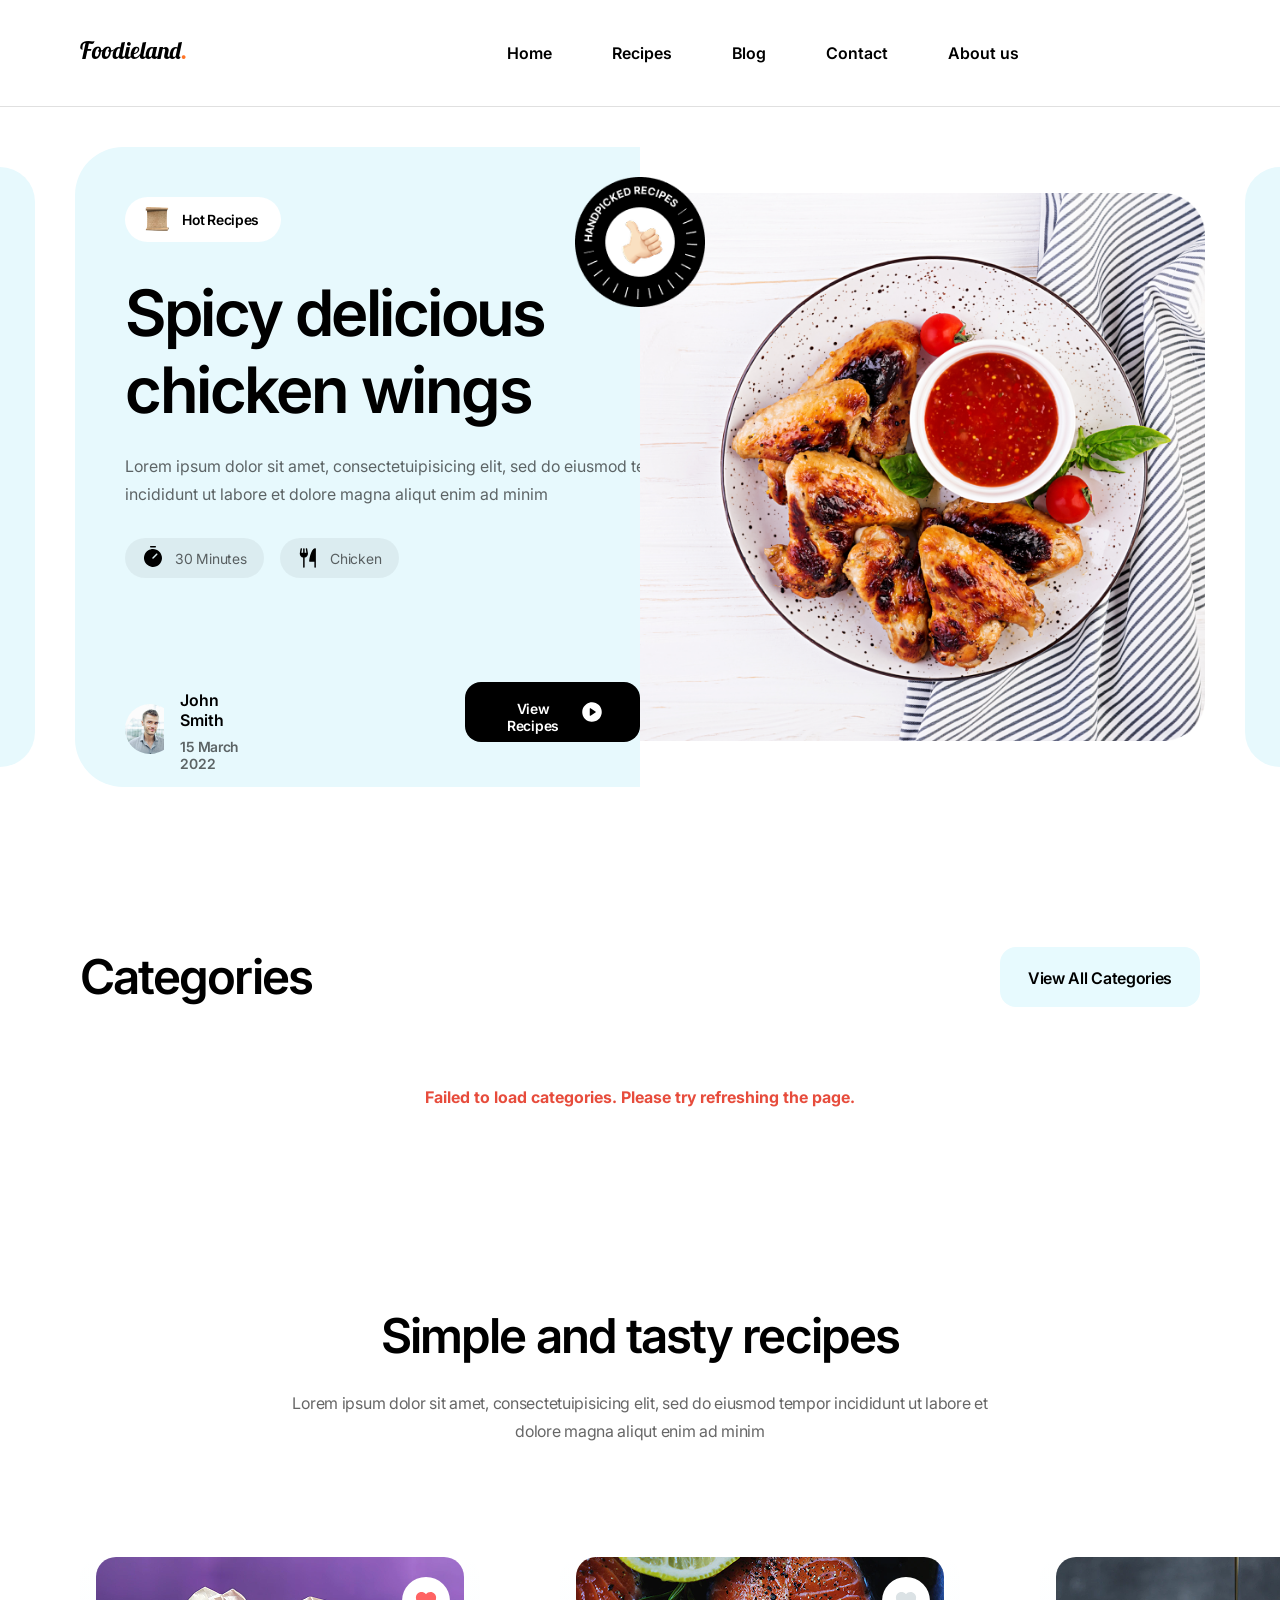
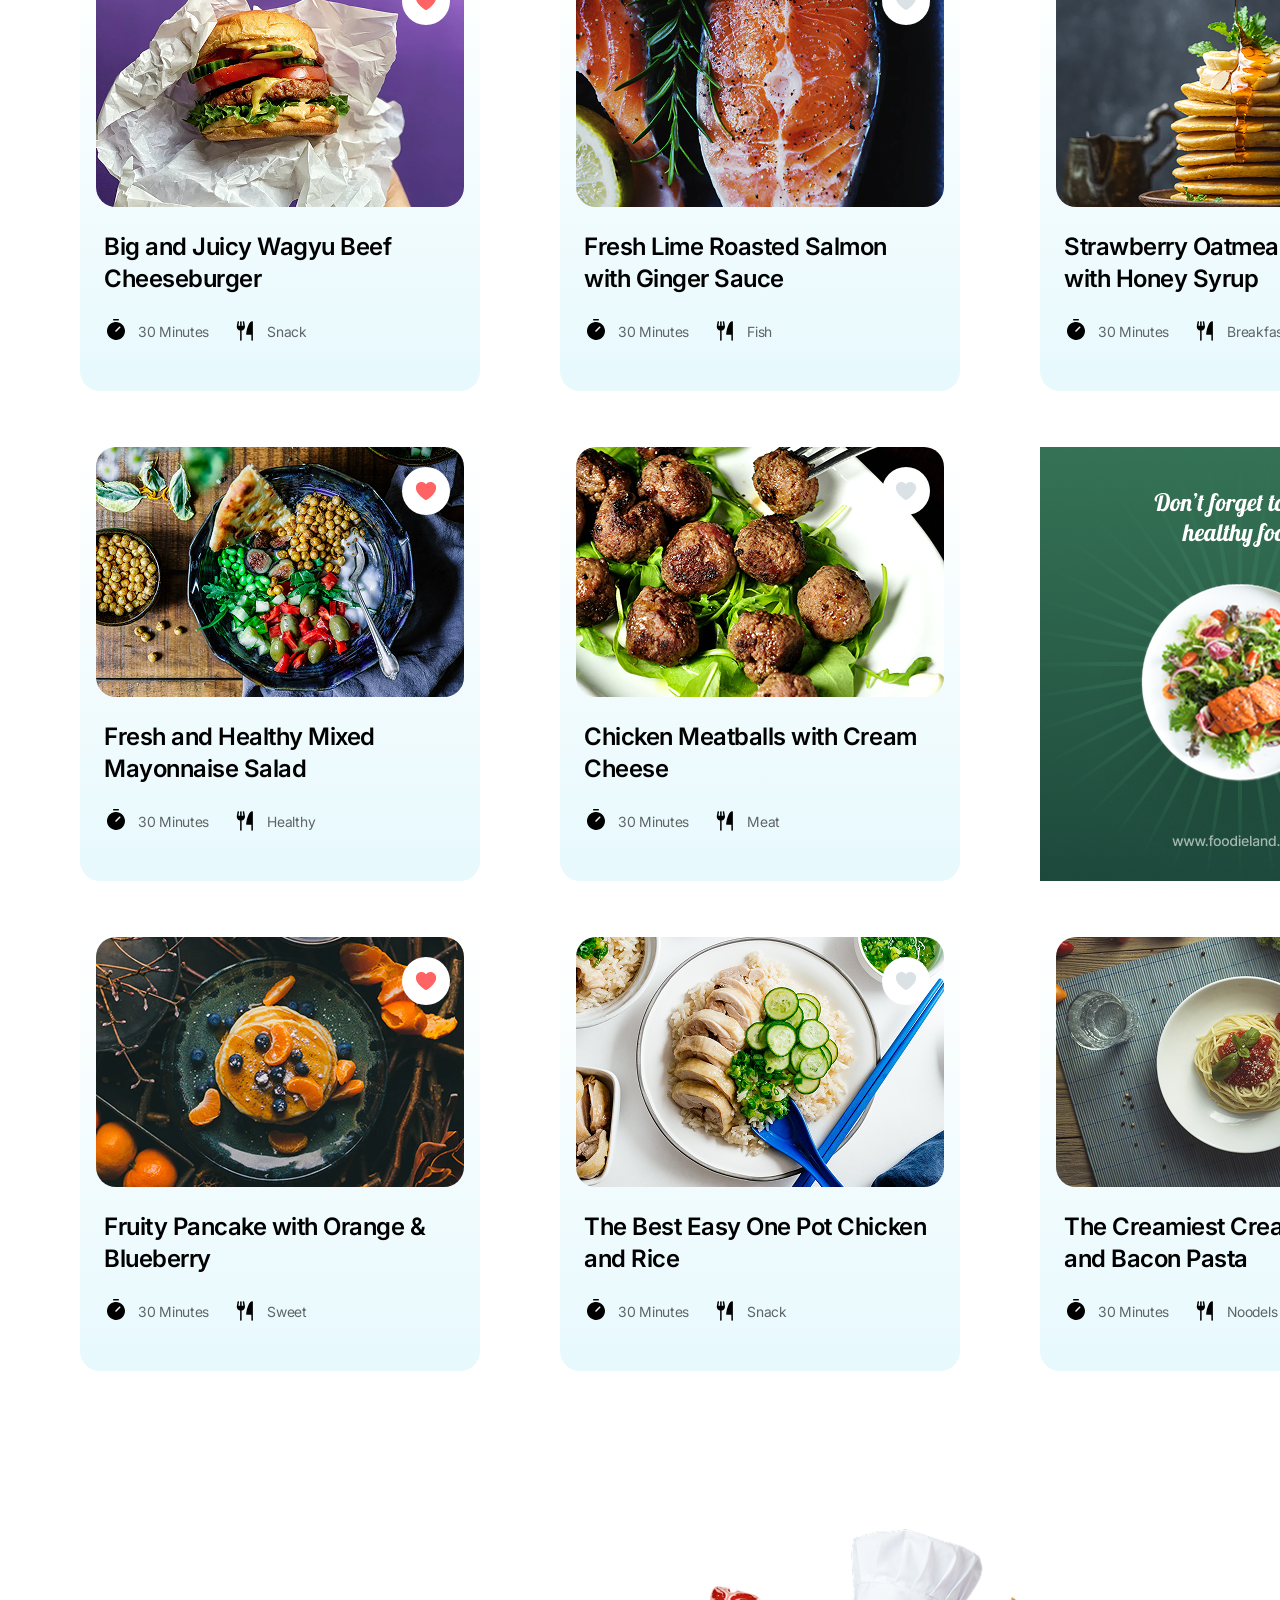
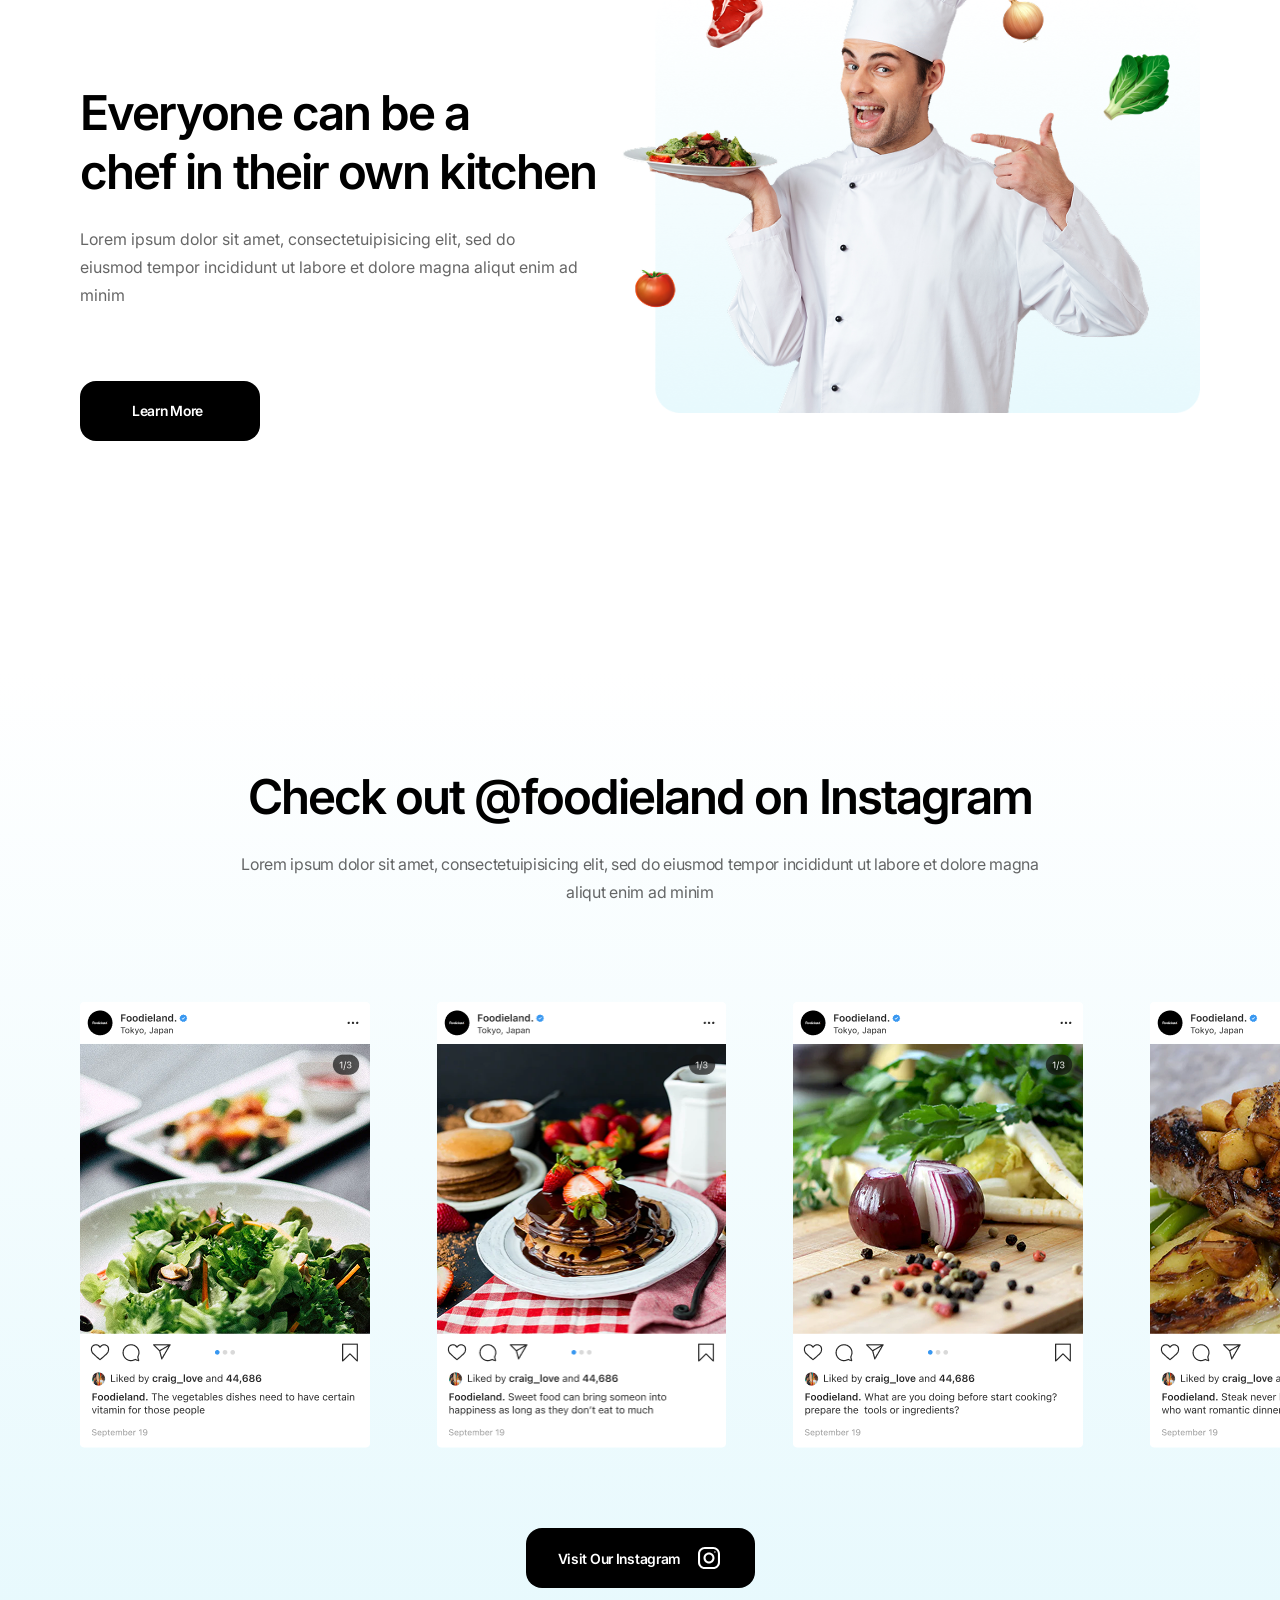
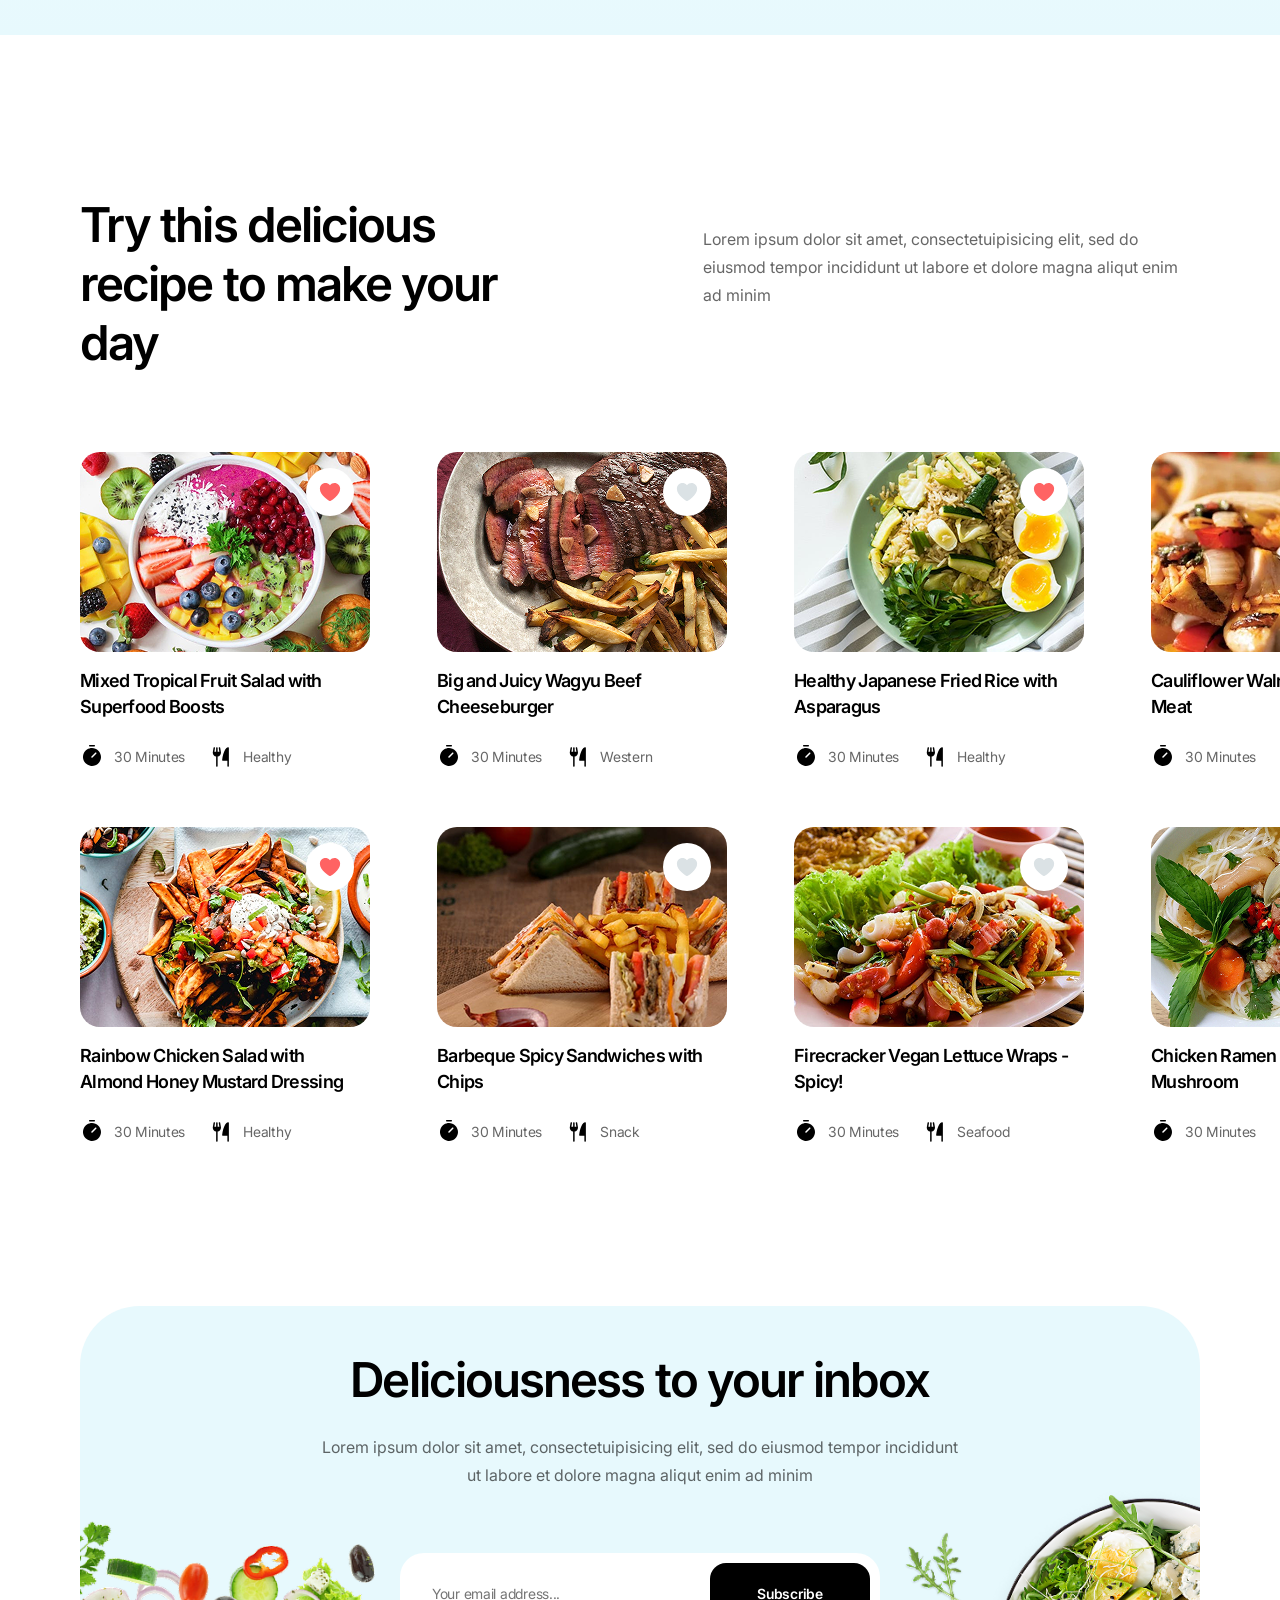
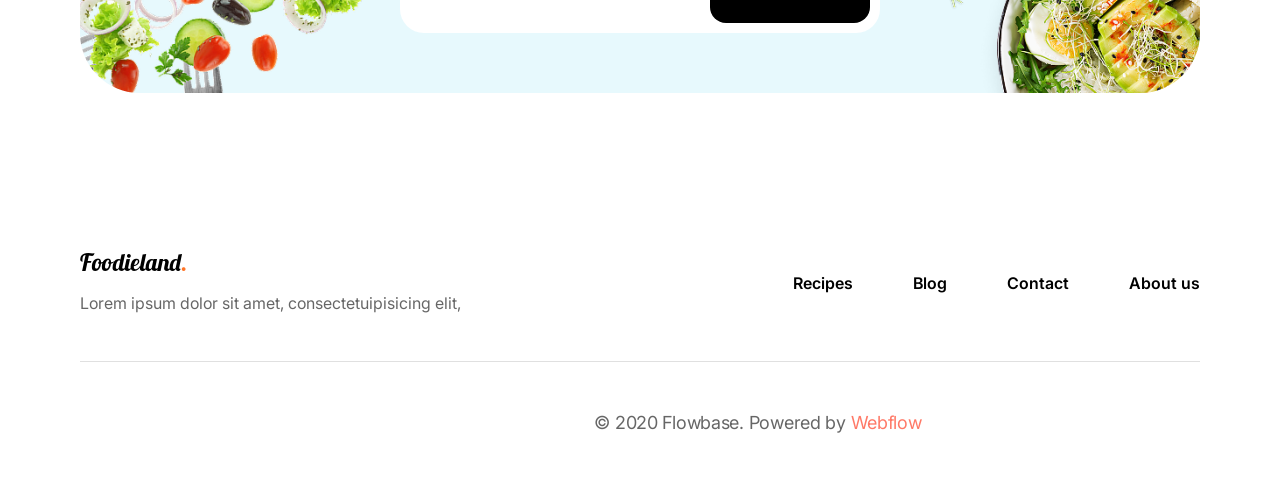
<file: index.html>
<!doctype html>
<html lang="en">
  <head>
    <meta charset="UTF-8" />
    <meta name="viewport" content="width=device-width, initial-scale=1.0" />
    <title>Home Page</title>
    <link rel="stylesheet" href="styles/common.css" />
    <link rel="stylesheet" href="styles/home_styles.css" />
  </head>

  <body>
    <header>
      <div class="container">
        <div class="logo">
          <span class="logo-text"
            >Foodieland<span class="logo-accent">.</span></span
          >
        </div>

        <nav class="nav-menu">
          <a href="index.html" data-page="index.html">Home</a>
          <a href="recipe.html" data-page="recipe.html">Recipes</a>
          <a href="blog.html" data-page="blog.html">Blog</a>
          <a href="contact.html" data-page="contact.html">Contact</a>
          <a href="about_us.html" data-page="about_us.html">About us</a>
          <div class="mobile-social-links">
            <a href="facebook.com">
              <img src="images/facebook.svg" alt="Facebook icon" />
            </a>
            <a href="x.com">
              <img src="images/twitter.svg" alt="X icon" />
            </a>
            <a href="Instagram.com">
              <img src="images/instagram.svg" alt="Instagram icon" />
            </a>
          </div>
        </nav>

        <div class="social-links">
          <a href="facebook.com">
            <img src="images/facebook.svg" alt="Facebook icon" />
          </a>
          <a href="x.com">
            <img src="images/twitter.svg" alt="X icon" />
          </a>
          <a href="Instagram.com">
            <img src="images/instagram.svg" alt="Instagram icon" />
          </a>
        </div>

        <div class="hamburger">
          <span class="bar"></span>
          <span class="bar"></span>
          <span class="bar"></span>
        </div>
      </div>
    </header>

    <main class="container">
      <section class="carousel">
        <div class="lside"></div>
        <div class="recipe-card">
          <div class="blue-section">
            <div class="topic">
              <img src="images/scroll.svg" />
              <h3>Hot Recipes</h3>
            </div>

            <div class="properties">
              <h3>Spicy delicious chicken wings</h3>
              <p>
                Lorem ipsum dolor sit amet, consectetuipisicing elit, sed do
                eiusmod tempor incididunt ut labore et dolore magna aliqut enim
                ad minim
              </p>
            </div>

            <div class="info">
              <div class="time">
                <img src="images/timer.svg" />
                <p>30 Minutes</p>
              </div>
              <div class="type">
                <img src="images/forkknife.svg" />
                <p>Chicken</p>
              </div>
            </div>

            <div class="card-bottom">
              <div class="profile">
                <div class="avatar"></div>
                <div class="publish">
                  <p class="author">John Smith</p>
                  <p class="date">15 March 2022</p>
                </div>
              </div>
              <button id="view-recipe-btn">
                <div>
                  <p>View Recipes</p>
                  <img src="images/play.svg" />
                </div>
              </button>
            </div>
          </div>

          <div class="food-section">
            <img
              src="images/plate.png"
              alt="Chicken wings on plate"
              class="plate"
            />
          </div>

          <img
            src="images/badge.png"
            alt="Handpicked recipes badge"
            class="badge"
          />
        </div>
        <div class="rside"></div>
      </section>

      <section class="categories">
        <div class="heading">
          <h3>Categories</h3>
          <a href="categories.html">View All Categories</a>
        </div>
        <div class="cat-list" id="category-list"></div>
      </section>

      <section class="recipes">
        <div class="attribution">
          <h1>Simple and tasty recipes</h1>
          <p>
            Lorem ipsum dolor sit amet, consectetuipisicing elit, sed do eiusmod
            tempor incididunt ut labore et dolore magna aliqut enim ad minim
          </p>
        </div>

        <div class="recipes-grid">
          <article>
            <a href="recipe.html">
              <div class="visual">
                <button class="btn-like">
                  <svg
                    width="48"
                    height="48"
                    viewBox="0 0 48 48"
                    fill="none"
                    xmlns="http://www.w3.org/2000/svg"
                  >
                    <circle cx="24" cy="24" r="24" fill="white" />
                    <g filter="url(#filter0_d_101_791)">
                      <path
                        d="M28.5022 15C27.6291 14.9985 26.7677 15.2008 25.9865 15.5907C25.2052 15.9807 24.5258 16.5475 24.0022 17.2462C23.293 16.3027 22.3051 15.606 21.1782 15.2548C20.0513 14.9036 18.8426 14.9157 17.7229 15.2894C16.6033 15.663 15.6295 16.3793 14.9393 17.3368C14.2492 18.2943 13.8776 19.4447 13.8772 20.625C13.8772 27.3621 23.2373 32.6813 23.6357 32.9044C23.7477 32.9671 23.8739 33 24.0022 33C24.1305 33 24.2567 32.9671 24.3687 32.9044C26.0902 31.8961 27.7059 30.7173 29.1914 29.3856C32.4665 26.438 34.1272 23.4905 34.1272 20.625C34.1255 19.1337 33.5323 17.7039 32.4778 16.6494C31.4233 15.5949 29.9935 15.0017 28.5022 15Z"
                        fill="#FF6363"
                      />
                    </g>
                  </svg>
                </button>
                <img src="images/r1.png" alt="Hamburger photo" />
              </div>
              <div class="title">
                <p>Big and Juicy Wagyu Beef Cheeseburger</p>
                <div class="info">
                  <div class="time">
                    <img src="images/timer.svg" />
                    <p>30 Minutes</p>
                  </div>
                  <div class="type">
                    <img src="images/forkknife.svg" />
                    <p>Snack</p>
                  </div>
                </div>
              </div>
            </a>
          </article>

          <article>
            <a href="recipe.html">
              <div class="visual">
                <button class="btn-like">
                  <svg
                    width="48"
                    height="48"
                    viewBox="0 0 48 48"
                    fill="none"
                    xmlns="http://www.w3.org/2000/svg"
                  >
                    <circle cx="24" cy="24" r="24" fill="white" />
                    <path
                      d="M28.5022 15C27.6291 14.9985 26.7677 15.2008 25.9865 15.5907C25.2052 15.9807 24.5258 16.5475 24.0022 17.2462C23.293 16.3027 22.3051 15.606 21.1782 15.2548C20.0513 14.9036 18.8426 14.9157 17.7229 15.2894C16.6033 15.663 15.6295 16.3793 14.9393 17.3368C14.2492 18.2943 13.8776 19.4447 13.8772 20.625C13.8772 27.3621 23.2373 32.6813 23.6357 32.9044C23.7477 32.9671 23.8739 33 24.0022 33C24.1305 33 24.2567 32.9671 24.3687 32.9044C26.0902 31.8961 27.7059 30.7173 29.1914 29.3856C32.4665 26.438 34.1272 23.4905 34.1272 20.625C34.1255 19.1337 33.5323 17.7039 32.4778 16.6494C31.4233 15.5949 29.9935 15.0017 28.5022 15Z"
                      fill="#DBE2E5"
                    />
                  </svg>
                </button>
                <img src="images/r2.png" alt="Salmon photo" />
              </div>
              <div class="title">
                <p>Fresh Lime Roasted Salmon with Ginger Sauce</p>
                <div class="info">
                  <div class="time">
                    <img src="images/timer.svg" />
                    <p>30 Minutes</p>
                  </div>
                  <div class="type">
                    <img src="images/forkknife.svg" />
                    <p>Fish</p>
                  </div>
                </div>
              </div>
            </a>
          </article>

          <article>
            <a href="recipe.html">
              <div class="visual">
                <button class="btn-like">
                  <svg
                    width="48"
                    height="48"
                    viewBox="0 0 48 48"
                    fill="none"
                    xmlns="http://www.w3.org/2000/svg"
                  >
                    <circle cx="24" cy="24" r="24" fill="white" />
                    <path
                      d="M28.5022 15C27.6291 14.9985 26.7677 15.2008 25.9865 15.5907C25.2052 15.9807 24.5258 16.5475 24.0022 17.2462C23.293 16.3027 22.3051 15.606 21.1782 15.2548C20.0513 14.9036 18.8426 14.9157 17.7229 15.2894C16.6033 15.663 15.6295 16.3793 14.9393 17.3368C14.2492 18.2943 13.8776 19.4447 13.8772 20.625C13.8772 27.3621 23.2373 32.6813 23.6357 32.9044C23.7477 32.9671 23.8739 33 24.0022 33C24.1305 33 24.2567 32.9671 24.3687 32.9044C26.0902 31.8961 27.7059 30.7173 29.1914 29.3856C32.4665 26.438 34.1272 23.4905 34.1272 20.625C34.1255 19.1337 33.5323 17.7039 32.4778 16.6494C31.4233 15.5949 29.9935 15.0017 28.5022 15Z"
                      fill="#DBE2E5"
                    />
                  </svg>
                </button>
                <img src="images/r3.png" alt="Pancake photo" />
              </div>
              <div class="title">
                <p>Strawberry Oatmeal Pancake with Honey Syrup</p>
                <div class="info">
                  <div class="time">
                    <img src="images/timer.svg" />
                    <p>30 Minutes</p>
                  </div>
                  <div class="type">
                    <img src="images/forkknife.svg" />
                    <p>Breakfast</p>
                  </div>
                </div>
              </div>
            </a>
          </article>

          <article>
            <a href="recipe.html">
              <div class="visual">
                <button class="btn-like">
                  <svg
                    width="48"
                    height="48"
                    viewBox="0 0 48 48"
                    fill="none"
                    xmlns="http://www.w3.org/2000/svg"
                  >
                    <circle cx="24" cy="24" r="24" fill="white" />
                    <g filter="url(#filter0_d_101_791)">
                      <path
                        d="M28.5022 15C27.6291 14.9985 26.7677 15.2008 25.9865 15.5907C25.2052 15.9807 24.5258 16.5475 24.0022 17.2462C23.293 16.3027 22.3051 15.606 21.1782 15.2548C20.0513 14.9036 18.8426 14.9157 17.7229 15.2894C16.6033 15.663 15.6295 16.3793 14.9393 17.3368C14.2492 18.2943 13.8776 19.4447 13.8772 20.625C13.8772 27.3621 23.2373 32.6813 23.6357 32.9044C23.7477 32.9671 23.8739 33 24.0022 33C24.1305 33 24.2567 32.9671 24.3687 32.9044C26.0902 31.8961 27.7059 30.7173 29.1914 29.3856C32.4665 26.438 34.1272 23.4905 34.1272 20.625C34.1255 19.1337 33.5323 17.7039 32.4778 16.6494C31.4233 15.5949 29.9935 15.0017 28.5022 15Z"
                        fill="#FF6363"
                      />
                    </g>
                  </svg>
                </button>
                <img src="images/r4.png" alt="Healthy food photo" />
              </div>
              <div class="title">
                <p>Fresh and Healthy Mixed Mayonnaise Salad</p>
                <div class="info">
                  <div class="time">
                    <img src="images/timer.svg" />
                    <p>30 Minutes</p>
                  </div>
                  <div class="type">
                    <img src="images/forkknife.svg" />
                    <p>Healthy</p>
                  </div>
                </div>
              </div>
            </a>
          </article>

          <article>
            <a href="recipe.html">
              <div class="visual">
                <button class="btn-like">
                  <svg
                    width="48"
                    height="48"
                    viewBox="0 0 48 48"
                    fill="none"
                    xmlns="http://www.w3.org/2000/svg"
                  >
                    <circle cx="24" cy="24" r="24" fill="white" />
                    <path
                      d="M28.5022 15C27.6291 14.9985 26.7677 15.2008 25.9865 15.5907C25.2052 15.9807 24.5258 16.5475 24.0022 17.2462C23.293 16.3027 22.3051 15.606 21.1782 15.2548C20.0513 14.9036 18.8426 14.9157 17.7229 15.2894C16.6033 15.663 15.6295 16.3793 14.9393 17.3368C14.2492 18.2943 13.8776 19.4447 13.8772 20.625C13.8772 27.3621 23.2373 32.6813 23.6357 32.9044C23.7477 32.9671 23.8739 33 24.0022 33C24.1305 33 24.2567 32.9671 24.3687 32.9044C26.0902 31.8961 27.7059 30.7173 29.1914 29.3856C32.4665 26.438 34.1272 23.4905 34.1272 20.625C34.1255 19.1337 33.5323 17.7039 32.4778 16.6494C31.4233 15.5949 29.9935 15.0017 28.5022 15Z"
                      fill="#DBE2E5"
                    />
                  </svg>
                </button>
                <img src="images/r5.png" alt="Meatballs photo" />
              </div>
              <div class="title">
                <p>Chicken Meatballs with Cream Cheese</p>
                <div class="info">
                  <div class="time">
                    <img src="images/timer.svg" />
                    <p>30 Minutes</p>
                  </div>
                  <div class="type">
                    <img src="images/forkknife.svg" />
                    <p>Meat</p>
                  </div>
                </div>
              </div>
            </a>
          </article>

          <a href="index.html" class="ad"> </a>

          <article>
            <a href="recipe.html">
              <div class="visual">
                <button class="btn-like">
                  <svg
                    width="48"
                    height="48"
                    viewBox="0 0 48 48"
                    fill="none"
                    xmlns="http://www.w3.org/2000/svg"
                  >
                    <circle cx="24" cy="24" r="24" fill="white" />
                    <g filter="url(#filter0_d_101_791)">
                      <path
                        d="M28.5022 15C27.6291 14.9985 26.7677 15.2008 25.9865 15.5907C25.2052 15.9807 24.5258 16.5475 24.0022 17.2462C23.293 16.3027 22.3051 15.606 21.1782 15.2548C20.0513 14.9036 18.8426 14.9157 17.7229 15.2894C16.6033 15.663 15.6295 16.3793 14.9393 17.3368C14.2492 18.2943 13.8776 19.4447 13.8772 20.625C13.8772 27.3621 23.2373 32.6813 23.6357 32.9044C23.7477 32.9671 23.8739 33 24.0022 33C24.1305 33 24.2567 32.9671 24.3687 32.9044C26.0902 31.8961 27.7059 30.7173 29.1914 29.3856C32.4665 26.438 34.1272 23.4905 34.1272 20.625C34.1255 19.1337 33.5323 17.7039 32.4778 16.6494C31.4233 15.5949 29.9935 15.0017 28.5022 15Z"
                        fill="#FF6363"
                      />
                    </g>
                  </svg>
                </button>
                <img src="images/r7.png" alt="Pancake photo" />
              </div>
              <div class="title">
                <p>Fruity Pancake with Orange & Blueberry</p>
                <div class="info">
                  <div class="time">
                    <img src="images/timer.svg" />
                    <p>30 Minutes</p>
                  </div>
                  <div class="type">
                    <img src="images/forkknife.svg" />
                    <p>Sweet</p>
                  </div>
                </div>
              </div>
            </a>
          </article>

          <article>
            <a href="recipe.html">
              <div class="visual">
                <button class="btn-like">
                  <svg
                    width="48"
                    height="48"
                    viewBox="0 0 48 48"
                    fill="none"
                    xmlns="http://www.w3.org/2000/svg"
                  >
                    <circle cx="24" cy="24" r="24" fill="white" />
                    <path
                      d="M28.5022 15C27.6291 14.9985 26.7677 15.2008 25.9865 15.5907C25.2052 15.9807 24.5258 16.5475 24.0022 17.2462C23.293 16.3027 22.3051 15.606 21.1782 15.2548C20.0513 14.9036 18.8426 14.9157 17.7229 15.2894C16.6033 15.663 15.6295 16.3793 14.9393 17.3368C14.2492 18.2943 13.8776 19.4447 13.8772 20.625C13.8772 27.3621 23.2373 32.6813 23.6357 32.9044C23.7477 32.9671 23.8739 33 24.0022 33C24.1305 33 24.2567 32.9671 24.3687 32.9044C26.0902 31.8961 27.7059 30.7173 29.1914 29.3856C32.4665 26.438 34.1272 23.4905 34.1272 20.625C34.1255 19.1337 33.5323 17.7039 32.4778 16.6494C31.4233 15.5949 29.9935 15.0017 28.5022 15Z"
                      fill="#DBE2E5"
                    />
                  </svg>
                </button>
                <img src="images/r8.png" alt="Snack photo" />
              </div>
              <div class="title">
                <p>The Best Easy One Pot Chicken and Rice</p>
                <div class="info">
                  <div class="time">
                    <img src="images/timer.svg" />
                    <p>30 Minutes</p>
                  </div>
                  <div class="type">
                    <img src="images/forkknife.svg" />
                    <p>Snack</p>
                  </div>
                </div>
              </div>
            </a>
          </article>

          <article>
            <a href="recipe.html">
              <div class="visual">
                <button class="btn-like">
                  <svg
                    width="48"
                    height="48"
                    viewBox="0 0 48 48"
                    fill="none"
                    xmlns="http://www.w3.org/2000/svg"
                  >
                    <circle cx="24" cy="24" r="24" fill="white" />
                    <path
                      d="M28.5022 15C27.6291 14.9985 26.7677 15.2008 25.9865 15.5907C25.2052 15.9807 24.5258 16.5475 24.0022 17.2462C23.293 16.3027 22.3051 15.606 21.1782 15.2548C20.0513 14.9036 18.8426 14.9157 17.7229 15.2894C16.6033 15.663 15.6295 16.3793 14.9393 17.3368C14.2492 18.2943 13.8776 19.4447 13.8772 20.625C13.8772 27.3621 23.2373 32.6813 23.6357 32.9044C23.7477 32.9671 23.8739 33 24.0022 33C24.1305 33 24.2567 32.9671 24.3687 32.9044C26.0902 31.8961 27.7059 30.7173 29.1914 29.3856C32.4665 26.438 34.1272 23.4905 34.1272 20.625C34.1255 19.1337 33.5323 17.7039 32.4778 16.6494C31.4233 15.5949 29.9935 15.0017 28.5022 15Z"
                      fill="#DBE2E5"
                    />
                  </svg>
                </button>
                <img src="images/r9.png" alt="Noodle photo" />
              </div>
              <div class="title">
                <p>The Creamiest Creamy Chicken and Bacon Pasta</p>
                <div class="info">
                  <div class="time">
                    <img src="images/timer.svg" />
                    <p>30 Minutes</p>
                  </div>
                  <div class="type">
                    <img src="images/forkknife.svg" />
                    <p>Noodels</p>
                  </div>
                </div>
              </div>
            </a>
          </article>
        </div>
      </section>

      <section class="learn-more">
        <div class="motto">
          <h5>Everyone can be a <br />chef in their own kitchen</h5>
          <p>
            Lorem ipsum dolor sit amet, consectetuipisicing elit, sed do eiusmod
            tempor incididunt ut labore et dolore magna aliqut enim ad minim
          </p>
          <a href="about_us.html">Learn More</a>
        </div>
        <div class="chef"></div>
      </section>

      <section class="insta">
        <div class="attribution">
          <h4>Check out @foodieland on Instagram</h4>
          <p>
            Lorem ipsum dolor sit amet, consectetuipisicing elit, sed do eiusmod
            tempor incididunt ut labore et dolore magna aliqut enim ad minim
          </p>
        </div>

        <div class="social-posts">
          <img src="images/post0.png" alt="Instagram post Screenshot" />
          <img src="images/post1.png" alt="Instagram post Screenshot" />
          <img src="images/post2.png" alt="Instagram post Screenshot" />
          <img src="images/post3.png" alt="Instagram post Screenshot" />
        </div>

        <a href="instagram.com">
          <div class="ref">
            <p>Visit Our Instagram</p>
            <img src="images/instawhite.svg" />
          </div>
        </a>
      </section>

      <section class="daily">
        <div class="description">
          <h2>Try this delicious recipe to make your day</h2>
          <p>
            Lorem ipsum dolor sit amet, consectetuipisicing elit, sed do eiusmod
            tempor incididunt ut labore et dolore magna aliqut enim ad minim
          </p>
        </div>

        <div class="recipes-grid">
          <article>
            <a href="recipe.html">
              <div class="visual">
                <button class="btn-like">
                  <svg
                    width="48"
                    height="48"
                    viewBox="0 0 48 48"
                    fill="none"
                    xmlns="http://www.w3.org/2000/svg"
                  >
                    <circle cx="24" cy="24" r="24" fill="white" />
                    <g filter="url(#filter0_d_101_791)">
                      <path
                        d="M28.5022 15C27.6291 14.9985 26.7677 15.2008 25.9865 15.5907C25.2052 15.9807 24.5258 16.5475 24.0022 17.2462C23.293 16.3027 22.3051 15.606 21.1782 15.2548C20.0513 14.9036 18.8426 14.9157 17.7229 15.2894C16.6033 15.663 15.6295 16.3793 14.9393 17.3368C14.2492 18.2943 13.8776 19.4447 13.8772 20.625C13.8772 27.3621 23.2373 32.6813 23.6357 32.9044C23.7477 32.9671 23.8739 33 24.0022 33C24.1305 33 24.2567 32.9671 24.3687 32.9044C26.0902 31.8961 27.7059 30.7173 29.1914 29.3856C32.4665 26.438 34.1272 23.4905 34.1272 20.625C34.1255 19.1337 33.5323 17.7039 32.4778 16.6494C31.4233 15.5949 29.9935 15.0017 28.5022 15Z"
                        fill="#FF6363"
                      />
                    </g>
                  </svg>
                </button>
                <img src="images/d1.png" alt="Healthy food photo" />
              </div>
              <div class="title">
                <p>Mixed Tropical Fruit Salad with Superfood Boosts</p>
                <div class="info">
                  <div class="time">
                    <img src="images/timer.svg" />
                    <p>30 Minutes</p>
                  </div>
                  <div class="type">
                    <img src="images/forkknife.svg" />
                    <p>Healthy</p>
                  </div>
                </div>
              </div>
            </a>
          </article>
          <article>
            <a href="recipe.html">
              <div class="visual">
                <button class="btn-like">
                  <svg
                    width="48"
                    height="48"
                    viewBox="0 0 48 48"
                    fill="none"
                    xmlns="http://www.w3.org/2000/svg"
                  >
                    <circle cx="24" cy="24" r="24" fill="white" />
                    <path
                      d="M28.5022 15C27.6291 14.9985 26.7677 15.2008 25.9865 15.5907C25.2052 15.9807 24.5258 16.5475 24.0022 17.2462C23.293 16.3027 22.3051 15.606 21.1782 15.2548C20.0513 14.9036 18.8426 14.9157 17.7229 15.2894C16.6033 15.663 15.6295 16.3793 14.9393 17.3368C14.2492 18.2943 13.8776 19.4447 13.8772 20.625C13.8772 27.3621 23.2373 32.6813 23.6357 32.9044C23.7477 32.9671 23.8739 33 24.0022 33C24.1305 33 24.2567 32.9671 24.3687 32.9044C26.0902 31.8961 27.7059 30.7173 29.1914 29.3856C32.4665 26.438 34.1272 23.4905 34.1272 20.625C34.1255 19.1337 33.5323 17.7039 32.4778 16.6494C31.4233 15.5949 29.9935 15.0017 28.5022 15Z"
                      fill="#DBE2E5"
                    />
                  </svg>
                </button>
                <img src="images/d2.png" alt="Steak photo" />
              </div>
              <div class="title">
                <p>Big and Juicy Wagyu Beef Cheeseburger</p>
                <div class="info">
                  <div class="time">
                    <img src="images/timer.svg" />
                    <p>30 Minutes</p>
                  </div>
                  <div class="type">
                    <img src="images/forkknife.svg" />
                    <p>Western</p>
                  </div>
                </div>
              </div>
            </a>
          </article>
          <article>
            <a href="recipe.html">
              <div class="visual">
                <button class="btn-like">
                  <svg
                    width="48"
                    height="48"
                    viewBox="0 0 48 48"
                    fill="none"
                    xmlns="http://www.w3.org/2000/svg"
                  >
                    <circle cx="24" cy="24" r="24" fill="white" />
                    <g filter="url(#filter0_d_101_791)">
                      <path
                        d="M28.5022 15C27.6291 14.9985 26.7677 15.2008 25.9865 15.5907C25.2052 15.9807 24.5258 16.5475 24.0022 17.2462C23.293 16.3027 22.3051 15.606 21.1782 15.2548C20.0513 14.9036 18.8426 14.9157 17.7229 15.2894C16.6033 15.663 15.6295 16.3793 14.9393 17.3368C14.2492 18.2943 13.8776 19.4447 13.8772 20.625C13.8772 27.3621 23.2373 32.6813 23.6357 32.9044C23.7477 32.9671 23.8739 33 24.0022 33C24.1305 33 24.2567 32.9671 24.3687 32.9044C26.0902 31.8961 27.7059 30.7173 29.1914 29.3856C32.4665 26.438 34.1272 23.4905 34.1272 20.625C34.1255 19.1337 33.5323 17.7039 32.4778 16.6494C31.4233 15.5949 29.9935 15.0017 28.5022 15Z"
                        fill="#FF6363"
                      />
                    </g>
                  </svg>
                </button>
                <img src="images/d3.png" alt="Healthy food photo" />
              </div>
              <div class="title">
                <p>Healthy Japanese Fried Rice with Asparagus</p>
                <div class="info">
                  <div class="time">
                    <img src="images/timer.svg" />
                    <p>30 Minutes</p>
                  </div>
                  <div class="type">
                    <img src="images/forkknife.svg" />
                    <p>Healthy</p>
                  </div>
                </div>
              </div>
            </a>
          </article>
          <article>
            <a href="recipe.html">
              <div class="visual">
                <button class="btn-like">
                  <svg
                    width="48"
                    height="48"
                    viewBox="0 0 48 48"
                    fill="none"
                    xmlns="http://www.w3.org/2000/svg"
                  >
                    <circle cx="24" cy="24" r="24" fill="white" />
                    <path
                      d="M28.5022 15C27.6291 14.9985 26.7677 15.2008 25.9865 15.5907C25.2052 15.9807 24.5258 16.5475 24.0022 17.2462C23.293 16.3027 22.3051 15.606 21.1782 15.2548C20.0513 14.9036 18.8426 14.9157 17.7229 15.2894C16.6033 15.663 15.6295 16.3793 14.9393 17.3368C14.2492 18.2943 13.8776 19.4447 13.8772 20.625C13.8772 27.3621 23.2373 32.6813 23.6357 32.9044C23.7477 32.9671 23.8739 33 24.0022 33C24.1305 33 24.2567 32.9671 24.3687 32.9044C26.0902 31.8961 27.7059 30.7173 29.1914 29.3856C32.4665 26.438 34.1272 23.4905 34.1272 20.625C34.1255 19.1337 33.5323 17.7039 32.4778 16.6494C31.4233 15.5949 29.9935 15.0017 28.5022 15Z"
                      fill="#DBE2E5"
                    />
                  </svg>
                </button>
                <img src="images/d4.png" alt="Eastern food photo" />
              </div>
              <div class="title">
                <p>Cauliflower Walnut Vegetarian Taco Meat</p>
                <div class="info">
                  <div class="time">
                    <img src="images/timer.svg" />
                    <p>30 Minutes</p>
                  </div>
                  <div class="type">
                    <img src="images/forkknife.svg" />
                    <p>Eastern</p>
                  </div>
                </div>
              </div>
            </a>
          </article>
          <article>
            <a href="recipe.html">
              <div class="visual">
                <button class="btn-like">
                  <svg
                    width="48"
                    height="48"
                    viewBox="0 0 48 48"
                    fill="none"
                    xmlns="http://www.w3.org/2000/svg"
                  >
                    <circle cx="24" cy="24" r="24" fill="white" />
                    <g filter="url(#filter0_d_101_791)">
                      <path
                        d="M28.5022 15C27.6291 14.9985 26.7677 15.2008 25.9865 15.5907C25.2052 15.9807 24.5258 16.5475 24.0022 17.2462C23.293 16.3027 22.3051 15.606 21.1782 15.2548C20.0513 14.9036 18.8426 14.9157 17.7229 15.2894C16.6033 15.663 15.6295 16.3793 14.9393 17.3368C14.2492 18.2943 13.8776 19.4447 13.8772 20.625C13.8772 27.3621 23.2373 32.6813 23.6357 32.9044C23.7477 32.9671 23.8739 33 24.0022 33C24.1305 33 24.2567 32.9671 24.3687 32.9044C26.0902 31.8961 27.7059 30.7173 29.1914 29.3856C32.4665 26.438 34.1272 23.4905 34.1272 20.625C34.1255 19.1337 33.5323 17.7039 32.4778 16.6494C31.4233 15.5949 29.9935 15.0017 28.5022 15Z"
                        fill="#FF6363"
                      />
                    </g>
                  </svg>
                </button>
                <img src="images/d5.png" alt="Healtht food photo" />
              </div>
              <div class="title">
                <p>Rainbow Chicken Salad with Almond Honey Mustard Dressing</p>
                <div class="info">
                  <div class="time">
                    <img src="images/timer.svg" />
                    <p>30 Minutes</p>
                  </div>
                  <div class="type">
                    <img src="images/forkknife.svg" />
                    <p>Healthy</p>
                  </div>
                </div>
              </div>
            </a>
          </article>
          <article>
            <a href="recipe.html">
              <div class="visual">
                <button class="btn-like">
                  <svg
                    width="48"
                    height="48"
                    viewBox="0 0 48 48"
                    fill="none"
                    xmlns="http://www.w3.org/2000/svg"
                  >
                    <circle cx="24" cy="24" r="24" fill="white" />
                    <path
                      d="M28.5022 15C27.6291 14.9985 26.7677 15.2008 25.9865 15.5907C25.2052 15.9807 24.5258 16.5475 24.0022 17.2462C23.293 16.3027 22.3051 15.606 21.1782 15.2548C20.0513 14.9036 18.8426 14.9157 17.7229 15.2894C16.6033 15.663 15.6295 16.3793 14.9393 17.3368C14.2492 18.2943 13.8776 19.4447 13.8772 20.625C13.8772 27.3621 23.2373 32.6813 23.6357 32.9044C23.7477 32.9671 23.8739 33 24.0022 33C24.1305 33 24.2567 32.9671 24.3687 32.9044C26.0902 31.8961 27.7059 30.7173 29.1914 29.3856C32.4665 26.438 34.1272 23.4905 34.1272 20.625C34.1255 19.1337 33.5323 17.7039 32.4778 16.6494C31.4233 15.5949 29.9935 15.0017 28.5022 15Z"
                      fill="#DBE2E5"
                    />
                  </svg>
                </button>
                <img src="images/d6.png" alt="Snack photo" />
              </div>
              <div class="title">
                <p>Barbeque Spicy Sandwiches with Chips</p>
                <div class="info">
                  <div class="time">
                    <img src="images/timer.svg" />
                    <p>30 Minutes</p>
                  </div>
                  <div class="type">
                    <img src="images/forkknife.svg" />
                    <p>Snack</p>
                  </div>
                </div>
              </div>
            </a>
          </article>
          <article>
            <a href="recipe.html">
              <div class="visual">
                <button class="btn-like">
                  <svg
                    width="48"
                    height="48"
                    viewBox="0 0 48 48"
                    fill="none"
                    xmlns="http://www.w3.org/2000/svg"
                  >
                    <circle cx="24" cy="24" r="24" fill="white" />
                    <path
                      d="M28.5022 15C27.6291 14.9985 26.7677 15.2008 25.9865 15.5907C25.2052 15.9807 24.5258 16.5475 24.0022 17.2462C23.293 16.3027 22.3051 15.606 21.1782 15.2548C20.0513 14.9036 18.8426 14.9157 17.7229 15.2894C16.6033 15.663 15.6295 16.3793 14.9393 17.3368C14.2492 18.2943 13.8776 19.4447 13.8772 20.625C13.8772 27.3621 23.2373 32.6813 23.6357 32.9044C23.7477 32.9671 23.8739 33 24.0022 33C24.1305 33 24.2567 32.9671 24.3687 32.9044C26.0902 31.8961 27.7059 30.7173 29.1914 29.3856C32.4665 26.438 34.1272 23.4905 34.1272 20.625C34.1255 19.1337 33.5323 17.7039 32.4778 16.6494C31.4233 15.5949 29.9935 15.0017 28.5022 15Z"
                      fill="#DBE2E5"
                    />
                  </svg>
                </button>
                <img src="images/d7.png" alt="Seafood photo" />
              </div>
              <div class="title">
                <p>Firecracker Vegan Lettuce Wraps - Spicy!</p>
                <div class="info">
                  <div class="time">
                    <img src="images/timer.svg" />
                    <p>30 Minutes</p>
                  </div>
                  <div class="type">
                    <img src="images/forkknife.svg" />
                    <p>Seafood</p>
                  </div>
                </div>
              </div>
            </a>
          </article>
          <article>
            <a href="recipe.html">
              <div class="visual">
                <button class="btn-like">
                  <svg
                    width="48"
                    height="48"
                    viewBox="0 0 48 48"
                    fill="none"
                    xmlns="http://www.w3.org/2000/svg"
                  >
                    <circle cx="24" cy="24" r="24" fill="white" />
                    <g filter="url(#filter0_d_101_791)">
                      <path
                        d="M28.5022 15C27.6291 14.9985 26.7677 15.2008 25.9865 15.5907C25.2052 15.9807 24.5258 16.5475 24.0022 17.2462C23.293 16.3027 22.3051 15.606 21.1782 15.2548C20.0513 14.9036 18.8426 14.9157 17.7229 15.2894C16.6033 15.663 15.6295 16.3793 14.9393 17.3368C14.2492 18.2943 13.8776 19.4447 13.8772 20.625C13.8772 27.3621 23.2373 32.6813 23.6357 32.9044C23.7477 32.9671 23.8739 33 24.0022 33C24.1305 33 24.2567 32.9671 24.3687 32.9044C26.0902 31.8961 27.7059 30.7173 29.1914 29.3856C32.4665 26.438 34.1272 23.4905 34.1272 20.625C34.1255 19.1337 33.5323 17.7039 32.4778 16.6494C31.4233 15.5949 29.9935 15.0017 28.5022 15Z"
                        fill="#FF6363"
                      />
                    </g>
                  </svg>
                </button>
                <img src="images/d8.png" alt="Japanese food photo" />
              </div>
              <div class="title">
                <p>Chicken Ramen Soup with Mushroom</p>
                <div class="info">
                  <div class="time">
                    <img src="images/timer.svg" />
                    <p>30 Minutes</p>
                  </div>
                  <div class="type">
                    <img src="images/forkknife.svg" />
                    <p>Japanese</p>
                  </div>
                </div>
              </div>
            </a>
          </article>
        </div>
      </section>

      <section class="newsletter">
        <div class="motto">
          <h6>Deliciousness to your inbox</h6>
          <p>
            Lorem ipsum dolor sit amet, consectetuipisicing elit, sed do eiusmod
            tempor incididunt ut labore et dolore magna aliqut enim ad minim
          </p>
        </div>
        <form>
          <input type="email" placeholder="Your email address..." />
          <button type="submit">Subscribe</button>
        </form>
      </section>
    </main>

    <footer>
      <div class="footer-row footer-top">
        <div class="brand">
          <div class="logo">
            <span class="logo-text"
              >Foodieland<span class="logo-accent">.</span></span
            >
          </div>

          <p class="lorem">
            Lorem ipsum dolor sit amet, consectetuipisicing elit,
          </p>
        </div>

        <nav>
          <a href="recipe.html" data-page="recipe.html">Recipes</a>
          <a href="blog.html" data-page="blog.html">Blog</a>
          <a href="contact.html" data-page="contact.html">Contact</a>
          <a href="about_us.html" data-page="about_us.html">About us</a>
        </nav>
      </div>

      <div class="footer-row footer-bottom">
        <div class="copyright">
          <span
            >© 2020 Flowbase. Powered by
            <span class="copyright-accent">Webflow</span></span
          >
        </div>

        <div class="social-links">
          <a href="facebook.com">
            <img src="images/facebook.svg" alt="Facebook icon" />
          </a>
          <a href="x.com">
            <img src="images/twitter.svg" alt="X icon" />
          </a>
          <a href="Instagram.com">
            <img src="images/instagram.svg" alt="Instagram icon" />
          </a>
        </div>
      </div>
    </footer>

    <script src="scripts/common.js"></script>
    <script src="scripts/home_script.js"></script>
  </body>
</html>
</file>
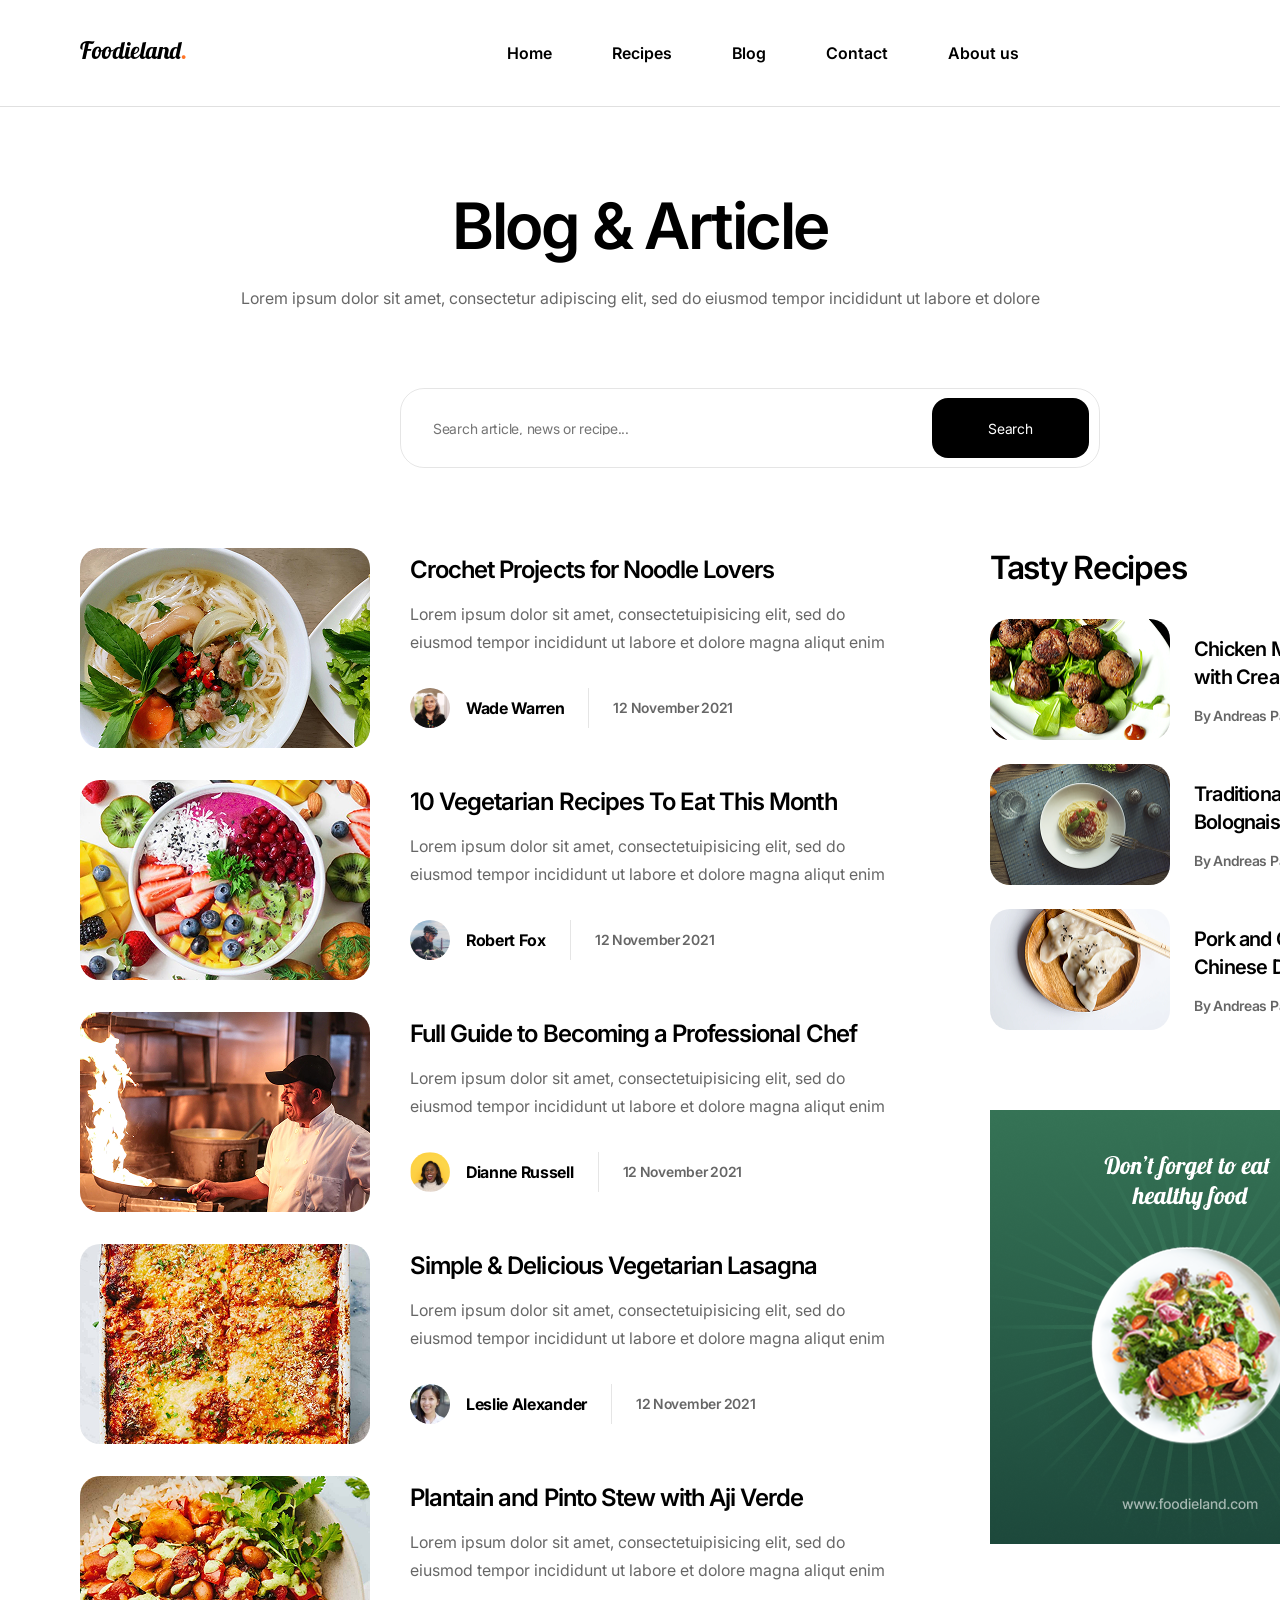
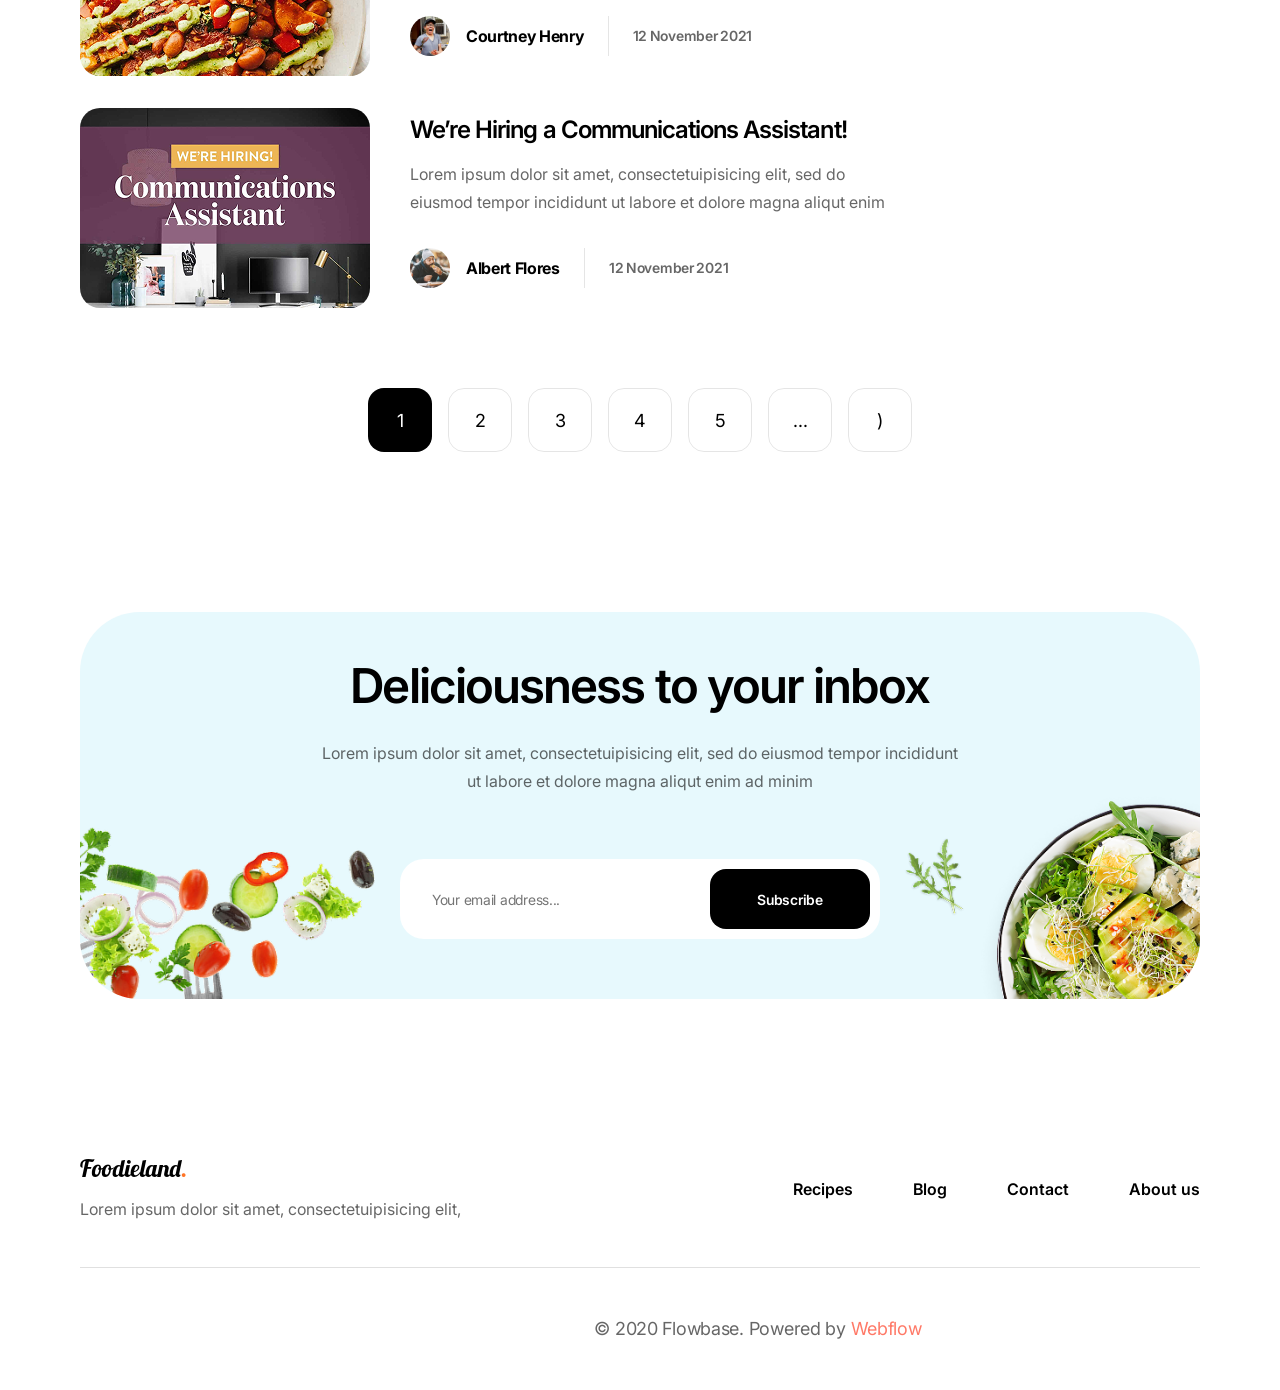
<file: blog.html>
<!doctype html>
<html lang="en">
  <head>
    <meta charset="UTF-8" />
    <meta name="viewport" content="width=device-width, initial-scale=1.0" />
    <title>Blog List Page</title>
    <link rel="stylesheet" href="styles/common.css" />
    <link rel="stylesheet" href="styles/blog_styles.css" />
  </head>

  <body>
    <header>
      <div class="container">
        <div class="logo">
          <span class="logo-text"
            >Foodieland<span class="logo-accent">.</span></span
          >
        </div>

        <nav class="nav-menu">
          <a href="index.html" data-page="index.html">Home</a>
          <a href="recipe.html" data-page="recipe.html">Recipes</a>
          <a href="blog.html" data-page="blog.html">Blog</a>
          <a href="contact.html" data-page="contact.html">Contact</a>
          <a href="about_us.html" data-page="about_us.html">About us</a>
          <div class="mobile-social-links">
            <a href="facebook.com">
              <img src="images/facebook.svg" alt="Facebook icon" />
            </a>
            <a href="x.com">
              <img src="images/twitter.svg" alt="X icon" />
            </a>
            <a href="Instagram.com">
              <img src="images/instagram.svg" alt="Instagram icon" />
            </a>
          </div>
        </nav>

        <div class="social-links">
          <a href="facebook.com">
            <img src="images/facebook.svg" alt="Facebook icon" />
          </a>
          <a href="x.com">
            <img src="images/twitter.svg" alt="X icon" />
          </a>
          <a href="Instagram.com">
            <img src="images/instagram.svg" alt="Instagram icon" />
          </a>
        </div>

        <div class="hamburger">
          <span class="bar"></span>
          <span class="bar"></span>
          <span class="bar"></span>
        </div>
      </div>
    </header>

    <main class="container">
      <section class="search-bar">
        <div class="title">
          <h1>Blog & Article</h1>
          <p>
            Lorem ipsum dolor sit amet, consectetur adipiscing elit, sed do
            eiusmod tempor incididunt ut labore et dolore
          </p>
        </div>
        <form>
          <input
            type="search"
            placeholder="Search article, news or recipe..."
          />
          <button type="submit">Search</button>
        </form>
      </section>

      <div class="content">
        <section class="articles">
          <article>
            <img
              src="images/l1.png"
              alt="Japanese food photo"
              class="thumbnail"
            />
            <div class="details">
              <div class="title">
                <h3 class="name">
                  <a href="blogPost.html">Crochet Projects for Noodle Lovers</a>
                </h3>
                <p class="caption">
                  Lorem ipsum dolor sit amet, consectetuipisicing elit, sed do
                  eiusmod tempor incididunt ut labore et dolore magna aliqut
                  enim
                </p>
              </div>
              <div class="profile">
                <div class="avatar"></div>
                <div class="publish">
                  <p class="author">Wade Warren</p>
                  <p class="date">12 November 2021</p>
                </div>
              </div>
            </div>
          </article>
          <article>
            <img
              src="images/l2.png"
              alt="Healthy food photo"
              class="thumbnail"
            />
            <div class="details">
              <div class="title">
                <h3 class="name">
                  <a href="">10 Vegetarian Recipes To Eat This Month</a>
                </h3>
                <p class="caption">
                  Lorem ipsum dolor sit amet, consectetuipisicing elit, sed do
                  eiusmod tempor incididunt ut labore et dolore magna aliqut
                  enim
                </p>
              </div>
              <div class="profile">
                <div class="avatar"></div>
                <div class="publish">
                  <p class="author">Robert Fox</p>
                  <p class="date">12 November 2021</p>
                </div>
              </div>
            </div>
          </article>
          <article>
            <img src="images/l3.png" alt="Chef photo" class="thumbnail" />
            <div class="details">
              <div class="title">
                <h3 class="name">
                  <a href="">Full Guide to Becoming a Professional Chef</a>
                </h3>
                <p class="caption">
                  Lorem ipsum dolor sit amet, consectetuipisicing elit, sed do
                  eiusmod tempor incididunt ut labore et dolore magna aliqut
                  enim
                </p>
              </div>
              <div class="profile">
                <div class="avatar"></div>
                <div class="publish">
                  <p class="author">Dianne Russell</p>
                  <p class="date">12 November 2021</p>
                </div>
              </div>
            </div>
          </article>
          <article>
            <img
              src="images/l4.png"
              alt="Vegetarian Lasagna photo"
              class="thumbnail"
            />
            <div class="details">
              <div class="title">
                <h3 class="name">
                  <a href="">Simple & Delicious Vegetarian Lasagna</a>
                </h3>
                <p class="caption">
                  Lorem ipsum dolor sit amet, consectetuipisicing elit, sed do
                  eiusmod tempor incididunt ut labore et dolore magna aliqut
                  enim
                </p>
              </div>
              <div class="profile">
                <div class="avatar"></div>
                <div class="publish">
                  <p class="author">Leslie Alexander</p>
                  <p class="date">12 November 2021</p>
                </div>
              </div>
            </div>
          </article>
          <article>
            <img src="images/l5.png" alt="Stew photo" class="thumbnail" />
            <div class="details">
              <div class="title">
                <h3 class="name">
                  <a href="">Plantain and Pinto Stew with Aji Verde</a>
                </h3>
                <p class="caption">
                  Lorem ipsum dolor sit amet, consectetuipisicing elit, sed do
                  eiusmod tempor incididunt ut labore et dolore magna aliqut
                  enim
                </p>
              </div>
              <div class="profile">
                <div class="avatar"></div>
                <div class="publish">
                  <p class="author">Courtney Henry</p>
                  <p class="date">12 November 2021</p>
                </div>
              </div>
            </div>
          </article>
          <article>
            <img
              src="images/l6.png"
              alt="promotional photo"
              class="thumbnail"
            />
            <div class="details">
              <div class="title">
                <h3 class="name">
                  <a href="">We’re Hiring a Communications Assistant!</a>
                </h3>
                <p class="caption">
                  Lorem ipsum dolor sit amet, consectetuipisicing elit, sed do
                  eiusmod tempor incididunt ut labore et dolore magna aliqut
                  enim
                </p>
              </div>
              <div class="profile">
                <div class="avatar"></div>
                <div class="publish">
                  <p class="author">Albert Flores</p>
                  <p class="date">12 November 2021</p>
                </div>
              </div>
            </div>
          </article>
        </section>
        <aside>
          <h2>Tasty Recipes</h2>
          <div class="suggestions">
            <article>
              <img src="images/s1.png" alt="Meatballs" class="thumbnail" />
              <div class="attribution">
                <h3>
                  <a href="recipe.html">
                    Chicken Meatballs with Cream Cheese
                  </a>
                </h3>
                <p>By Andreas Paula</p>
              </div>
            </article>
            <article>
              <img
                src="images/s2.png"
                alt="Japanese food photo"
                class="thumbnail"
              />
              <div class="attribution">
                <h3>
                  <a href="recipe.html"> Traditional Bolognaise Ragu </a>
                </h3>
                <p>By Andreas Paula</p>
              </div>
            </article>
            <article>
              <img
                src="images/s3.png"
                alt="Japanese food photo"
                class="thumbnail"
              />
              <div class="attribution">
                <h3>
                  <a href="recipe.html"> Pork and Chive Chinese Dumplings </a>
                </h3>
                <p>By Andreas Paula</p>
              </div>
            </article>
          </div>
          <a class="ad" href="index.html"></a>
        </aside>
      </div>

      <nav class="pagination">
        <button type="button" data-page="1" class="active">1</button>
        <button type="button" data-page="2">2</button>
        <button type="button" data-page="3">3</button>
        <button type="button">4</button>
        <button type="button">5</button>
        <button type="button">...</button>
        <button type="button">)</button>
      </nav>

      <section class="newsletter">
        <div class="motto">
          <h6>Deliciousness to your inbox</h6>
          <p>
            Lorem ipsum dolor sit amet, consectetuipisicing elit, sed do eiusmod
            tempor incididunt ut labore et dolore magna aliqut enim ad minim
          </p>
        </div>
        <form class="input">
          <input type="email" placeholder="Your email address..." />
          <button type="submit">Subscribe</button>
        </form>
      </section>
    </main>

    <footer>
      <div class="footer-row footer-top">
        <div class="brand">
          <div class="logo">
            <span class="logo-text"
              >Foodieland<span class="logo-accent">.</span></span
            >
          </div>

          <p class="lorem">
            Lorem ipsum dolor sit amet, consectetuipisicing elit,
          </p>
        </div>

        <nav>
          <a href="recipe.html" data-page="recipe.html">Recipes</a>
          <a href="blog.html" data-page="blog.html">Blog</a>
          <a href="contact.html" data-page="contact.html">Contact</a>
          <a href="about_us.html" data-page="about_us.html">About us</a>
        </nav>
      </div>

      <div class="footer-row footer-bottom">
        <div class="copyright">
          <span
            >© 2020 Flowbase. Powered by
            <span class="copyright-accent">Webflow</span></span
          >
        </div>

        <div class="social-links">
          <a href="facebook.com">
            <img src="images/facebook.svg" alt="Facebook icon" />
          </a>
          <a href="x.com">
            <img src="images/twitter.svg" alt="X icon" />
          </a>
          <a href="Instagram.com">
            <img src="images/instagram.svg" alt="Instagram icon" />
          </a>
        </div>
      </div>
    </footer>
    <script src="scripts/common.js"></script>
    <script src="scripts/blog_script.js"></script>
  </body>
</html>
</file>
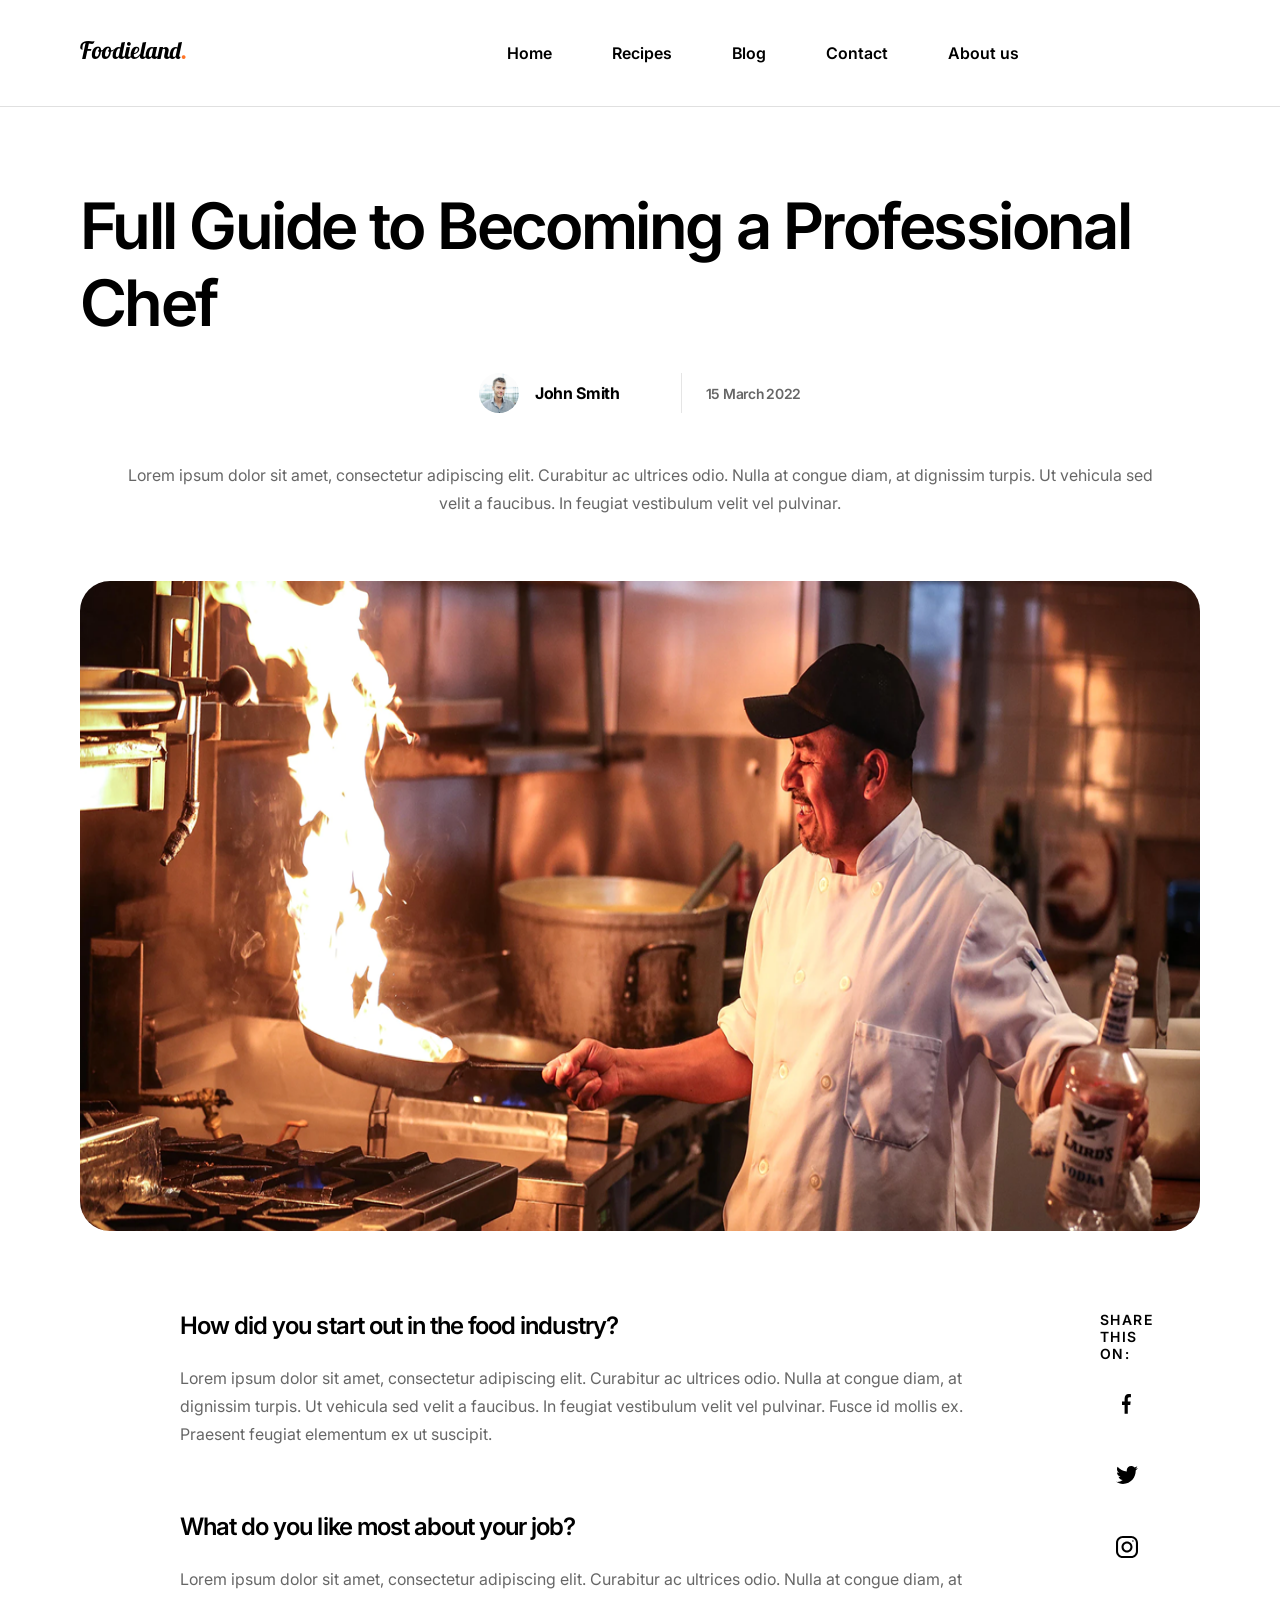
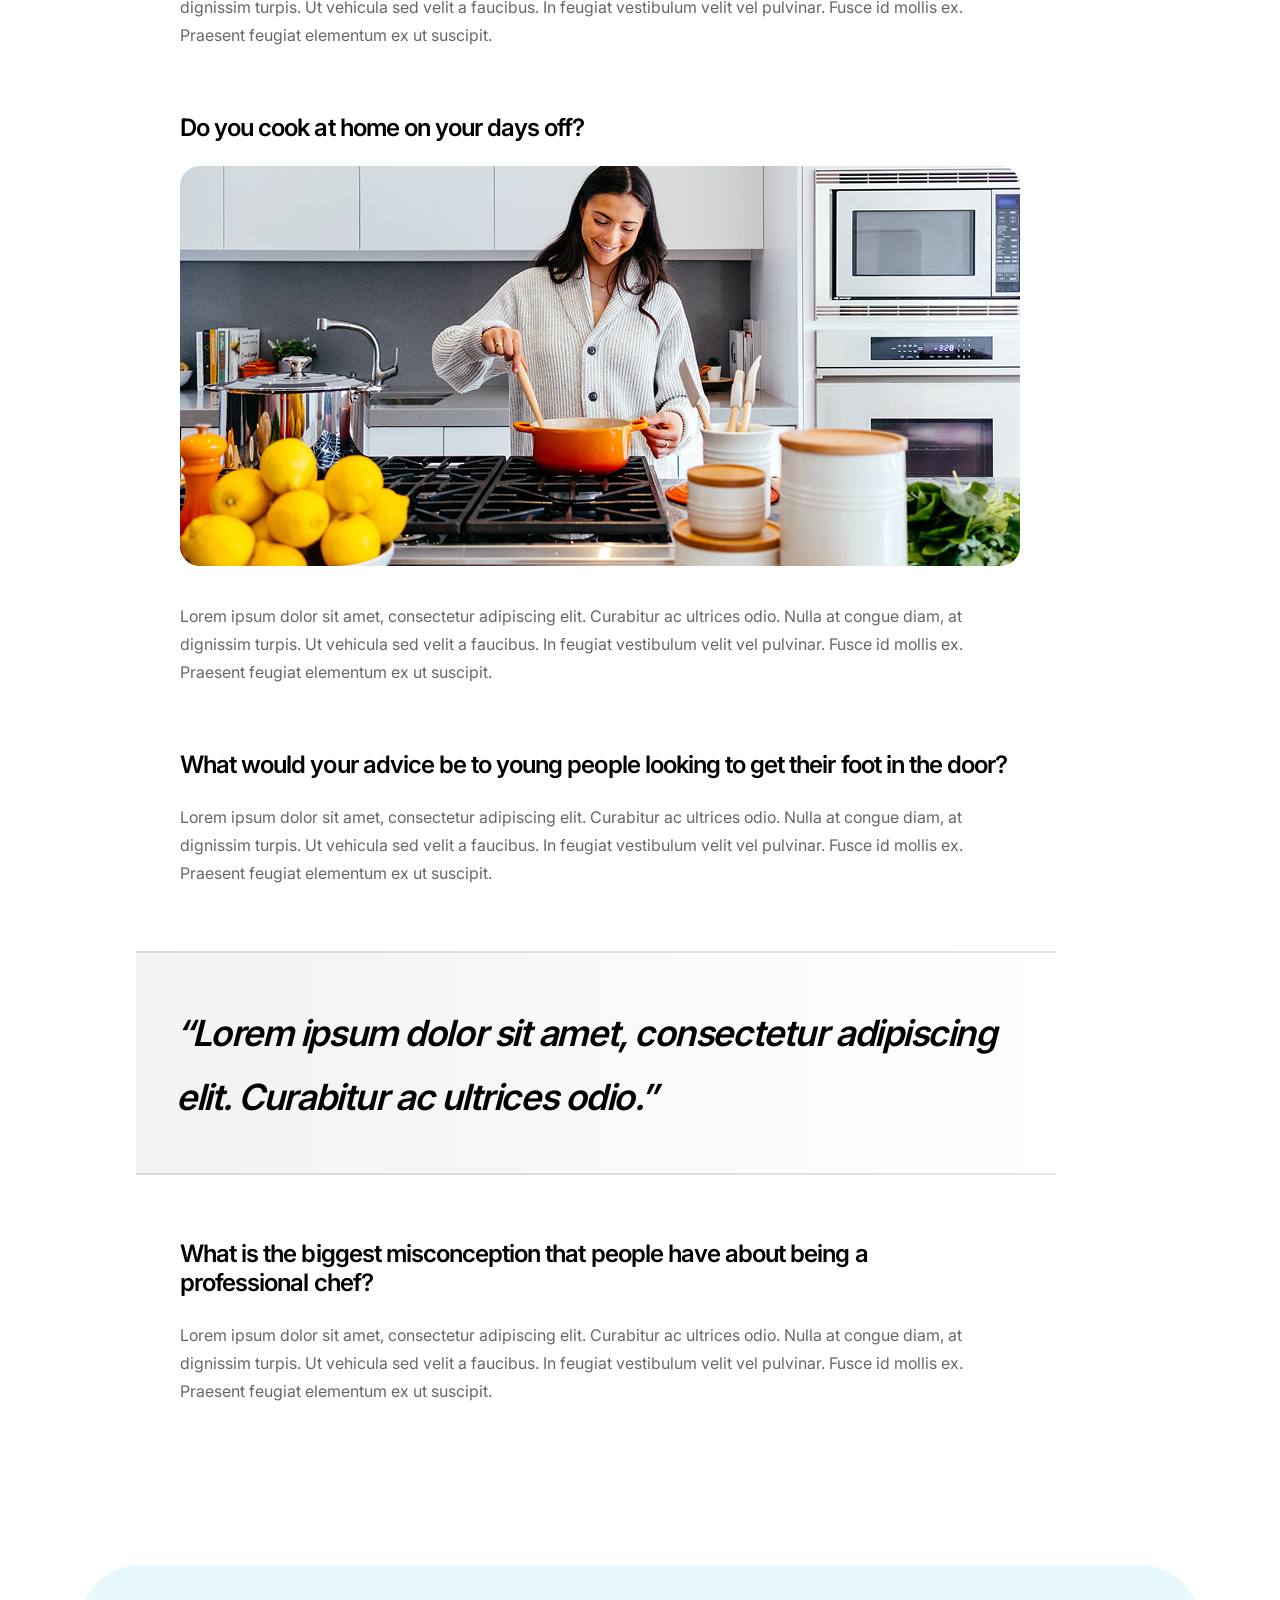
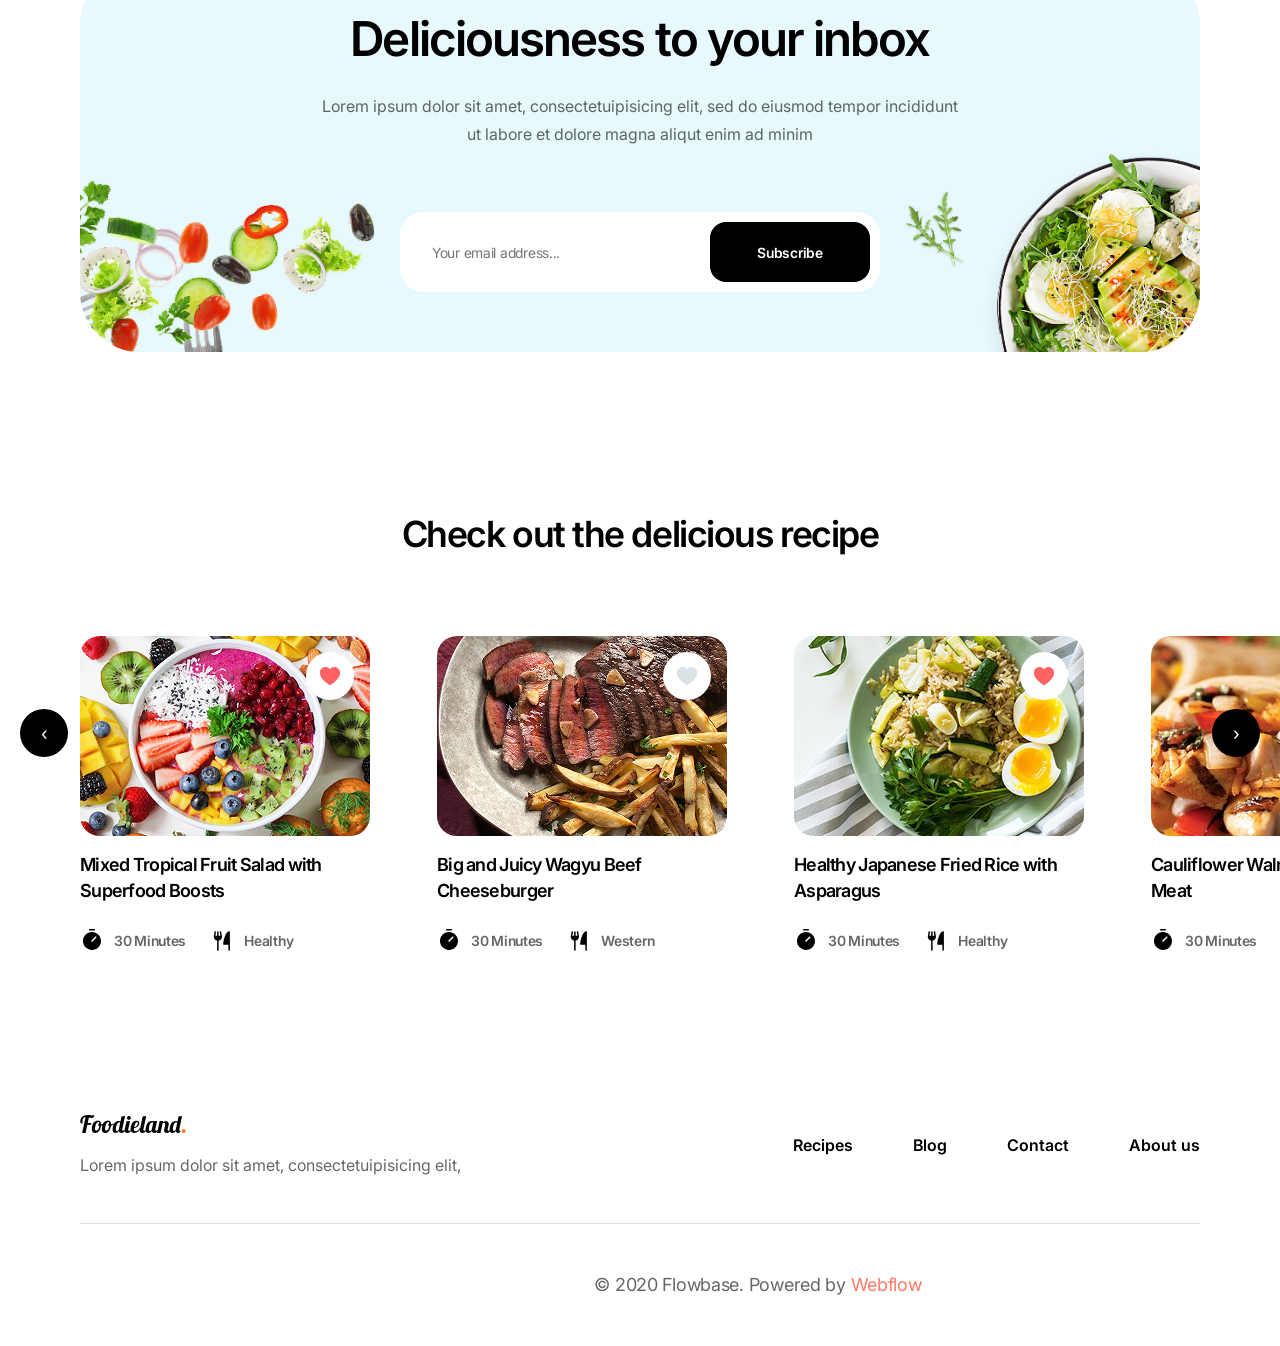
<file: blogPost.html>
<!doctype html>
<html lang="en">
  <head>
    <meta charset="UTF-8" />
    <meta name="viewport" content="width=device-width, initial-scale=1.0" />
    <title>Blog Post Page</title>
    <link rel="stylesheet" href="styles/common.css" />
    <link rel="stylesheet" href="styles/blogPost_styles.css" />
  </head>

  <body>
    <header>
      <div class="container">
        <div class="logo">
          <span class="logo-text"
            >Foodieland<span class="logo-accent">.</span></span
          >
        </div>

        <nav class="nav-menu">
          <a href="index.html" data-page="index.html">Home</a>
          <a href="recipe.html" data-page="recipe.html">Recipes</a>
          <a href="blog.html" data-page="blog.html">Blog</a>
          <a href="contact.html" data-page="contact.html">Contact</a>
          <a href="about_us.html" data-page="about_us.html">About us</a>
          <div class="mobile-social-links">
            <a href="facebook.com">
              <img src="images/facebook.svg" alt="Facebook icon" />
            </a>
            <a href="x.com">
              <img src="images/twitter.svg" alt="X icon" />
            </a>
            <a href="Instagram.com">
              <img src="images/instagram.svg" alt="Instagram icon" />
            </a>
          </div>
        </nav>

        <div class="social-links">
          <a href="facebook.com">
            <img src="images/facebook.svg" alt="Facebook icon" />
          </a>
          <a href="x.com">
            <img src="images/twitter.svg" alt="X icon" />
          </a>
          <a href="Instagram.com">
            <img src="images/instagram.svg" alt="Instagram icon" />
          </a>
        </div>

        <div class="hamburger">
          <span class="bar"></span>
          <span class="bar"></span>
          <span class="bar"></span>
        </div>
      </div>
    </header>

    <main class="container">
      <section class="post-heading">
        <h1>Full Guide to Becoming a Professional Chef</h1>
        <div class="profile">
          <div class="avatar"></div>
          <div class="publish">
            <p class="author">John Smith</p>
            <p class="date">15 March 2022</p>
          </div>
        </div>
        <p>
          Lorem ipsum dolor sit amet, consectetur adipiscing elit. Curabitur ac
          ultrices odio. Nulla at congue diam, at dignissim turpis. Ut vehicula
          sed velit a faucibus. In feugiat vestibulum velit vel pulvinar.
        </p>
        <img src="images/bpostpic.png" alt="Professional chef cooking" />
      </section>

      <div class="content">
        <section class="post-content">
          <div class="post-section">
            <h2>How did you start out in the food industry?</h2>
            <p>
              Lorem ipsum dolor sit amet, consectetur adipiscing elit. Curabitur
              ac ultrices odio. Nulla at congue diam, at dignissim turpis. Ut
              vehicula sed velit a faucibus. In feugiat vestibulum velit vel
              pulvinar. Fusce id mollis ex. Praesent feugiat elementum ex ut
              suscipit.
            </p>
          </div>
          <div class="post-section">
            <h2>What do you like most about your job?</h2>
            <p>
              Lorem ipsum dolor sit amet, consectetur adipiscing elit. Curabitur
              ac ultrices odio. Nulla at congue diam, at dignissim turpis. Ut
              vehicula sed velit a faucibus. In feugiat vestibulum velit vel
              pulvinar. Fusce id mollis ex. Praesent feugiat elementum ex ut
              suscipit.
            </p>
          </div>
          <div class="post-section">
            <h2>Do you cook at home on your days off?</h2>
            <img src="images/bpostsecpic.png" alt="Woman cooking" />
            <p>
              Lorem ipsum dolor sit amet, consectetur adipiscing elit. Curabitur
              ac ultrices odio. Nulla at congue diam, at dignissim turpis. Ut
              vehicula sed velit a faucibus. In feugiat vestibulum velit vel
              pulvinar. Fusce id mollis ex. Praesent feugiat elementum ex ut
              suscipit.
            </p>
          </div>
          <div class="post-section">
            <h2>
              What would your advice be to young people looking to get their
              foot in the door?
            </h2>
            <p>
              Lorem ipsum dolor sit amet, consectetur adipiscing elit. Curabitur
              ac ultrices odio. Nulla at congue diam, at dignissim turpis. Ut
              vehicula sed velit a faucibus. In feugiat vestibulum velit vel
              pulvinar. Fusce id mollis ex. Praesent feugiat elementum ex ut
              suscipit.
            </p>
          </div>
          <div class="quote">
            <p>
              “Lorem ipsum dolor sit amet, consectetur adipiscing elit.
              Curabitur ac ultrices odio.”
            </p>
          </div>
          <div class="post-section">
            <h2>
              What is the biggest misconception that people have about being a
              professional chef?
            </h2>
            <p>
              Lorem ipsum dolor sit amet, consectetur adipiscing elit. Curabitur
              ac ultrices odio. Nulla at congue diam, at dignissim turpis. Ut
              vehicula sed velit a faucibus. In feugiat vestibulum velit vel
              pulvinar. Fusce id mollis ex. Praesent feugiat elementum ex ut
              suscipit.
            </p>
          </div>
        </section>
        <aside class="sidebar">
          <h3>SHARE THIS ON:</h3>
          <div class="social-links">
            <a href="facebook.com">
              <img src="images/facebook.svg" alt="Facebook icon" />
            </a>
            <a href="x.com">
              <img src="images/twitter.svg" alt="X icon" />
            </a>
            <a href="Instagram.com">
              <img src="images/instagram.svg" alt="Instagram icon" />
            </a>
          </div>
        </aside>
      </div>

      <section class="newsletter">
        <div class="motto">
          <h6>Deliciousness to your inbox</h6>
          <p>
            Lorem ipsum dolor sit amet, consectetuipisicing elit, sed do eiusmod
            tempor incididunt ut labore et dolore magna aliqut enim ad minim
          </p>
        </div>
        <form>
          <input type="email" placeholder="Your email address..." />
          <button type="submit">Subscribe</button>
        </form>
      </section>

      <section class="daily">
        <div class="description">
          <h4>Check out the delicious recipe</h4>
        </div>
        <button
          type="button"
          id="daily-prev"
          class="carousel-btn carousel-btn-left"
          aria-label="Previous recipes"
        >
          ‹
        </button>
        <div class="recipes-grid">
          <article>
            <a href="recipe.html">
              <div class="visual">
                <button class="btn-like">
                  <svg
                    width="48"
                    height="48"
                    viewBox="0 0 48 48"
                    fill="none"
                    xmlns="http://www.w3.org/2000/svg"
                  >
                    <circle cx="24" cy="24" r="24" fill="white" />
                    <g filter="url(#filter0_d_101_791)">
                      <path
                        d="M28.5022 15C27.6291 14.9985 26.7677 15.2008 25.9865 15.5907C25.2052 15.9807 24.5258 16.5475 24.0022 17.2462C23.293 16.3027 22.3051 15.606 21.1782 15.2548C20.0513 14.9036 18.8426 14.9157 17.7229 15.2894C16.6033 15.663 15.6295 16.3793 14.9393 17.3368C14.2492 18.2943 13.8776 19.4447 13.8772 20.625C13.8772 27.3621 23.2373 32.6813 23.6357 32.9044C23.7477 32.9671 23.8739 33 24.0022 33C24.1305 33 24.2567 32.9671 24.3687 32.9044C26.0902 31.8961 27.7059 30.7173 29.1914 29.3856C32.4665 26.438 34.1272 23.4905 34.1272 20.625C34.1255 19.1337 33.5323 17.7039 32.4778 16.6494C31.4233 15.5949 29.9935 15.0017 28.5022 15Z"
                        fill="#FF6363"
                      />
                    </g>
                  </svg>
                </button>
                <img src="images/d1.png" alt="Healthy food photo" />
              </div>
              <div class="title">
                <p>Mixed Tropical Fruit Salad with Superfood Boosts</p>
                <div class="info">
                  <div class="time">
                    <img src="images/timer.svg" />
                    <p>30 Minutes</p>
                  </div>
                  <div class="type">
                    <img src="images/forkknife.svg" />
                    <p>Healthy</p>
                  </div>
                </div>
              </div>
            </a>
          </article>

          <article>
            <a href="recipe.html">
              <div class="visual">
                <button class="btn-like">
                  <svg
                    width="48"
                    height="48"
                    viewBox="0 0 48 48"
                    fill="none"
                    xmlns="http://www.w3.org/2000/svg"
                  >
                    <circle cx="24" cy="24" r="24" fill="white" />
                    <path
                      d="M28.5022 15C27.6291 14.9985 26.7677 15.2008 25.9865 15.5907C25.2052 15.9807 24.5258 16.5475 24.0022 17.2462C23.293 16.3027 22.3051 15.606 21.1782 15.2548C20.0513 14.9036 18.8426 14.9157 17.7229 15.2894C16.6033 15.663 15.6295 16.3793 14.9393 17.3368C14.2492 18.2943 13.8776 19.4447 13.8772 20.625C13.8772 27.3621 23.2373 32.6813 23.6357 32.9044C23.7477 32.9671 23.8739 33 24.0022 33C24.1305 33 24.2567 32.9671 24.3687 32.9044C26.0902 31.8961 27.7059 30.7173 29.1914 29.3856C32.4665 26.438 34.1272 23.4905 34.1272 20.625C34.1255 19.1337 33.5323 17.7039 32.4778 16.6494C31.4233 15.5949 29.9935 15.0017 28.5022 15Z"
                      fill="#DBE2E5"
                    />
                  </svg>
                </button>
                <img src="images/d2.png" alt="Steak photo" />
              </div>
              <div class="title">
                <p>Big and Juicy Wagyu Beef Cheeseburger</p>
                <div class="info">
                  <div class="time">
                    <img src="images/timer.svg" />
                    <p>30 Minutes</p>
                  </div>
                  <div class="type">
                    <img src="images/forkknife.svg" />
                    <p>Western</p>
                  </div>
                </div>
              </div>
            </a>
          </article>

          <article>
            <a href="recipe.html">
              <div class="visual">
                <button class="btn-like">
                  <svg
                    width="48"
                    height="48"
                    viewBox="0 0 48 48"
                    fill="none"
                    xmlns="http://www.w3.org/2000/svg"
                  >
                    <circle cx="24" cy="24" r="24" fill="white" />
                    <g filter="url(#filter0_d_101_791)">
                      <path
                        d="M28.5022 15C27.6291 14.9985 26.7677 15.2008 25.9865 15.5907C25.2052 15.9807 24.5258 16.5475 24.0022 17.2462C23.293 16.3027 22.3051 15.606 21.1782 15.2548C20.0513 14.9036 18.8426 14.9157 17.7229 15.2894C16.6033 15.663 15.6295 16.3793 14.9393 17.3368C14.2492 18.2943 13.8776 19.4447 13.8772 20.625C13.8772 27.3621 23.2373 32.6813 23.6357 32.9044C23.7477 32.9671 23.8739 33 24.0022 33C24.1305 33 24.2567 32.9671 24.3687 32.9044C26.0902 31.8961 27.7059 30.7173 29.1914 29.3856C32.4665 26.438 34.1272 23.4905 34.1272 20.625C34.1255 19.1337 33.5323 17.7039 32.4778 16.6494C31.4233 15.5949 29.9935 15.0017 28.5022 15Z"
                        fill="#FF6363"
                      />
                    </g>
                  </svg>
                </button>
                <img src="images/d3.png" alt="Healthy food photo" />
              </div>
              <div class="title">
                <p>Healthy Japanese Fried Rice with Asparagus</p>
                <div class="info">
                  <div class="time">
                    <img src="images/timer.svg" />
                    <p>30 Minutes</p>
                  </div>
                  <div class="type">
                    <img src="images/forkknife.svg" />
                    <p>Healthy</p>
                  </div>
                </div>
              </div>
            </a>
          </article>

          <article>
            <a href="recipe.html">
              <div class="visual">
                <button class="btn-like">
                  <svg
                    width="48"
                    height="48"
                    viewBox="0 0 48 48"
                    fill="none"
                    xmlns="http://www.w3.org/2000/svg"
                  >
                    <circle cx="24" cy="24" r="24" fill="white" />
                    <path
                      d="M28.5022 15C27.6291 14.9985 26.7677 15.2008 25.9865 15.5907C25.2052 15.9807 24.5258 16.5475 24.0022 17.2462C23.293 16.3027 22.3051 15.606 21.1782 15.2548C20.0513 14.9036 18.8426 14.9157 17.7229 15.2894C16.6033 15.663 15.6295 16.3793 14.9393 17.3368C14.2492 18.2943 13.8776 19.4447 13.8772 20.625C13.8772 27.3621 23.2373 32.6813 23.6357 32.9044C23.7477 32.9671 23.8739 33 24.0022 33C24.1305 33 24.2567 32.9671 24.3687 32.9044C26.0902 31.8961 27.7059 30.7173 29.1914 29.3856C32.4665 26.438 34.1272 23.4905 34.1272 20.625C34.1255 19.1337 33.5323 17.7039 32.4778 16.6494C31.4233 15.5949 29.9935 15.0017 28.5022 15Z"
                      fill="#DBE2E5"
                    />
                  </svg>
                </button>
                <img src="images/d4.png" alt="Eastern food photo" />
              </div>
              <div class="title">
                <p>Cauliflower Walnut Vegetarian Taco Meat</p>
                <div class="info">
                  <div class="time">
                    <img src="images/timer.svg" />
                    <p>30 Minutes</p>
                  </div>
                  <div class="type">
                    <img src="images/forkknife.svg" />
                    <p>Eastern</p>
                  </div>
                </div>
              </div>
            </a>
          </article>
        </div>
        <button
          type="button"
          id="daily-next"
          class="carousel-btn carousel-btn-right"
          aria-label="Next recipes"
        >
          ›
        </button>
      </section>
    </main>

    <footer>
      <div class="footer-row footer-top">
        <div class="brand">
          <div class="logo">
            <span class="logo-text"
              >Foodieland<span class="logo-accent">.</span></span
            >
          </div>

          <p class="lorem">
            Lorem ipsum dolor sit amet, consectetuipisicing elit,
          </p>
        </div>

        <nav>
          <a href="recipe.html" data-page="recipe.html">Recipes</a>
          <a href="blog.html" data-page="blog.html">Blog</a>
          <a href="contact.html" data-page="contact.html">Contact</a>
          <a href="about_us.html" data-page="about_us.html">About us</a>
        </nav>
      </div>

      <div class="footer-row footer-bottom">
        <div class="copyright">
          <span
            >© 2020 Flowbase. Powered by
            <span class="copyright-accent">Webflow</span></span
          >
        </div>

        <div class="social-links">
          <a href="facebook.com">
            <img src="images/facebook.svg" alt="Facebook icon" />
          </a>
          <a href="x.com">
            <img src="images/twitter.svg" alt="X icon" />
          </a>
          <a href="Instagram.com">
            <img src="images/instagram.svg" alt="Instagram icon" />
          </a>
        </div>
      </div>
    </footer>

    <script src="scripts/common.js"></script>
    <script src="scripts/blogPost_script.js"></script>
  </body>
</html>
</file>
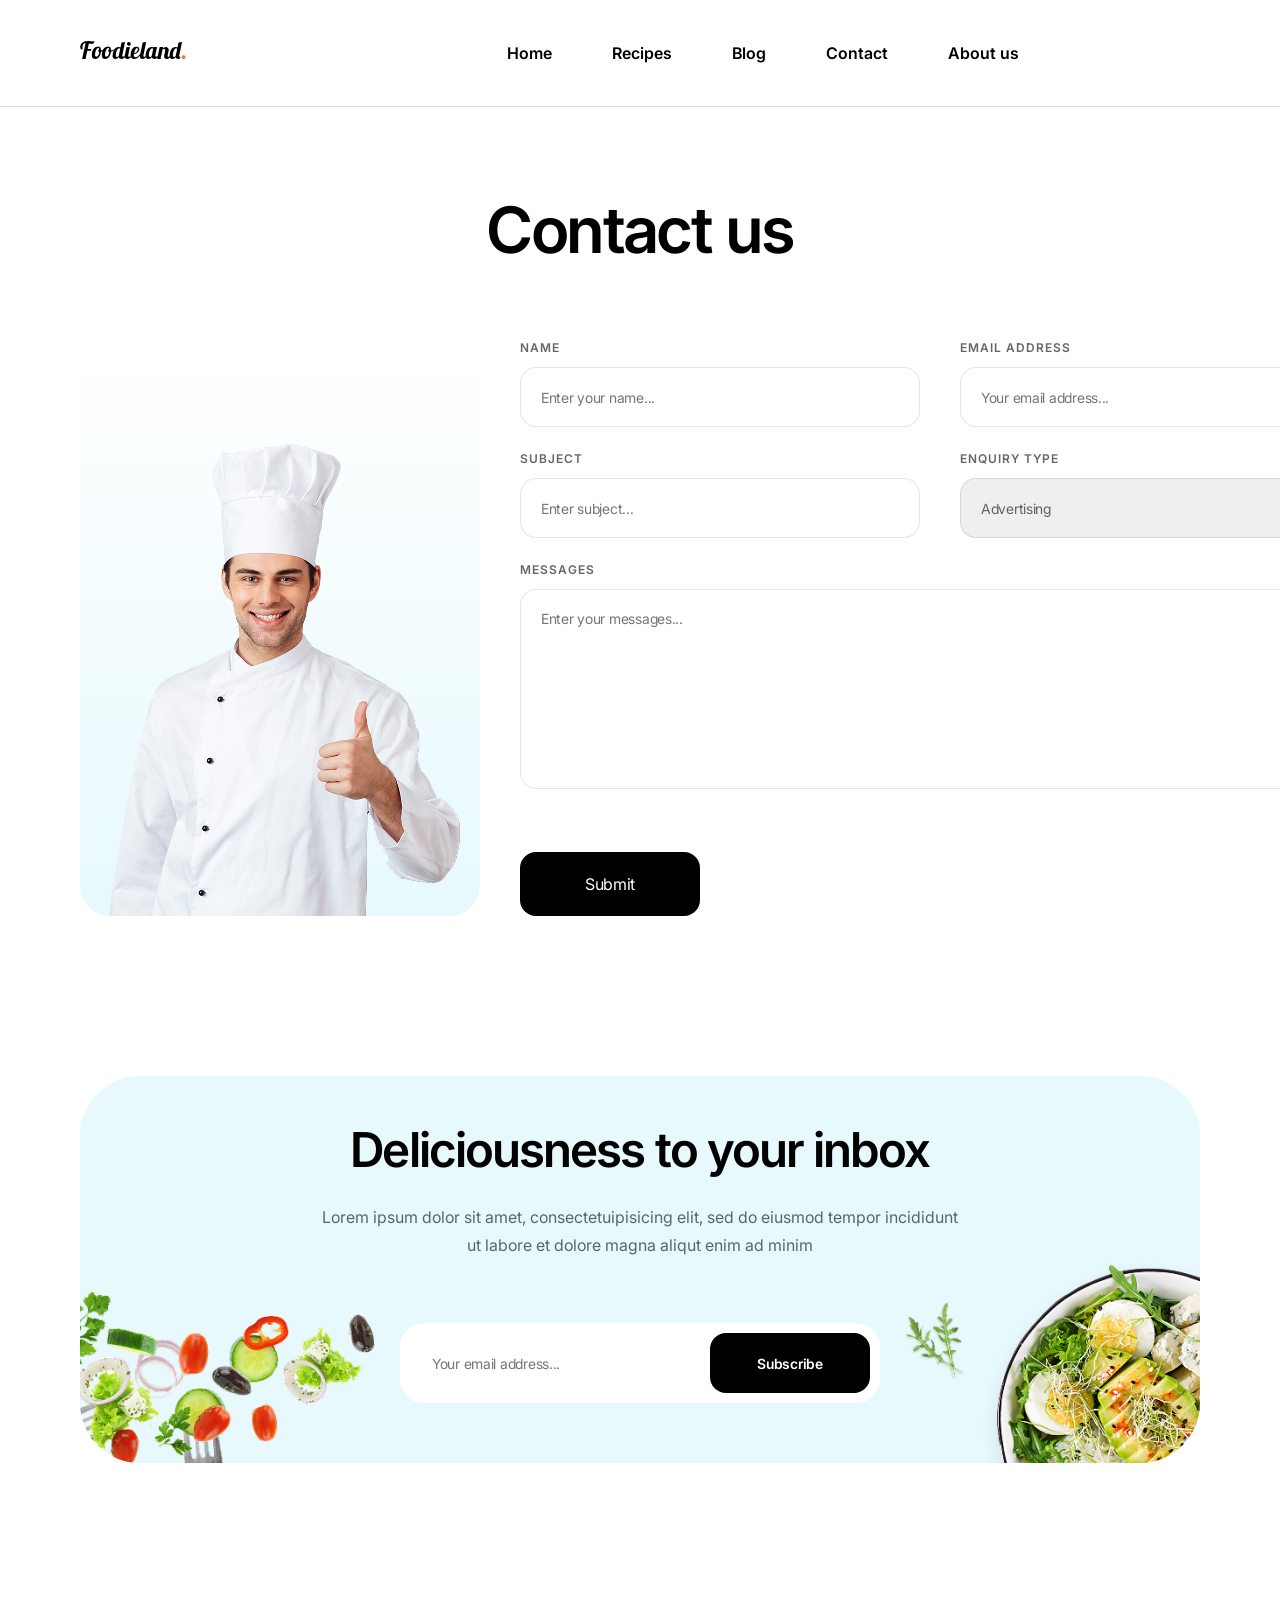
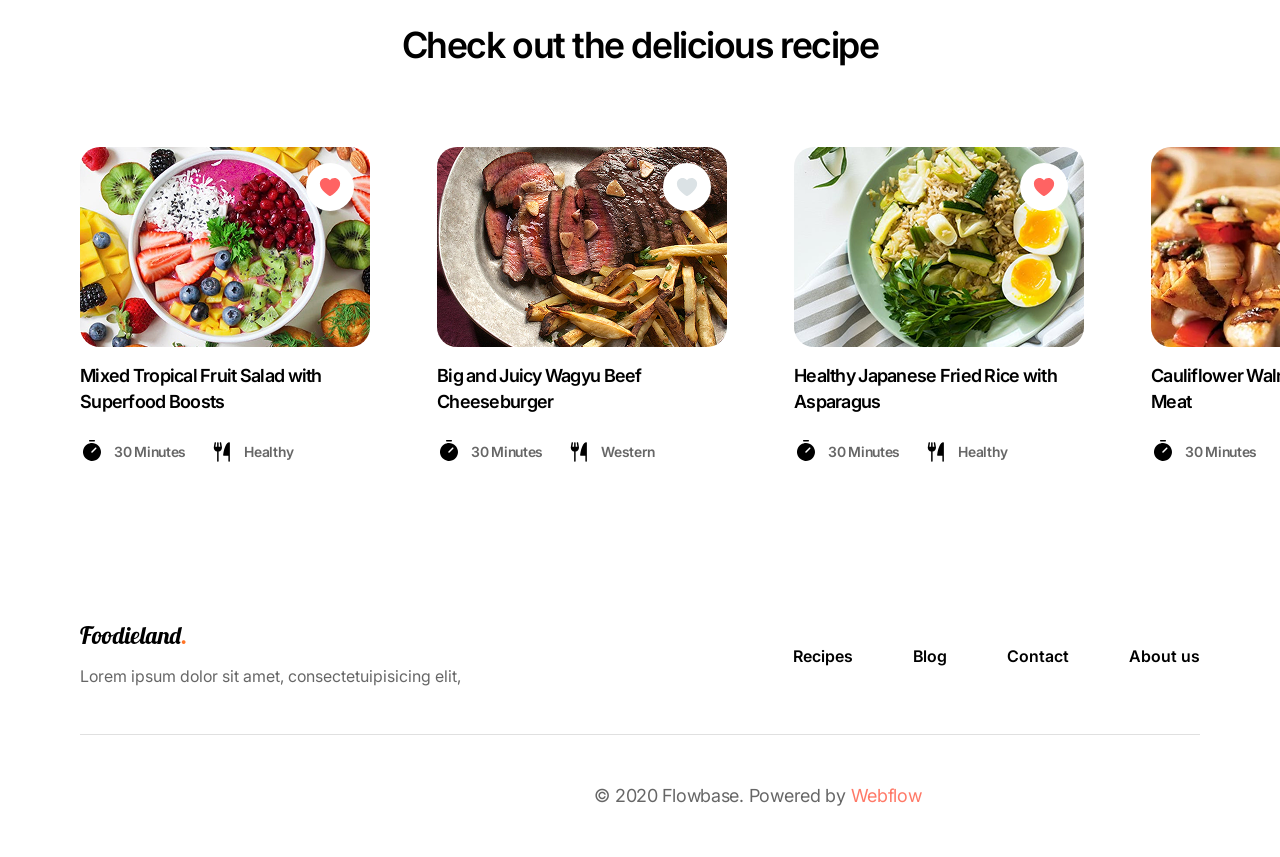
<file: contact.html>
<!doctype html>
<html lang="en">
  <head>
    <meta charset="UTF-8" />
    <meta name="viewport" content="width=device-width, initial-scale=1.0" />
    <title>Contact Us Page</title>
    <link rel="stylesheet" href="styles/common.css" />
    <link rel="stylesheet" href="styles/contact_styles.css" />
  </head>

  <body>
    <header>
      <div class="container">
        <div class="logo">
          <span class="logo-text"
            >Foodieland<span class="logo-accent">.</span></span
          >
        </div>

        <nav class="nav-menu">
          <a href="index.html" data-page="index.html">Home</a>
          <a href="recipe.html" data-page="recipe.html">Recipes</a>
          <a href="blog.html" data-page="blog.html">Blog</a>
          <a href="contact.html" data-page="contact.html">Contact</a>
          <a href="about_us.html" data-page="about_us.html">About us</a>
          <div class="mobile-social-links">
            <a href="facebook.com">
              <img src="images/facebook.svg" alt="Facebook icon" />
            </a>
            <a href="x.com">
              <img src="images/twitter.svg" alt="X icon" />
            </a>
            <a href="Instagram.com">
              <img src="images/instagram.svg" alt="Instagram icon" />
            </a>
          </div>
        </nav>

        <div class="social-links">
          <a href="facebook.com">
            <img src="images/facebook.svg" alt="Facebook icon" />
          </a>
          <a href="x.com">
            <img src="images/twitter.svg" alt="X icon" />
          </a>
          <a href="Instagram.com">
            <img src="images/instagram.svg" alt="Instagram icon" />
          </a>
        </div>

        <div class="hamburger">
          <span class="bar"></span>
          <span class="bar"></span>
          <span class="bar"></span>
        </div>
      </div>
    </header>

    <main class="container">
      <section class="ticket">
        <h1>Contact us</h1>
        <div>
          <div class="banner">
            <img src="images/happy_chef.png" alt="Happy chef" />
          </div>
          <form class="user-info">
            <div class="form-item">
              <label for="name">NAME</label>
              <input
                type="text"
                name="name"
                placeholder="Enter your name..."
                required
              />
            </div>
            <div class="form-item">
              <label for="email">EMAIL ADDRESS</label>
              <input
                type="email"
                name="email"
                placeholder="Your email address..."
                required
              />
            </div>
            <div class="form-item">
              <label for="subject">SUBJECT</label>
              <input
                type="text"
                name="subject"
                placeholder="Enter subject..."
                required
              />
            </div>
            <div class="form-item">
              <label for="enquiry-type">ENQUIRY TYPE</label>
              <select id="enquiry-type" name="enquiry_type">
                <option value="advertising">Advertising</option>
                <option value="support">Customer Support</option>
                <option value="partnership">Partnership</option>
                <option value="other">Other</option>
              </select>
            </div>
            <div class="form-item">
              <label for="message">MESSAGES</label>
              <textarea
                name="message"
                rows="5"
                placeholder="Enter your messages..."
                required
              ></textarea>
            </div>
            <button type="submit">Submit</button>
          </form>
        </div>
      </section>

      <section class="newsletter">
        <div class="motto">
          <h6>Deliciousness to your inbox</h6>
          <p>
            Lorem ipsum dolor sit amet, consectetuipisicing elit, sed do eiusmod
            tempor incididunt ut labore et dolore magna aliqut enim ad minim
          </p>
        </div>
        <form>
          <input type="email" placeholder="Your email address..." />
          <button type="submit">Subscribe</button>
        </form>
      </section>

      <section class="daily">
        <div class="description">
          <h4>Check out the delicious recipe</h4>
        </div>

        <div class="recipes-grid">
          <article>
            <a href="recipe.html">
              <div class="visual">
                <button class="btn-like">
                  <svg
                    width="48"
                    height="48"
                    viewBox="0 0 48 48"
                    fill="none"
                    xmlns="http://www.w3.org/2000/svg"
                  >
                    <circle cx="24" cy="24" r="24" fill="white" />
                    <g filter="url(#filter0_d_101_791)">
                      <path
                        d="M28.5022 15C27.6291 14.9985 26.7677 15.2008 25.9865 15.5907C25.2052 15.9807 24.5258 16.5475 24.0022 17.2462C23.293 16.3027 22.3051 15.606 21.1782 15.2548C20.0513 14.9036 18.8426 14.9157 17.7229 15.2894C16.6033 15.663 15.6295 16.3793 14.9393 17.3368C14.2492 18.2943 13.8776 19.4447 13.8772 20.625C13.8772 27.3621 23.2373 32.6813 23.6357 32.9044C23.7477 32.9671 23.8739 33 24.0022 33C24.1305 33 24.2567 32.9671 24.3687 32.9044C26.0902 31.8961 27.7059 30.7173 29.1914 29.3856C32.4665 26.438 34.1272 23.4905 34.1272 20.625C34.1255 19.1337 33.5323 17.7039 32.4778 16.6494C31.4233 15.5949 29.9935 15.0017 28.5022 15Z"
                        fill="#FF6363"
                      />
                    </g>
                  </svg>
                </button>
                <img src="images/d1.png" alt="Healthy food photo" />
              </div>
              <div class="title">
                <p>Mixed Tropical Fruit Salad with Superfood Boosts</p>
                <div class="info">
                  <div class="time">
                    <img src="images/timer.svg" />
                    <p>30 Minutes</p>
                  </div>
                  <div class="type">
                    <img src="images/forkknife.svg" />
                    <p>Healthy</p>
                  </div>
                </div>
              </div>
            </a>
          </article>

          <article>
            <a href="recipe.html">
              <div class="visual">
                <button class="btn-like">
                  <svg
                    width="48"
                    height="48"
                    viewBox="0 0 48 48"
                    fill="none"
                    xmlns="http://www.w3.org/2000/svg"
                  >
                    <circle cx="24" cy="24" r="24" fill="white" />
                    <path
                      d="M28.5022 15C27.6291 14.9985 26.7677 15.2008 25.9865 15.5907C25.2052 15.9807 24.5258 16.5475 24.0022 17.2462C23.293 16.3027 22.3051 15.606 21.1782 15.2548C20.0513 14.9036 18.8426 14.9157 17.7229 15.2894C16.6033 15.663 15.6295 16.3793 14.9393 17.3368C14.2492 18.2943 13.8776 19.4447 13.8772 20.625C13.8772 27.3621 23.2373 32.6813 23.6357 32.9044C23.7477 32.9671 23.8739 33 24.0022 33C24.1305 33 24.2567 32.9671 24.3687 32.9044C26.0902 31.8961 27.7059 30.7173 29.1914 29.3856C32.4665 26.438 34.1272 23.4905 34.1272 20.625C34.1255 19.1337 33.5323 17.7039 32.4778 16.6494C31.4233 15.5949 29.9935 15.0017 28.5022 15Z"
                      fill="#DBE2E5"
                    />
                  </svg>
                </button>
                <img src="images/d2.png" alt="Steak photo" />
              </div>
              <div class="title">
                <p>Big and Juicy Wagyu Beef Cheeseburger</p>
                <div class="info">
                  <div class="time">
                    <img src="images/timer.svg" />
                    <p>30 Minutes</p>
                  </div>
                  <div class="type">
                    <img src="images/forkknife.svg" />
                    <p>Western</p>
                  </div>
                </div>
              </div>
            </a>
          </article>

          <article>
            <a href="recipe.html">
              <div class="visual">
                <button class="btn-like">
                  <svg
                    width="48"
                    height="48"
                    viewBox="0 0 48 48"
                    fill="none"
                    xmlns="http://www.w3.org/2000/svg"
                  >
                    <circle cx="24" cy="24" r="24" fill="white" />
                    <g filter="url(#filter0_d_101_791)">
                      <path
                        d="M28.5022 15C27.6291 14.9985 26.7677 15.2008 25.9865 15.5907C25.2052 15.9807 24.5258 16.5475 24.0022 17.2462C23.293 16.3027 22.3051 15.606 21.1782 15.2548C20.0513 14.9036 18.8426 14.9157 17.7229 15.2894C16.6033 15.663 15.6295 16.3793 14.9393 17.3368C14.2492 18.2943 13.8776 19.4447 13.8772 20.625C13.8772 27.3621 23.2373 32.6813 23.6357 32.9044C23.7477 32.9671 23.8739 33 24.0022 33C24.1305 33 24.2567 32.9671 24.3687 32.9044C26.0902 31.8961 27.7059 30.7173 29.1914 29.3856C32.4665 26.438 34.1272 23.4905 34.1272 20.625C34.1255 19.1337 33.5323 17.7039 32.4778 16.6494C31.4233 15.5949 29.9935 15.0017 28.5022 15Z"
                        fill="#FF6363"
                      />
                    </g>
                  </svg>
                </button>
                <img src="images/d3.png" alt="Healthy food photo" />
              </div>
              <div class="title">
                <p>Healthy Japanese Fried Rice with Asparagus</p>
                <div class="info">
                  <div class="time">
                    <img src="images/timer.svg" />
                    <p>30 Minutes</p>
                  </div>
                  <div class="type">
                    <img src="images/forkknife.svg" />
                    <p>Healthy</p>
                  </div>
                </div>
              </div>
            </a>
          </article>

          <article>
            <a href="recipe.html">
              <div class="visual">
                <button class="btn-like">
                  <svg
                    width="48"
                    height="48"
                    viewBox="0 0 48 48"
                    fill="none"
                    xmlns="http://www.w3.org/2000/svg"
                  >
                    <circle cx="24" cy="24" r="24" fill="white" />
                    <path
                      d="M28.5022 15C27.6291 14.9985 26.7677 15.2008 25.9865 15.5907C25.2052 15.9807 24.5258 16.5475 24.0022 17.2462C23.293 16.3027 22.3051 15.606 21.1782 15.2548C20.0513 14.9036 18.8426 14.9157 17.7229 15.2894C16.6033 15.663 15.6295 16.3793 14.9393 17.3368C14.2492 18.2943 13.8776 19.4447 13.8772 20.625C13.8772 27.3621 23.2373 32.6813 23.6357 32.9044C23.7477 32.9671 23.8739 33 24.0022 33C24.1305 33 24.2567 32.9671 24.3687 32.9044C26.0902 31.8961 27.7059 30.7173 29.1914 29.3856C32.4665 26.438 34.1272 23.4905 34.1272 20.625C34.1255 19.1337 33.5323 17.7039 32.4778 16.6494C31.4233 15.5949 29.9935 15.0017 28.5022 15Z"
                      fill="#DBE2E5"
                    />
                  </svg>
                </button>
                <img src="images/d4.png" alt="Eastern food photo" />
              </div>
              <div class="title">
                <p>Cauliflower Walnut Vegetarian Taco Meat</p>
                <div class="info">
                  <div class="time">
                    <img src="images/timer.svg" />
                    <p>30 Minutes</p>
                  </div>
                  <div class="type">
                    <img src="images/forkknife.svg" />
                    <p>Eastern</p>
                  </div>
                </div>
              </div>
            </a>
          </article>
        </div>
      </section>
    </main>

    <footer>
      <div class="footer-row footer-top">
        <div class="brand">
          <div class="logo">
            <span class="logo-text"
              >Foodieland<span class="logo-accent">.</span></span
            >
          </div>
          <p class="lorem">
            Lorem ipsum dolor sit amet, consectetuipisicing elit,
          </p>
        </div>

        <nav>
          <a href="recipe.html" data-page="recipe.html">Recipes</a>
          <a href="blog.html" data-page="blog.html">Blog</a>
          <a href="contact.html" data-page="contact.html">Contact</a>
          <a href="about_us.html" data-page="about_us.html">About us</a>
        </nav>
      </div>

      <div class="footer-row footer-bottom">
        <div class="copyright">
          <span
            >© 2020 Flowbase. Powered by
            <span class="copyright-accent">Webflow</span></span
          >
        </div>

        <div class="social-links">
          <a href="facebook.com">
            <img src="images/facebook.svg" alt="Facebook icon" />
          </a>
          <a href="x.com">
            <img src="images/twitter.svg" alt="X icon" />
          </a>
          <a href="Instagram.com">
            <img src="images/instagram.svg" alt="Instagram icon" />
          </a>
        </div>
      </div>
    </footer>

    <script src="scripts/common.js"></script>
    <script src="scripts/contact_script.js"></script>
  </body>
</html>
</file>
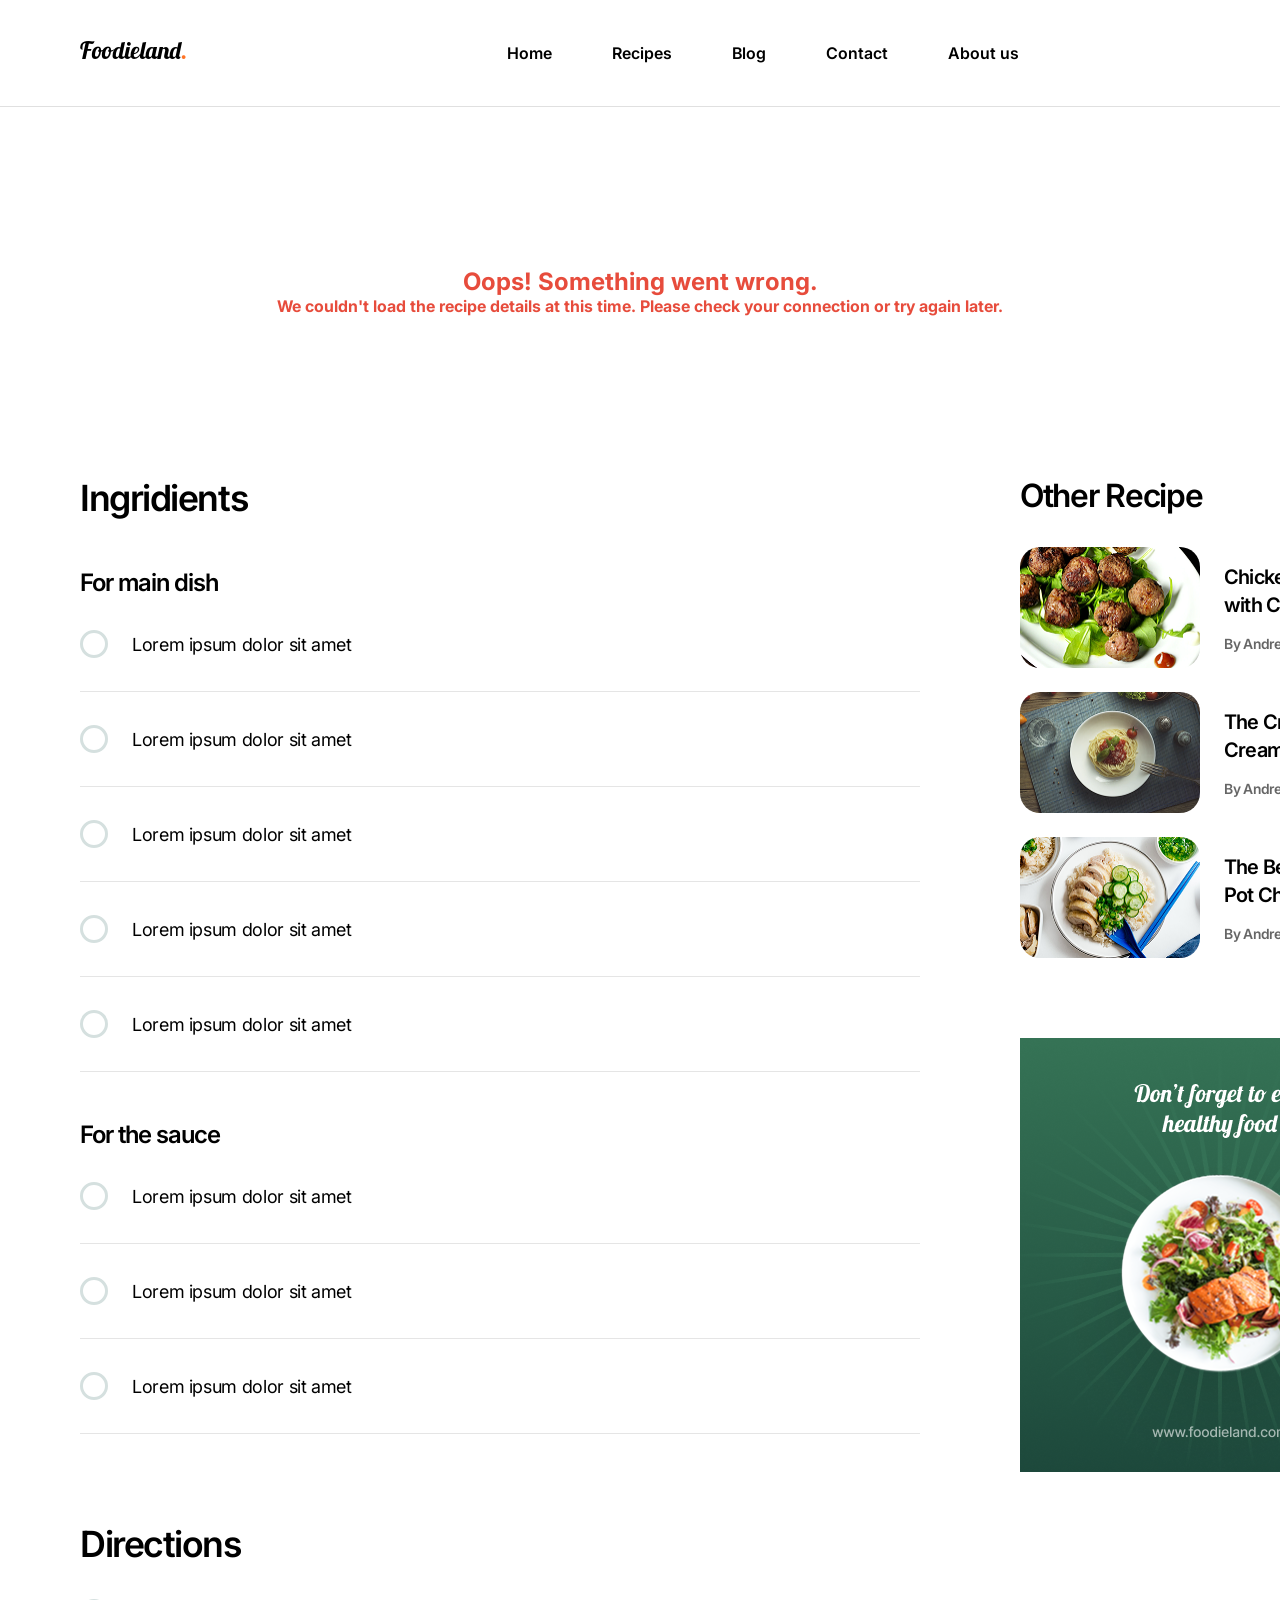
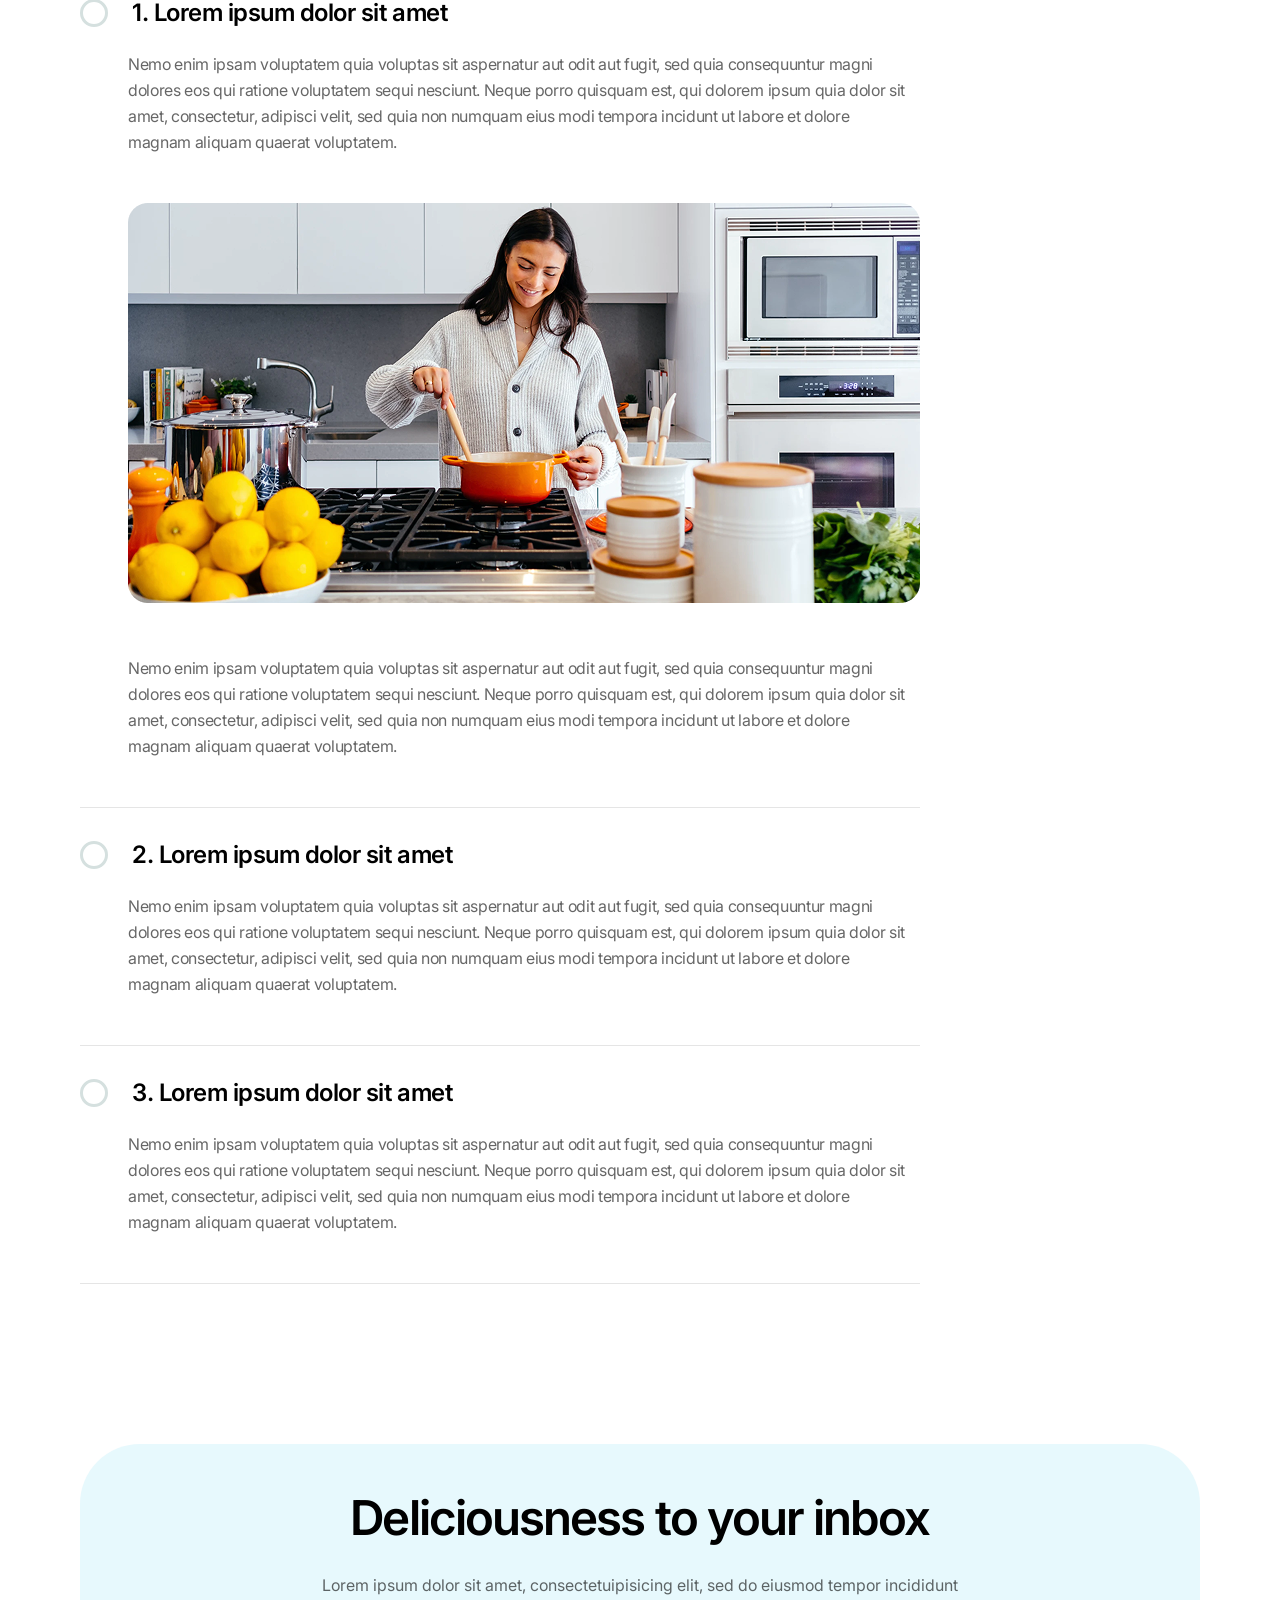
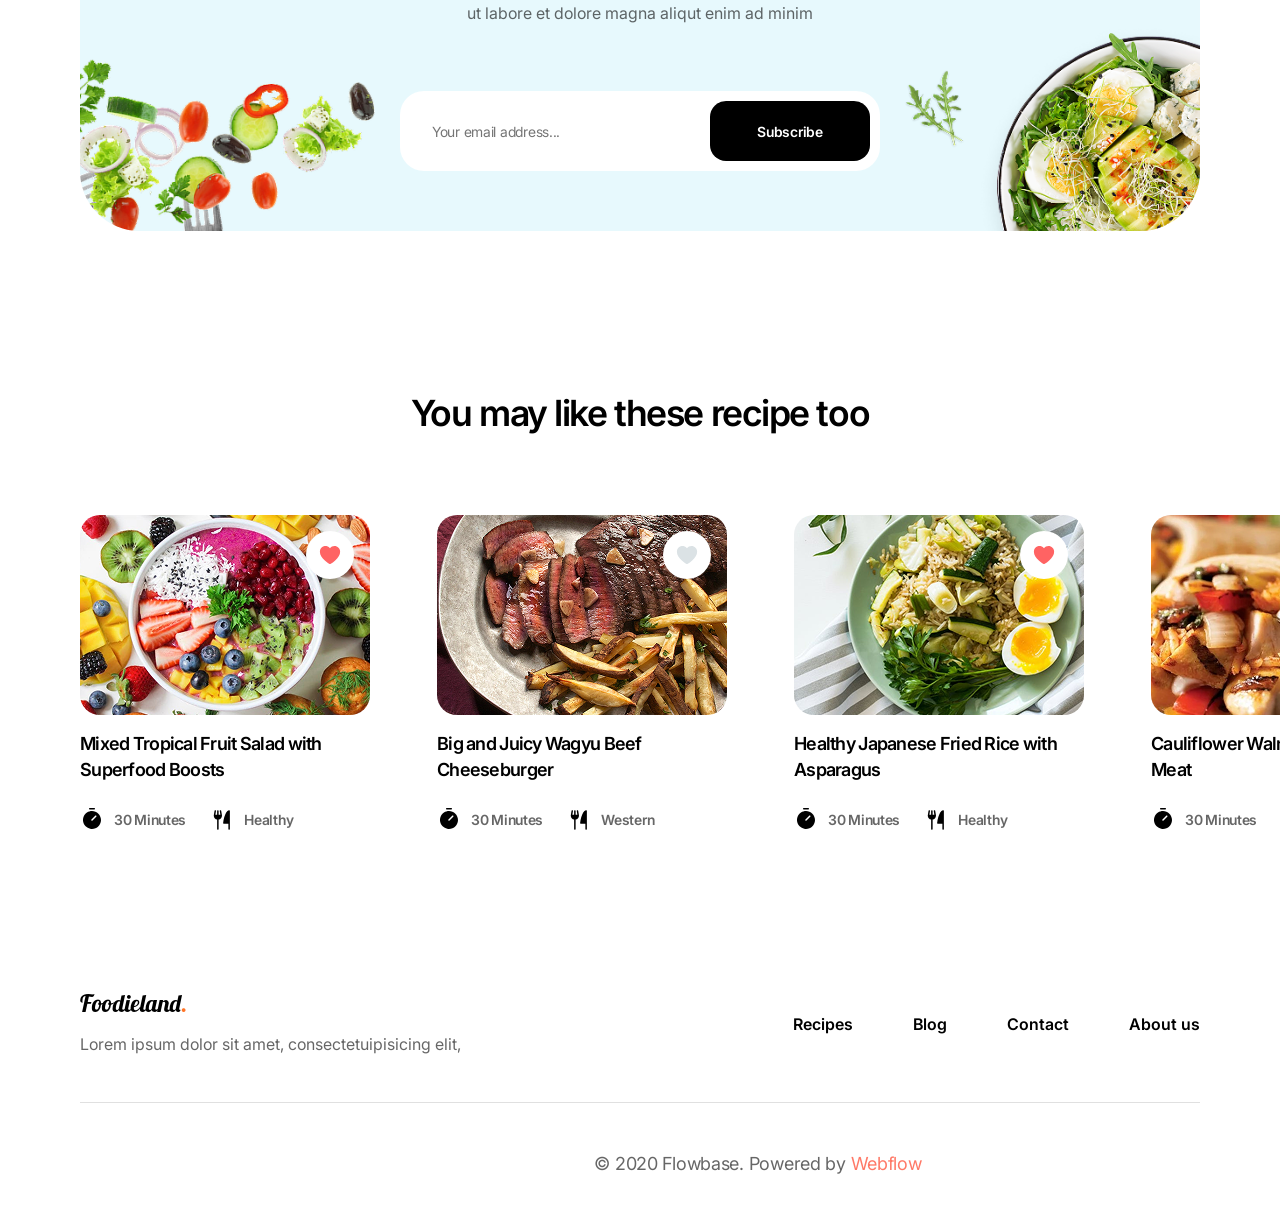
<file: recipe.html>
<!doctype html>
<html lang="en">
  <head>
    <meta charset="UTF-8" />
    <meta name="viewport" content="width=device-width, initial-scale=1.0" />
    <title>Recipe Details</title>
    <link rel="stylesheet" href="styles/common.css" />
    <link rel="stylesheet" href="styles/recipe_styles.css" />
  </head>

  <body>
    <header>
      <div class="container">
        <div class="logo">
          <span class="logo-text"
            >Foodieland<span class="logo-accent">.</span></span
          >
        </div>

        <nav class="nav-menu">
          <a href="index.html" data-page="index.html">Home</a>
          <a href="recipe.html" data-page="recipe.html">Recipes</a>
          <a href="blog.html" data-page="blog.html">Blog</a>
          <a href="contact.html" data-page="contact.html">Contact</a>
          <a href="about_us.html" data-page="about_us.html">About us</a>
          <div class="mobile-social-links">
            <a href="facebook.com">
              <img src="images/facebook.svg" alt="Facebook icon" />
            </a>
            <a href="x.com">
              <img src="images/twitter.svg" alt="X icon" />
            </a>
            <a href="Instagram.com">
              <img src="images/instagram.svg" alt="Instagram icon" />
            </a>
          </div>
        </nav>

        <div class="social-links">
          <a href="facebook.com">
            <img src="images/facebook.svg" alt="Facebook icon" />
          </a>
          <a href="x.com">
            <img src="images/twitter.svg" alt="X icon" />
          </a>
          <a href="Instagram.com">
            <img src="images/instagram.svg" alt="Instagram icon" />
          </a>
        </div>

        <div class="hamburger">
          <span class="bar"></span>
          <span class="bar"></span>
          <span class="bar"></span>
        </div>
      </div>
    </header>

    <main class="container">
      <section class="recipe" id="recipe-content">
        <div class="head">
          <div>
            <h1></h1>
            <div class="credit">
              <div class="profile">
                <div class="avatar"></div>
                <div class="publish">
                  <p class="author"></p>
                  <p class="date"></p>
                </div>
              </div>
              <div class="prep">
                <img src="images/timer.svg" />
                <div>
                  <p>PREP TIME</p>
                  <p class="duration"></p>
                </div>
              </div>
              <div class="cook">
                <img src="images/timer.svg" />
                <div>
                  <p>COOK TIME</p>
                  <p class="duration"></p>
                </div>
              </div>
              <div class="type">
                <img src="images/forkknife.svg" />
                <p></p>
              </div>
            </div>
          </div>
          <div class="share">
            <button>
              <div>
                <img src="images/printer.svg" alt="Print button" />
              </div>
              <p>PRINT</p>
            </button>
            <button>
              <div>
                <img src="images/share.svg" alt="Print button" />
              </div>
              <p>SHARE</p>
            </button>
          </div>
        </div>
        <div class="mid">
          <img src="" alt="tutorial video thumbnail" />
          <div class="nutrition">
            <h2>Nutrition Information</h2>
            <div>
              <p class="field">Calories</p>
              <p class="value"></p>
            </div>
            <div>
              <p class="field">Total Fat</p>
              <p class="value"></p>
            </div>
            <div>
              <p class="field">Protein</p>
              <p class="value"></p>
            </div>
            <div>
              <p class="field">Carbohydrate</p>
              <p class="value"></p>
            </div>
            <div>
              <p class="field">Cholesterol</p>
              <p class="value"></p>
            </div>
            <p class="disclaimer">
              adipiscing elit, sed do eiusmod tempor incididunt ut labore et
              dolore magna aliqua.
            </p>
          </div>
        </div>
        <div class="foot">
          <p>
            Lorem ipsum dolor sit amet, consectetur adipiscing elit, sed do
            eiusmod tempor incididunt ut labore et dolore magna aliqua. Ut enim
            ad minim veniam, quis nostrud exercitation ullamco laboris nisi ut
            aliquip ex ea commodo consequat. Duis aute irure dolor in
            reprehenderit in voluptate velit esse cillum dolore eu fugiat nulla
            pariatur. Excepteur sint occaecat cupidatat non proident, sunt in
            culpa qui officia deserunt mollit anim id est laborum.
          </p>
        </div>
      </section>

      <div class="content">
        <section class="tutorial">
          <div class="ingridients">
            <h2>Ingridients</h2>
            <div class="steps">
              <h5>For main dish</h5>
              <ul>
                <li>
                  <label class="step">
                    <input type="checkbox" name="step1" />
                    Lorem ipsum dolor sit amet
                  </label>
                </li>
                <li>
                  <label class="step">
                    <input type="checkbox" name="step2" />
                    Lorem ipsum dolor sit amet
                  </label>
                </li>
                <li>
                  <label class="step">
                    <input type="checkbox" name="step2" />
                    Lorem ipsum dolor sit amet
                  </label>
                </li>
                <li>
                  <label class="step">
                    <input type="checkbox" name="step2" />
                    Lorem ipsum dolor sit amet
                  </label>
                </li>
                <li>
                  <label class="step">
                    <input type="checkbox" name="step2" />
                    Lorem ipsum dolor sit amet
                  </label>
                </li>
              </ul>
              <h5>For the sauce</h5>
              <ul>
                <li>
                  <label class="step">
                    <input type="checkbox" name="s_step1" />
                    Lorem ipsum dolor sit amet
                  </label>
                </li>
                <li>
                  <label class="step">
                    <input type="checkbox" name="s_step2" />
                    Lorem ipsum dolor sit amet
                  </label>
                </li>
                <li>
                  <label class="step">
                    <input type="checkbox" name="s_step3" />
                    Lorem ipsum dolor sit amet
                  </label>
                </li>
              </ul>
            </div>
          </div>
          <div class="directions">
            <h2>Directions</h2>
            <ol>
              <li>
                <label class="step">
                  <input type="checkbox" name="step1" />
                  1. Lorem ipsum dolor sit amet
                </label>
                <p>
                  Nemo enim ipsam voluptatem quia voluptas sit aspernatur aut
                  odit aut fugit, sed quia consequuntur magni dolores eos qui
                  ratione voluptatem sequi nesciunt. Neque porro quisquam est,
                  qui dolorem ipsum quia dolor sit amet, consectetur, adipisci
                  velit, sed quia non numquam eius modi tempora incidunt ut
                  labore et dolore magnam aliquam quaerat voluptatem.
                </p>
                <img src="images/dir.png" alt="cooking tutorial photo" />
                <p>
                  Nemo enim ipsam voluptatem quia voluptas sit aspernatur aut
                  odit aut fugit, sed quia consequuntur magni dolores eos qui
                  ratione voluptatem sequi nesciunt. Neque porro quisquam est,
                  qui dolorem ipsum quia dolor sit amet, consectetur, adipisci
                  velit, sed quia non numquam eius modi tempora incidunt ut
                  labore et dolore magnam aliquam quaerat voluptatem.
                </p>
              </li>
              <li>
                <label class="step">
                  <input type="checkbox" name="step1" />
                  2. Lorem ipsum dolor sit amet
                </label>
                <p>
                  Nemo enim ipsam voluptatem quia voluptas sit aspernatur aut
                  odit aut fugit, sed quia consequuntur magni dolores eos qui
                  ratione voluptatem sequi nesciunt. Neque porro quisquam est,
                  qui dolorem ipsum quia dolor sit amet, consectetur, adipisci
                  velit, sed quia non numquam eius modi tempora incidunt ut
                  labore et dolore magnam aliquam quaerat voluptatem.
                </p>
              </li>
              <li>
                <label class="step">
                  <input type="checkbox" name="step1" />
                  3. Lorem ipsum dolor sit amet
                </label>
                <p>
                  Nemo enim ipsam voluptatem quia voluptas sit aspernatur aut
                  odit aut fugit, sed quia consequuntur magni dolores eos qui
                  ratione voluptatem sequi nesciunt. Neque porro quisquam est,
                  qui dolorem ipsum quia dolor sit amet, consectetur, adipisci
                  velit, sed quia non numquam eius modi tempora incidunt ut
                  labore et dolore magnam aliquam quaerat voluptatem.
                </p>
              </li>
            </ol>
          </div>
        </section>
        <aside>
          <h2>Other Recipe</h2>
          <div class="suggestions">
            <article>
              <img
                src="images/s1.png"
                alt="Meatballs photo"
                class="thumbnail"
              />
              <div class="attribution">
                <h3>
                  <a href="recipe.html">
                    Chicken Meatballs with Creamy Cheese
                  </a>
                </h3>
                <p>By Andreas Paula</p>
              </div>
            </article>
            <article>
              <img
                src="images/s2.png"
                alt="Japanese food photo"
                class="thumbnail"
              />
              <div class="attribution">
                <h3>
                  <a href="recipe.html"> The Creamiest Creamy Chicken an... </a>
                </h3>
                <p>By Andreas Paula</p>
              </div>
            </article>
            <article>
              <img
                src="images/s4.png"
                alt="Healthy food photo"
                class="thumbnail"
              />
              <div class="attribution">
                <h3>
                  <a href="recipe.html">
                    The Best Easy One Pot Chicken and Rice
                  </a>
                </h3>
                <p>By Andreas Paula</p>
              </div>
            </article>
          </div>
          <a class="ad" href="index.html"></a>
        </aside>
      </div>

      <section class="newsletter">
        <div class="motto">
          <h6>Deliciousness to your inbox</h6>
          <p>
            Lorem ipsum dolor sit amet, consectetuipisicing elit, sed do eiusmod
            tempor incididunt ut labore et dolore magna aliqut enim ad minim
          </p>
        </div>
        <form>
          <input type="email" placeholder="Your email address..." />
          <button type="submit">Subscribe</button>
        </form>
      </section>

      <section class="daily">
        <div class="description">
          <h4>You may like these recipe too</h4>
        </div>

        <div class="recipes-grid">
          <article>
            <a href="recipe.html">
              <div class="visual">
                <button class="btn-like">
                  <svg
                    width="48"
                    height="48"
                    viewBox="0 0 48 48"
                    fill="none"
                    xmlns="http://www.w3.org/2000/svg"
                  >
                    <circle cx="24" cy="24" r="24" fill="white" />
                    <g filter="url(#filter0_d_101_791)">
                      <path
                        d="M28.5022 15C27.6291 14.9985 26.7677 15.2008 25.9865 15.5907C25.2052 15.9807 24.5258 16.5475 24.0022 17.2462C23.293 16.3027 22.3051 15.606 21.1782 15.2548C20.0513 14.9036 18.8426 14.9157 17.7229 15.2894C16.6033 15.663 15.6295 16.3793 14.9393 17.3368C14.2492 18.2943 13.8776 19.4447 13.8772 20.625C13.8772 27.3621 23.2373 32.6813 23.6357 32.9044C23.7477 32.9671 23.8739 33 24.0022 33C24.1305 33 24.2567 32.9671 24.3687 32.9044C26.0902 31.8961 27.7059 30.7173 29.1914 29.3856C32.4665 26.438 34.1272 23.4905 34.1272 20.625C34.1255 19.1337 33.5323 17.7039 32.4778 16.6494C31.4233 15.5949 29.9935 15.0017 28.5022 15Z"
                        fill="#FF6363"
                      />
                    </g>
                  </svg>
                </button>
                <img src="images/d1.png" alt="Healthy food photo" />
              </div>
              <div class="title">
                <p>Mixed Tropical Fruit Salad with Superfood Boosts</p>
                <div class="info">
                  <div class="time">
                    <img src="images/timer.svg" />
                    <p>30 Minutes</p>
                  </div>
                  <div class="type">
                    <img src="images/forkknife.svg" />
                    <p>Healthy</p>
                  </div>
                </div>
              </div>
            </a>
          </article>

          <article>
            <a href="recipe.html">
              <div class="visual">
                <button class="btn-like">
                  <svg
                    width="48"
                    height="48"
                    viewBox="0 0 48 48"
                    fill="none"
                    xmlns="http://www.w3.org/2000/svg"
                  >
                    <circle cx="24" cy="24" r="24" fill="white" />
                    <path
                      d="M28.5022 15C27.6291 14.9985 26.7677 15.2008 25.9865 15.5907C25.2052 15.9807 24.5258 16.5475 24.0022 17.2462C23.293 16.3027 22.3051 15.606 21.1782 15.2548C20.0513 14.9036 18.8426 14.9157 17.7229 15.2894C16.6033 15.663 15.6295 16.3793 14.9393 17.3368C14.2492 18.2943 13.8776 19.4447 13.8772 20.625C13.8772 27.3621 23.2373 32.6813 23.6357 32.9044C23.7477 32.9671 23.8739 33 24.0022 33C24.1305 33 24.2567 32.9671 24.3687 32.9044C26.0902 31.8961 27.7059 30.7173 29.1914 29.3856C32.4665 26.438 34.1272 23.4905 34.1272 20.625C34.1255 19.1337 33.5323 17.7039 32.4778 16.6494C31.4233 15.5949 29.9935 15.0017 28.5022 15Z"
                      fill="#DBE2E5"
                    />
                  </svg>
                </button>
                <img src="images/d2.png" alt="Steak photo" />
              </div>
              <div class="title">
                <p>Big and Juicy Wagyu Beef Cheeseburger</p>
                <div class="info">
                  <div class="time">
                    <img src="images/timer.svg" />
                    <p>30 Minutes</p>
                  </div>
                  <div class="type">
                    <img src="images/forkknife.svg" />
                    <p>Western</p>
                  </div>
                </div>
              </div>
            </a>
          </article>

          <article>
            <a href="recipe.html">
              <div class="visual">
                <button class="btn-like">
                  <svg
                    width="48"
                    height="48"
                    viewBox="0 0 48 48"
                    fill="none"
                    xmlns="http://www.w3.org/2000/svg"
                  >
                    <circle cx="24" cy="24" r="24" fill="white" />
                    <g filter="url(#filter0_d_101_791)">
                      <path
                        d="M28.5022 15C27.6291 14.9985 26.7677 15.2008 25.9865 15.5907C25.2052 15.9807 24.5258 16.5475 24.0022 17.2462C23.293 16.3027 22.3051 15.606 21.1782 15.2548C20.0513 14.9036 18.8426 14.9157 17.7229 15.2894C16.6033 15.663 15.6295 16.3793 14.9393 17.3368C14.2492 18.2943 13.8776 19.4447 13.8772 20.625C13.8772 27.3621 23.2373 32.6813 23.6357 32.9044C23.7477 32.9671 23.8739 33 24.0022 33C24.1305 33 24.2567 32.9671 24.3687 32.9044C26.0902 31.8961 27.7059 30.7173 29.1914 29.3856C32.4665 26.438 34.1272 23.4905 34.1272 20.625C34.1255 19.1337 33.5323 17.7039 32.4778 16.6494C31.4233 15.5949 29.9935 15.0017 28.5022 15Z"
                        fill="#FF6363"
                      />
                    </g>
                  </svg>
                </button>
                <img src="images/d3.png" alt="Healthy food photo" />
              </div>
              <div class="title">
                <p>Healthy Japanese Fried Rice with Asparagus</p>
                <div class="info">
                  <div class="time">
                    <img src="images/timer.svg" />
                    <p>30 Minutes</p>
                  </div>
                  <div class="type">
                    <img src="images/forkknife.svg" />
                    <p>Healthy</p>
                  </div>
                </div>
              </div>
            </a>
          </article>

          <article>
            <a href="recipe.html">
              <div class="visual">
                <button class="btn-like">
                  <svg
                    width="48"
                    height="48"
                    viewBox="0 0 48 48"
                    fill="none"
                    xmlns="http://www.w3.org/2000/svg"
                  >
                    <circle cx="24" cy="24" r="24" fill="white" />
                    <path
                      d="M28.5022 15C27.6291 14.9985 26.7677 15.2008 25.9865 15.5907C25.2052 15.9807 24.5258 16.5475 24.0022 17.2462C23.293 16.3027 22.3051 15.606 21.1782 15.2548C20.0513 14.9036 18.8426 14.9157 17.7229 15.2894C16.6033 15.663 15.6295 16.3793 14.9393 17.3368C14.2492 18.2943 13.8776 19.4447 13.8772 20.625C13.8772 27.3621 23.2373 32.6813 23.6357 32.9044C23.7477 32.9671 23.8739 33 24.0022 33C24.1305 33 24.2567 32.9671 24.3687 32.9044C26.0902 31.8961 27.7059 30.7173 29.1914 29.3856C32.4665 26.438 34.1272 23.4905 34.1272 20.625C34.1255 19.1337 33.5323 17.7039 32.4778 16.6494C31.4233 15.5949 29.9935 15.0017 28.5022 15Z"
                      fill="#DBE2E5"
                    />
                  </svg>
                </button>
                <img src="images/d4.png" alt="Eastern food photo" />
              </div>
              <div class="title">
                <p>Cauliflower Walnut Vegetarian Taco Meat</p>
                <div class="info">
                  <div class="time">
                    <img src="images/timer.svg" />
                    <p>30 Minutes</p>
                  </div>
                  <div class="type">
                    <img src="images/forkknife.svg" />
                    <p>Eastern</p>
                  </div>
                </div>
              </div>
            </a>
          </article>
        </div>
      </section>
    </main>
    <footer>
      <div class="footer-row footer-top">
        <div class="brand">
          <div class="logo">
            <span class="logo-text"
              >Foodieland<span class="logo-accent">.</span></span
            >
          </div>

          <p class="lorem">
            Lorem ipsum dolor sit amet, consectetuipisicing elit,
          </p>
        </div>

        <nav>
          <a href="recipe.html" data-page="recipe.html">Recipes</a>
          <a href="blog.html" data-page="blog.html">Blog</a>
          <a href="contact.html" data-page="contact.html">Contact</a>
          <a href="about_us.html" data-page="about_us.html">About us</a>
        </nav>
      </div>

      <div class="footer-row footer-bottom">
        <div class="copyright">
          <span
            >© 2020 Flowbase. Powered by
            <span class="copyright-accent">Webflow</span></span
          >
        </div>

        <div class="social-links">
          <a href="facebook.com">
            <img src="images/facebook.svg" alt="Facebook icon" />
          </a>
          <a href="x.com">
            <img src="images/twitter.svg" alt="X icon" />
          </a>
          <a href="Instagram.com">
            <img src="images/instagram.svg" alt="Instagram icon" />
          </a>
        </div>
      </div>
    </footer>

    <script src="scripts/common.js"></script>
    <script src="scripts/recipe_script.js"></script>
  </body>
</html>
</file>
<file: styles/common.css>
@font-face {
  font-family: "Lobster";
  src: url("../fonts/Lobster_1.3.otf") format("opentype");
  font-weight: normal;
  font-style: normal;
}
@font-face {
  font-family: "Inter";
  src: url("../fonts/Inter_18pt-Regular.ttf") format("truetype");
  font-weight: 400;
  font-style: normal;
}
@font-face {
  font-family: "Inter";
  src: url("../fonts/Inter_18pt-Bold.ttf") format("truetype");
  font-weight: 700;
  font-style: normal;
}
@font-face {
  font-family: "Inter";
  src: url("../fonts/Inter_18pt-SemiBold.ttf") format("truetype");
  font-weight: 600;
  font-style: normal;
}

/* general styles */

* {
  margin: 0;
  padding: 0;
  box-sizing: border-box;
}

main * {
  font-family: "Inter", sans-serif;
}

main {
  display: flex;
  flex-direction: column;
}

header {
  border-bottom: 1px solid #e0e0e0;
}

footer,
.container {
  margin: 0px 80px;
}

a {
  text-decoration: none;
}

button {
  background: none;
  border: none;
  cursor: pointer;
}

ul,
li {
  margin: 0;
  padding: 0;
  list-style: none;
}

ul ul,
li ul {
  list-style: none;
}

input {
  border: none;
}

input:focus,
textarea:focus {
  outline: none;
}

input[type="search"]::-webkit-search-cancel-button {
  -webkit-appearance: none;
}

/* header styles */

header .container {
  display: flex;
  align-items: center;
  margin: 40px 80px;
}

header nav {
  display: flex;
  gap: 60px;
}

header .social-links {
  display: flex;
  gap: 40px;
  align-items: center;
  margin-left: 311px;
}

/* header & footer styles */

.logo-text {
  font-family: "Lobster", cursive;
  font-size: 24px;
  font-weight: normal;
  color: black;
}

.logo-accent {
  color: #ff7426;
}

.logo {
  margin-right: 320px;
}

nav a {
  color: black;
  font-size: 16px;
  min-width: fit-content;
  font-weight: 600;
  font-family: "Inter", sans-serif;
}

.social-links img {
  width: 23px;
  height: 23px;
}

.social-links a:first-child img {
  width: 9.92px;
  height: 19.84px;
}

.social-links a:nth-child(2) img {
  width: 22px;
  height: 17.88px;
}

.social-links a:last-child img {
  width: 22px;
  height: 22px;
}

/* sidebar styles */

.content {
  display: flex;
  gap: 100px;
}

aside {
  display: flex;
  flex-direction: column;
}

aside a {
  font-weight: 600;
  color: black;
}

.suggestions {
  display: flex;
  flex-direction: column;
  gap: 24px;
}

.suggestions a {
  font-size: 20px;
  letter-spacing: -0.8px;
  line-height: 28px;
}

aside h2 {
  font-size: 32px;
  letter-spacing: -1.28px;
  font-weight: 600;
  margin-bottom: 32px;
}

.suggestions article {
  display: flex;
  gap: 24px;
}

.attribution {
  padding: 16px 0px;
  display: flex;
  flex-direction: column;
  gap: 16px;
}

.attribution h3 {
  width: 192px;
}

.attribution p {
  color: rgba(0, 0, 0, 0.6);
  font-size: 14px;
  font-weight: 600;
  letter-spacing: -0.28px;
}

aside .ad {
  height: 434px;
  width: 400px;
  margin-top: 80px;
}

/* profile styles */

.publish {
  font-weight: 600;
}

.profile {
  display: flex;
  gap: 16px;
}

.profile .publish {
  display: flex;
  flex-direction: column;
}

.publish .date {
  color: rgba(0, 0, 0, 0.6);
  font-size: 14px;
  letter-spacing: -0.28px;
}

/* advertisment styles */

main section .ad,
main aside .ad {
  background-image: url(../images/ad.png);
}

/* recommendation section styles */

.daily {
  margin-top: 160px;
  display: flex;
  flex-direction: column;
  gap: 80px;
}

.daily .description {
  display: flex;
  gap: 153px;
}

.daily .description h2 {
  font-weight: 600;
  font-size: 48px;
  letter-spacing: -1.92px;
  width: 544px;
}

.daily .description p {
  margin-top: 30px;
  font-weight: 400;
  line-height: 28px;
  font-size: 16px;
  color: rgba(0, 0, 0, 0.6);
  width: 576px;
}

.daily .recipes-grid {
  row-gap: 56px;
  display: grid;
  grid-template-columns: repeat(4, 290px);
  grid-template-rows: repeat(2, 1fr);
  column-gap: 67px;
}

.daily .recipes-grid .visual {
  position: relative;
  overflow: hidden;
  width: 290px;
  height: 200px;
}

.daily .recipes-grid .visual img {
  background-position: center;
  background-repeat: no-repeat;
  border-radius: 20px;
  display: block;
  margin: auto auto;
  height: 200px;
}

.daily .recipes-grid button {
  background: none;
  border: none;
  position: absolute;
  z-index: 2;
  cursor: pointer;
  justify-self: end;
  right: 16px;
  top: 16px;
}

.daily .recipes-grid article {
  width: 290px;
}

.daily .recipes-grid a {
  background-size: cover;
  background-position: center;
  background-repeat: no-repeat;
  border-radius: 20px;
  display: flex;
  flex-direction: column;
  background-image: none;
  width: 290px;
  height: 319px;
}

.daily .info {
  display: flex;
  margin-top: 24px;
  display: flex;
  gap: 24px;
}

.daily .type,
.daily .time {
  display: flex;
  gap: 10px;
}

.daily .type p,
.daily .time p {
  font-size: 14px;
  letter-spacing: -0.28px;
}

.daily .type,
.daily .time {
  align-items: center;
}

.daily .recipes-grid .title {
  font-weight: 600;
  color: black;
  display: flex;
  flex-direction: column;
  font-size: 18px;
  margin-top: 16px;
  letter-spacing: -0.72px;
  line-height: 26px;
  width: 290px;
}

/* newsletter section styles */

.newsletter {
  margin-top: 160px;
  background-image: url("../images/newsletter-cover.png");
  border-radius: 60px;
  background-color: #e7f9fd;
  aspect-ratio: 1280/442;
  background-size: 100% auto;
  background-repeat: no-repeat;
  background-position: bottom;
  display: flex;
  flex-direction: column;
  align-items: center;
  justify-content: center;
  text-align: center;
}

.newsletter .motto h6 {
  font-weight: 600;
  font-size: 48px;
  letter-spacing: -1.92px;
}

.newsletter .motto p {
  margin-top: 24px;
  margin-bottom: 64px;
  font-weight: 400;
  font-size: 16px;
  width: 640px;
  line-height: 28px;
  color: rgba(0, 0, 0, 0.6);
}

.newsletter form button {
  background-color: black;
  color: white;
  border-radius: 16px;
  font-weight: 600;
  font-size: 14px;
  height: 60px;
  width: 160px;
  margin-right: 10px;
  letter-spacing: -0.28px;
}

.newsletter input {
  border: none;
  font-weight: 400;
  font-size: 14px;
  letter-spacing: -0.28px;
  margin-left: 32px;
  text-decoration: none;
}

.newsletter form {
  background-color: white;
  height: 80px;
  width: 480px;
  display: flex;
  align-items: center;
  border-radius: 24px;
  justify-content: space-between;
}

/* footer styles */

footer {
  margin-top: 160px;
  margin-bottom: 48px;
}

.footer-row {
  display: flex;
  align-items: center;
  font-weight: 400;
  font-family: "Inter", sans-serif;
  color: rgba(0, 0, 0, 0.6);
}

.footer-top {
  display: flex;
  justify-content: space-between;
}

.footer-top nav {
  display: flex;
  gap: 60px;
}

.footer-top .lorem {
  margin-top: 16px;
  font-size: 16px;
}

.footer-bottom {
  display: flex;
  align-items: center;
  margin-top: 48px;
  padding-top: 48px;
  border-top: 1px solid #e0e0e0;
}

.copyright {
  margin-left: 510px;
  text-align: center;
  font-size: 18px;
  min-width: 336px;
  letter-spacing: -0.28px;
}

.copyright-accent {
  color: #ff7967;
}

footer .social-links {
  display: flex;
  margin-left: 381.5px;
  gap: 40px;
  align-items: center;
}

/* new styles */

.hamburger {
  display: none;
  flex-direction: column;
  gap: 5px;
  cursor: pointer;
  z-index: 100;
}
.hamburger .bar {
  width: 25px;
  height: 3px;
  background-color: black;
  transition: 0.3s ease;
}
header .mobile-social-links {
  display: none;
}

/*loading spinner*/
.loader {
  border: 4px solid #f3f3f3;
  border-top: 4px solid #3498db;
  border-radius: 50%;
  width: 20px;
  height: 20px;
  animation: spin 1s linear infinite;
  display: inline-block;
  vertical-align: middle;
  margin-right: 10px;
  display: none;
}

@keyframes spin {
  0% {
    transform: rotate(0deg);
  }
  100% {
    transform: rotate(360deg);
  }
}

#form-status {
  margin-bottom: 15px;
  font-weight: bold;
}
.error-msg {
  color: #e74c3c;
}
.success-msg {
  color: #2ecc71;
}

/* phone styles */

@media screen and (max-width: 768px) {
  footer,
  .container {
    margin: 0px 20px;
  }

  header .container {
    margin: 20px 20px;
    justify-content: space-between;
    position: relative;
  }

  .logo {
    margin-right: 0;
  }
  header .social-links {
    display: none;
  }

  .hamburger {
    display: flex;
  }

  .hamburger.active .bar:nth-child(1) {
    transform: translateY(8px) rotate(45deg);
  }
  .hamburger.active .bar:nth-child(2) {
    opacity: 0;
  }
  .hamburger.active .bar:nth-child(3) {
    transform: translateY(-8px) rotate(-45deg);
  }

  header nav.nav-menu {
    display: flex;
    position: absolute;
    top: 60px;
    left: 0;
    right: 0;
    flex-direction: column;
    background-color: #fff;
    padding: 20px 0;
    gap: 30px;
    align-items: center;
    box-shadow: 0px 10px 10px rgba(0, 0, 0, 0.05);
    opacity: 0;
    visibility: hidden;
    transform: translateY(-20px);
    transition: 0.3s ease;
    z-index: 99;
  }

  header nav.nav-menu.active {
    opacity: 1;
    visibility: visible;
    transform: translateY(0);
  }
  header .mobile-social-links {
    display: flex;
    flex-direction: row;
    gap: 25px;
    justify-content: center;
    align-items: center;
    width: 100%;
    padding-top: 10px;
  }

  footer {
    margin-top: 80px;
  }

  .footer-row {
    flex-direction: column;
    text-align: center;
  }

  .footer-top {
    gap: 40px;
  }

  .footer-top nav {
    flex-direction: column;
    gap: 20px;
  }

  .footer-bottom {
    gap: 30px;
    padding-top: 20px;
  }

  .copyright {
    margin-left: 0;
    min-width: auto;
    font-size: 14px;
  }

  footer .social-links {
    margin-left: 0;
    justify-content: center;
  }

  .newsletter {
    margin-top: 80px;
    aspect-ratio: auto;
    padding: 60px 20px;
    border-radius: 30px;
    background-size: cover;
    background-position: center;
  }

  .newsletter .motto h6 {
    font-size: 32px;
    letter-spacing: -1px;
  }

  .newsletter .motto p {
    width: 100%;
    margin-top: 16px;
    margin-bottom: 32px;
    font-size: 14px;
    padding: 0 10px;
    box-sizing: border-box;
  }

  .newsletter form {
    width: 100%;
    height: auto;
    flex-direction: column;
    background-color: transparent;
    gap: 16px;
  }

  .newsletter input {
    width: 100%;
    height: 60px;
    margin-left: 0;
    padding: 0 20px;
    border-radius: 16px;
    box-sizing: border-box;
  }

  .newsletter form button {
    width: 100%;
    margin-right: 0;
  }

  .daily {
    margin-top: 80px;
    gap: 40px;
  }

  .daily .description {
    flex-direction: column;
    gap: 20px;
    text-align: center;
  }

  .daily .description h2 {
    font-size: 32px;
    width: 100%;
  }

  .daily .description p {
    width: 100%;
    padding: 0 10px;
    box-sizing: border-box;
  }

  .daily .recipes-grid {
    grid-template-columns: 1fr;
    grid-template-rows: auto;
    row-gap: 32px;
  }

  .daily .recipes-grid article,
  .daily .recipes-grid a,
  .daily .recipes-grid .title {
    width: 100%;
    height: auto;
  }

  .daily .recipes-grid .visual {
    width: 100%;
    height: auto;
    aspect-ratio: 29 / 20;
  }

  .daily .recipes-grid .visual img {
    width: 100%;
    height: 100%;
    object-fit: cover;
  }

  .loader {
    width: 24px;
    height: 24px;
    border-width: 5px;
    margin-right: 8px;
  }

  #form-status {
    font-size: 16px;
    margin-bottom: 20px;
    text-align: center;
    display: block;
  }
}
</file>
<file: styles/home_styles.css>
/* carousel section styles */

.carousel {
  margin-top: 40px;
  display: flex;
  gap: 40px;
  margin-left: -80px;
  margin-right: -80px;
}

.carousel .rside,
.carousel .lside {
  background-color: #e7f9fd;
  height: 600px;
  width: 40px;
  margin: 20px 0px;
}

.carousel .lside {
  border-top-right-radius: 40px;
  border-bottom-right-radius: 40px;
}

.carousel .rside {
  border-top-left-radius: 40px;
  border-bottom-left-radius: 40px;
}

.carousel .recipe-card {
  position: relative;
  display: flex;
  border-radius: 48px;
  overflow: hidden;
  background-color: #fff;
  width: 100%;
  height: 640px;
}

.carousel .blue-section {
  width: 50%;
  height: 100%;
  background-color: #e7f9fd;
  background-size: cover;
  background-position: center;
  background-repeat: no-repeat;
  padding-left: 50px;
}

.carousel .food-section {
  width: 50%;
  height: 100%;
  display: flex;
  justify-content: center;
  align-items: center;
  background-color: #fff;
}

.carousel .plate {
  width: 100%;
  height: auto;
}

.carousel .badge {
  position: absolute;
  top: 30px;
  left: 50%;
  transform: translateX(-50%);
  width: 130px;
  height: auto;
}

.carousel .topic {
  gap: 13px;
  margin-top: 50px;
  border-radius: 30px;
  display: flex;
  background-color: white;
  padding: 10px 20px;
  width: 156px;
  height: 45px;
  margin-bottom: 32px;
}

.carousel .topic img {
  width: 24px;
  height: 24px;
}

.carousel .topic h3 {
  font-size: 14px;
  letter-spacing: -0.28px;
  font-weight: 600;
  align-self: center;
}

.carousel .properties h3 {
  font-size: 64px;
  font-weight: 600;
  letter-spacing: -2.56px;
  width: 520px;
}

.carousel .properties {
  display: flex;
  flex-direction: column;
  gap: 24px;
}

.carousel .properties p {
  color: rgba(0, 0, 0, 0.6);
  width: 560px;
  font-size: 16px;
  line-height: 28px;
}

.carousel .type,
.carousel .time {
  background-color: rgba(0, 0, 0, 0.05);
  height: 40px;
  border-radius: 30px;
  font-weight: 400;
  gap: 10px;
}

.carousel .type {
  width: 119px;
}

.carousel .time {
  width: 139px;
}

.carousel .info img {
  width: 24px;
  height: 24px;
  margin-top: 8px;
  margin-left: 16px;
}

.carousel .info p {
  font-size: 14px;
  letter-spacing: -0.28px;
}

.carousel .info {
  margin-top: 30px;
  width: fit-content;
  gap: 16px;
  text-align: center;
  margin-bottom: 104px;
}

.carousel .card-bottom {
  display: flex;
  gap: 210px;
}

.carousel .card-bottom button div {
  display: flex;
  gap: 15px;
}

.carousel .card-bottom button p {
  font-size: 14px;
  letter-spacing: -0.28px;
  font-weight: 600;
  align-self: center;
}

.carousel .card-bottom button {
  display: flex;
  padding: 18px 36px;
  color: white;
  background-color: black;
  width: 192px;
  border-radius: 16px;
  width: 200px;
  height: 60px;
}

.carousel .card-bottom button img {
  height: 24px;
  width: 24px;
}

.carousel .profile {
  height: fit-content;
  margin: 4.5px 0px;
}

.carousel .profile .author {
  margin-top: 3px;
  margin-bottom: 8.5px;
}

.carousel .profile .avatar {
  background-image: url(../images/avatar.svg);
  width: 50px;
  height: 50px;
  align-self: center;
}

/* category section styles */

.cat-list {
  display: flex;
  justify-content: space-between;
  gap: 56px;
}

.cat-list a {
  background-repeat: no-repeat;
  background-position: center;
  width: 180px;
  height: 202px;
  text-align: center;
  padding-top: 50px;
  padding-bottom: 30px;
  font-size: 18px;
  letter-spacing: -0.36px;
  font-weight: 600;
  color: black;
}

.categories {
  margin-top: 160px;
  display: flex;
  flex-direction: column;
  gap: 80px;
}

.heading {
  display: flex;
  justify-content: space-between;
}

.heading h3 {
  font-size: 48px;
  font-weight: 600;
  letter-spacing: -1.92px;
  color: black;
}

.heading a {
  background-color: #e7fafe;
  color: black;
  border-radius: 16px;
  font-weight: 600;
  font-size: 16px;
  letter-spacing: -0.32px;
  height: 60px;
  width: 200px;
  border: none;
  text-align: center;
  padding: 21px 27px;
}

#category-list a {
  display: flex;
  flex-direction: column;
  align-items: center;
  gap: 12px;
  background: linear-gradient(
    180deg,
    rgba(231, 249, 253, 0) 0%,
    rgba(231, 249, 253, 1) 100%
  );
  border-radius: 10%;
}

#category-list a img {
  object-fit: contain;
}

/* recipes-grid section styles */

.recipes .attribution {
  display: flex;
  flex-direction: column;
  align-items: center;
  gap: 24px;
}

.recipes .attribution h1 {
  text-align: center;
  font-weight: 600;
  font-size: 48px;
  letter-spacing: -1.92px;
}

.recipes .attribution p {
  font-weight: 400;
  color: rgba(0, 0, 0, 0.6);
  width: 706px;
  font-size: 16px;
  line-height: 28px;
  text-align: center;
}

.recipes .recipes-grid {
  display: grid;
  grid-template-columns: repeat(3, 400px);
  grid-template-rows: repeat(3, 434px);
  column-gap: 80px;
  row-gap: 56px;
  margin-top: 96px;
}

.recipes .recipes-grid article a {
  background: linear-gradient(
    180deg,
    rgba(231, 249, 253, 0) 0%,
    rgba(231, 249, 253, 1) 100%
  );
  background-size: cover;
  background-position: center;
  background-repeat: no-repeat;
  width: 400px;
  height: 434px;
  border-radius: 20px;
  display: flex;
  flex-direction: column;
}

.recipes-grid button {
  background: none;
  border: none;
  position: absolute;
  top: 20px;
  right: 30px;
  z-index: 2;
  cursor: pointer;
  justify-self: end;
}

.recipes .visual {
  position: relative;
  overflow: hidden;
}

.recipes .recipes-grid .visual img {
  background-position: center;
  background-repeat: no-repeat;
  border-radius: 20px;
  display: block;
  width: 368px;
  height: 250px;
  margin: 0 16px;
}

.recipes .recipes-grid .title {
  font-weight: 600;
  margin: 24px 24px 32px 24px;
  color: black;
  display: flex;
  flex-direction: column;
}

.recipes .title > p {
  font-weight: 600;
  font-size: 24px;
  letter-spacing: -0.48px;
  line-height: 32px;
  margin-bottom: 24px;
}

.time,
.type {
  gap: 10px;
}

.time p,
.type p {
  font-size: 14px;
  letter-spacing: -0.28px;
}

.info {
  gap: 24px;
}

.info,
.time,
.type {
  display: flex;
  font-weight: 400;
  color: rgba(0, 0, 0, 0.6);
}

.recipes {
  margin-top: 183px;
  display: flex;
  flex-direction: column;
}

.info p {
  align-self: center;
}

/* learn_more section styles */

.learn-more {
  margin-top: 143px;
  display: flex;
  height: 597px;
  justify-content: space-between;
}

.learn-more .chef {
  background-image: url(../images/chef.png);
  background-size: contain;
  background-repeat: no-repeat;
  width: 710px;
  height: 597px;
}

.learn-more .motto {
  margin-top: 169px;
  margin-bottom: 72px;
  height: 356px;
  width: 526px;
}

.learn-more .motto h5 {
  font-size: 48px;
  letter-spacing: -1.92px;
  font-weight: 600;
  width: 526px;
}

.learn-more .motto p {
  font-weight: 400;
  font-size: 16px;
  width: 500px;
  height: 84px;
  color: rgba(0, 0, 0, 0.6);
  line-height: 28px;
  margin-top: 24px;
  margin-bottom: 72px;
}

.learn-more a {
  height: 60px;
  width: 180px;
  display: flex;
  background-color: black;
  color: white;
  border-radius: 16px;
  font-weight: 600;
  letter-spacing: -0.28px;
  font-size: 14px;
  font-weight: 600;
  padding: 21px 52px;
}

/* insta section styles */

.insta {
  margin-top: 160px;
  display: flex;
  flex-direction: column;
  margin-left: -80px;
  margin-right: -80px;
  background: linear-gradient(
    180deg,
    rgba(231, 249, 253, 0) 0%,
    rgba(231, 249, 253, 1) 100%
  );
  height: 964px;
}

.insta .attribution {
  margin-top: 80px;
  display: flex;
  flex-direction: column;
  gap: 24px;
  align-items: center;
}

.insta .attribution h4 {
  font-size: 48px;
  letter-spacing: -1.92px;
  font-weight: 600;
}

.insta .attribution p {
  font-size: 16px;
  line-height: 28px;
  font-weight: 400;
  text-align: center;
  color: rgba(0, 0, 0, 0.6);
  width: 836px;
}

.social-posts {
  display: flex;
  gap: 67px;
  margin: 80px;
  height: 600px;
  height: fit-content;
}

.social-posts img {
  height: 445.5px;
  width: 290px;
}

.insta a {
  font-size: 14px;
  letter-spacing: -0.28px;
  background-color: black;
  color: white;
  font-weight: 600;
  border-radius: 16px;
  width: 229px;
  height: 60px;
  margin: 0 auto;
  text-align: center;
}

.ref {
  display: flex;
  gap: 16.96px;
  margin: 19.5px 32px;
  align-items: center;
}
</file>
<file: styles/blog_styles.css>
/* utility styles*/

.hidden {
  display: none !important ;
}

/* search section styles */

.search-bar {
  display: flex;
  flex-direction: column;
  gap: 80px;
  margin: 80px 0px;
}

.search-bar .title {
  display: flex;
  flex-direction: column;
  gap: 24px;
  text-align: center;
}

.search-bar .title h1 {
  font-size: 64px;
  font-weight: 600;
  letter-spacing: -2.56px;
}

.search-bar .title p {
  color: rgba(0, 0, 0, 0.6);
  font-size: 16px;
}

.search-bar form {
  display: flex;
  margin: 0 320px;
  width: 700px;
  height: 80px;
  border-radius: 24px;
  border: 1px solid rgba(0, 0, 0, 0.1);
}

.search-bar input {
  width: 100%;
  font-size: 14px;
  letter-spacing: -0.28px;
  margin: 32px 0px 32px 32px;
}

.search-bar button {
  background-color: black;
  color: white;
  border-radius: 16px;
  font-weight: 400;
  font-size: 14px;
  letter-spacing: -0.28px;
  width: 220px;
  height: 60px;
  margin: 9px 10px 10px 0px;
}

/* content section styles*/

.content .thumbnail {
  border-radius: 20px;
}

.articles {
  display: flex;
  flex-direction: column;
  gap: 32px;
}

.articles article {
  display: flex;
  gap: 40px;
  max-width: fit-content;
  max-height: fit-content;
  align-items: center;
}

.articles .details {
  min-width: 320px;
  display: flex;
  gap: 32px;
  flex-direction: column;
  max-height: fit-content;
}

.articles .title p {
  color: rgba(0, 0, 0, 0.6);
  font-size: 16px;
}

.articles .details .name {
  font-weight: 600;
  margin-bottom: 16px;
  font-size: 24px;
  letter-spacing: -0.96px;
  text-align: start;
}

.articles .name a {
  color: black;
}

.articles .details .caption {
  width: 480px;
  text-align: start;
  font-size: 16px;
  line-height: 28px;
}

.articles .profile {
  margin-bottom: 14px;
}

.articles .avatar {
  width: 40px;
  background-position: center;
  background-repeat: no-repeat;
  height: 40px;
}

.articles .publish {
  display: flex;
  flex-direction: row;
  gap: 24px;
  align-items: center;
}

.articles .publish .author {
  padding: 10px 0;
  font-size: 16px;
  height: 40px;
  letter-spacing: -0.32px;
  border-right: 1px solid rgba(0, 0, 0, 0.1);
  padding-right: 24px;
  font-weight: 700;
  color: black;
}

.articles article:nth-child(1) .avatar {
  background-image: url(../images/la1.svg);
}

.articles article:nth-child(2) .avatar {
  background-image: url(../images/la2.svg);
}

.articles article:nth-child(3) .avatar {
  background-image: url(../images/la3.svg);
}

.articles article:nth-child(4) .avatar {
  background-image: url(../images/la4.svg);
}

.articles article:nth-child(5) .avatar {
  background-image: url(../images/la5.svg);
}

.articles article:nth-child(6) .avatar {
  background-image: url(../images/la6.svg);
}

/* pagination styles */

.pagination {
  display: flex;
  justify-content: center;
  max-width: fit-content;
  margin: 0 auto;
  margin-top: 80px;
  gap: 16px;
}

.pagination button {
  color: black;
  width: 64px;
  height: 64px;
  text-align: center;
  font-size: 18px;
  border-radius: 16px;
  border: 1px solid rgba(0, 0, 0, 0.1);
}

.pagination button.active {
  color: white;
  background-color: black;
}
</file>
<file: styles/blogPost_styles.css>
/* heading styles */

.post-heading {
  display: flex;
  flex-direction: column;
  align-items: center;
  margin-top: 80px;
}

.post-heading > h1 {
  font-size: 64px;
  font-weight: 600;
  letter-spacing: -2.56px;
}

.post-heading .profile {
  margin-top: 32px;
  margin-bottom: 48px;
}

.post-heading .avatar {
  width: 40px;
  background-position: center;
  background-repeat: no-repeat;
  background-size: contain;
  background-image: url(../images/avatar.svg);
  height: 40px;
}

.post-heading .publish {
  display: flex;
  flex-direction: row;
  gap: 24px;
  align-items: center;
}

.post-heading .publish .author {
  padding: 10px 0;
  font-size: 16px;
  height: 40px;
  letter-spacing: -0.32px;
  border-right: 1px solid rgba(0, 0, 0, 0.1);
  padding-right: 61px;
  font-weight: 700;
  color: black;
}

.post-heading > p {
  text-align: center;
  width: 1059px;
  line-height: 28px;
  font-size: 16px;
  color: rgba(0, 0, 0, 0.6);
}

.post-heading > img {
  margin-top: 64px;
  width: 100%;
  height: 650px;
  border-radius: 30px;
}

/* sidebar styles */

.sidebar {
  margin-right: 110px;
}

.sidebar > h3 {
  font-weight: 600;
  font-size: 14px;
  letter-spacing: 1.4px;
}
.sidebar .social-links {
  display: flex;
  flex-direction: column;
  align-items: center;
  margin-top: 32px;
  gap: 48px;
}

/* post content styles */

.content {
  margin-top: 80px;
  display: flex;
  justify-content: space-between;
}

.post-content {
  display: flex;
  flex-direction: column;
  width: 920px;
  gap: 64px;
}

.post-content .post-section {
  margin-left: 100px;
}

.post-content div:nth-child(4) {
  width: 854px;
}

.post-content .post-section > h2 {
  font-size: 24px;
  font-weight: 600;
  letter-spacing: -0.96px;
  margin-bottom: 24px;
}

.post-content .post-section > img {
  margin-bottom: 32px;
}

.post-content .post-section > p {
  font-size: 16px;
  width: 839px;
  line-height: 28px;
  color: rgba(0, 0, 0, 0.6);
}

.post-content .quote {
  width: 920px;
  margin-left: 56px;
  height: 224px;
  font-size: 36px;
  font-weight: 600;
  font-style: italic;
  padding: 48px 40px;
  letter-spacing: -1.44px;
  line-height: 64px;
  background: linear-gradient(
    90deg,
    rgba(0, 0, 0, 0.05) 0%,
    rgba(0, 0, 0, 0) 100%
  );
  border-top: 2px solid rgba(0, 0, 0, 0.1);
  border-bottom: 2px solid rgba(0, 0, 0, 0.1);
}

/* recommendation section styles */

.daily {
  position: relative;
}

.thumbnail {
  border-radius: 20px;
}

main .daily .recipes-grid {
  display: grid;
  grid-template-columns: repeat(4, 1fr);
  grid-template-rows: repeat(1, 1fr);
}

.daily .info {
  color: rgba(0, 0, 0, 0.6);
}

.daily .description {
  align-self: center;
}

.daily .description h4 {
  font-size: 36px;
  letter-spacing: -1.44px;
  font-weight: 600;
}

.carousel-btn {
  position: absolute;
  top: 50%;
  transform: translateY(-50%);
  border: none;
  width: 48px;
  height: 48px;
  border-radius: 50%;
  color: white;
  background: black;
  cursor: pointer;
  z-index: 10;
  margin: 0 -60px;
}

.carousel-btn-left {
  font-size: large;
  left: 0;
}

.carousel-btn-right {
  font-size: large;
  right: 0;
}

/* phone styles */
@media screen and (max-width: 768px) {
  .post-heading {
    margin-top: 25px;
  }

  .post-heading > h1 {
    font-size: 36px;
    letter-spacing: -1.5px;
    text-align: center;
    width: 90%;
    margin: 0 auto;
  }

  .post-heading > p {
    width: 95%;
    margin: 0 auto;
    padding: 0;
  }

  .post-heading > img {
    height: auto;
  }

  .post-heading .publish .author {
    padding-right: 25px;
  }

  .content {
    flex-direction: column;
    margin-top: 40px;
  }

  .post-section > img {
    width: 100%;
  }

  .post-content {
    width: 100%;
    gap: 40px;
  }

  .post-content .post-section {
    width: 95%;
    margin: 0 auto;
    padding: 0;
  }

  .post-content .post-section > p {
    width: 100%;
  }

  .post-content div:nth-child(4) {
    width: 100%;
  }

  .post-content .quote {
    width: 95%;
    margin: 0 auto;
    height: auto;
    font-size: 24px;
    line-height: 40px;
    padding: 30px 5%;
    box-sizing: border-box;
  }

  .sidebar {
    margin: 0;
    text-align: center;
  }

  .sidebar .social-links {
    flex-direction: row;
    justify-content: center;
    gap: 20px;
  }

  main .daily .recipes-grid {
    display: flex;
    flex-direction: column;
    gap: 30px;
  }

  main .daily .recipes-grid > article {
    flex: 0 0 100%;
  }
  .carousel-btn {
    display:none;
  }
  main .daily .recipes-grid article a {
    width: 75%;
    justify-self: center;
  }

  .content {
    gap: 50px;
  }
}
</file>
<file: styles/contact_styles.css>
/* contact section styles */

.ticket {
  margin-top: 84px;
}

.ticket > h1 {
  text-align: center;
  font-size: 64px;
  font-weight: 600;
  letter-spacing: -2.56px;
  margin-bottom: 72px;
}

.ticket > div {
  display: flex;
  gap: 40px;
}

.ticket .banner {
  display: flex;
  align-items: flex-end;
  background: linear-gradient(
    180deg,
    rgba(231, 249, 253, 0) 0%,
    rgba(231, 249, 253, 1) 100%
  );
  width: 400px;
  border-radius: 30px;
  padding-left: 30px;
  padding-right: 20px;
}

.ticket .user-info {
  display: grid;
  /* This stops the stretching and locks columns to the exact width of your inputs */
  grid-template-columns: repeat(2, 400px);
  column-gap: 40px;
  row-gap: 24px;
}

.ticket .user-info .form-item {
  display: flex;
  flex-direction: column;
  gap: 12px;
}

.ticket .form-item label {
  font-size: 12px;
  font-weight: 600;
  letter-spacing: 0.96px;
  color: rgba(0, 0, 0, 0.6);
}

.ticket .form-item input,
.ticket .form-item select {
  width: 400px;
  height: 60px;
  border: 1px solid rgba(0, 0, 0, 0.1);
  border-radius: 16px;
  padding: 18px 0px;
  font-size: 14px;
  letter-spacing: -0.28px;
  color: rgba(0, 0, 0, 0.6);
  padding-left: 20px;
}

.ticket .form-item select {
  appearance: none;
  background-image: url("data:image/svg+xml;utf8,<svg stroke='black' stroke-width='3' fill='none' viewBox='0 0 24 24' xmlns='http://www.w3.org/2000/svg'><path d='M6 9l6 6 6-6'/></svg>");
  background-repeat: no-repeat;
  background-position: right 1.2rem center;
  background-size: 24px;
  cursor: pointer;
}

.ticket .form-item textarea {
  border: 1px solid rgba(0, 0, 0, 0.1);
  width: 840px;
  height: 200px;
  padding: 20px 0px 0px 20px;
  border-radius: 16px;
  resize: none;
  font-size: 14px;
  letter-spacing: -0.28px;
}

.ticket .user-info div:last-of-type {
  grid-column: span 2;
}

.ticket .user-info button {
  width: 180px;
  height: 64px;
  border-radius: 16px;
  color: white;
  background-color: black;
  font-size: 16px;
  letter-spacing: -0.32px;
}

/* recommendation section styles */

.thumbnail {
  border-radius: 20px;
}

main .daily .recipes-grid {
  display: grid;
  grid-template-columns: repeat(4, 1fr);
  grid-template-rows: repeat(1, 1fr);
}

.daily .info {
  color: rgba(0, 0, 0, 0.6);
}

.daily .description {
  align-self: center;
}

.daily .description h4 {
  font-size: 36px;
  letter-spacing: -1.44px;
  font-weight: 600;
}

/* phone styles */

@media screen and (max-width: 768px) {
  .ticket {
    margin-top: 25px;
  }

  .ticket > h1 {
    font-size: 36px;
    margin-bottom: 32px;
  }

  .ticket > div {
    flex-direction: column;
    align-items: center;
  }

  .ticket .banner {
    width: 100%;
    max-width: 100%;
    box-sizing: border-box;
    justify-content: center;
  }

  .ticket .banner img {
    max-width: 100%;
    height: auto;
  }

  .ticket .user-info {
    grid-template-columns: 1fr;
    width: 100%;
  }

  .ticket .user-info div:last-of-type {
    grid-column: 1 / -1;
  }

  .ticket .form-item input,
  .ticket .form-item select,
  .ticket .form-item textarea {
    width: 100%;
    box-sizing: border-box;
    background-color: white;
  }

  .ticket .user-info button {
    width: 100%;
  }

  main .daily .recipes-grid {
    grid-template-columns: 1fr;
    gap: 24px;
  }

  .daily .description h4 {
    font-size: 28px;
    text-align: center;
  }

  .daily .recipes-grid article .visual img {
    max-width: 100%;
    height: auto;
  }
}
</file>
<file: styles/recipe_styles.css>
/* recipe section styles */

.recipe {
  display: flex;
  flex-direction: column;
  margin-top: 80px;
}

.recipe h1 {
  font-size: 64px;
  font-weight: 600;
  margin-bottom: 48px;
  letter-spacing: -2.56px;
}

/* recipe section header part styles */

.recipe .head {
  display: flex;
  justify-content: space-between;
}

.recipe .prep img,
.recipe .cook img {
  width: 24px;
  height: 24px;
  margin-top: 11px;
}

.recipe .prep,
.recipe .cook {
  gap: 11px;
}

.recipe .prep div,
.recipe .cook div {
  display: flex;
  flex-direction: column;
  gap: 11px;
}

.recipe .prep div p:first-child,
.recipe .cook div p:first-child {
  letter-spacing: 1.2px;
  font-weight: 600;
  font-size: 12px;
}

.recipe .prep .duration,
.recipe .cook .duration {
  font-size: 14px;
  letter-spacing: -0.28px;
}

.recipe .credit .type {
  width: 24px;
  height: 24px;
  letter-spacing: -0.28px;
  margin-top: 18px;
  gap: 16px;
}

.recipe .head .type {
  display: flex;
}

.recipe .head .type p {
  margin-top: 3px;
  font-weight: 600;
  color: rgba(0, 0, 0, 0.6);
}

.recipe .prep,
.recipe .cook {
  border-right: 1px solid rgba(0, 0, 0, 0.1);
  padding-right: 32px;
}

.recipe .prep,
.recipe .cook {
  display: flex;
  margin-top: 8px;
}

.recipe .duration {
  color: rgba(0, 0, 0, 0.6);
}

.recipe .credit {
  display: flex;
  gap: 32px;
}

.recipe .share {
  margin-right: 40px;
  display: flex;
  gap: 32px;
}

.recipe .share button > div {
  background-color: #e7f9fd;
  width: 80px;
  height: 80px;
  border-radius: 100%;
}

.recipe .share img {
  margin: 28px;
}

.recipe .share p {
  font-weight: 400;
  margin-top: 16px;
  font-size: 13px;
  letter-spacing: 1.2px;
}

.recipe .profile {
  padding-right: 58px;
  border-right: 1px solid rgba(0, 0, 0, 0.1);
  margin-top: 4px;
}

.recipe .profile .avatar {
  width: 50px;
  height: 50px;
  background-repeat: no-repeat;
  background-size: contain;
}

.recipe .publish {
  padding-top: 3px;
  gap: 8px;
}

/* recipe section mid part styles */

.recipe .mid {
  display: flex;
  margin-top: 64px;
  gap: 80px;
}

.recipe .mid > img {
  width: 840px;
  height: 600px;
}

.recipe .mid .nutrition {
  background-color: #e7f9fd;
  background-repeat: no-repeat;
  background-size: cover;
  width: 400px;
  height: 600px;
  border-radius: 30px;
  display: flex;
  flex-direction: column;
  gap: 16px;
}

.recipe .mid .nutrition div {
  display: flex;
  margin: 0 32px;
  font-weight: 600;
  font-size: 18px;
  letter-spacing: -0.72px;
  justify-content: space-between;
  border-bottom: 1px solid rgba(0, 0, 0, 0.1);
  padding-bottom: 16px;
}

.recipe .mid .nutrition div:last-of-type {
  margin-top: 6px;
  padding-bottom: 16px;
}

.recipe .mid .nutrition div .field {
  color: rgba(0, 0, 0, 0.6);
}

.recipe .mid .nutrition .disclaimer {
  margin: 0 32px;
  margin-top: 147px;
  text-align: center;
  color: rgba(0, 0, 0, 0.6);
  line-height: 28px;
}

.recipe .mid .nutrition h2 {
  font-weight: 600;
  margin: 16px 145px 24px 32px;
  min-width: 238px;
  font-size: 24px;
  letter-spacing: -0.96px;
}

/* recipe section footer part styles */

.recipe .foot {
  font-size: 16px;
  margin-top: 80px;
  width: 1280px;
  line-height: 28px;
  color: rgba(0, 0, 0, 0.6);
}

/* tutorial section styles */

.content .tutorial {
  display: flex;
  flex-direction: column;
  gap: 88px;
  margin-top: 80px;
}

.content {
  gap: 100px;
  width: fit-content;
}

.content aside {
  margin-top: 80px;
}

.tutorial h5 {
  font-size: 24px;
  letter-spacing: -0.96px;
  margin-top: 48px;
}

.tutorial h2 {
  font-size: 36px;
  letter-spacing: -1.44px;
}

.tutorial h2,
.tutorial h5 {
  font-weight: 600;
}

.tutorial .steps {
  display: flex;
  flex-direction: column;
}

.tutorial li {
  border-bottom: 1px solid rgba(0, 0, 0, 0.1);
  padding-bottom: 33px;
}

.tutorial label {
  display: flex;
  align-items: center;
  gap: 10px;
  cursor: pointer;
}

.tutorial .ingridients label {
  font-size: 18px;
  letter-spacing: -0.36px;
}

.tutorial .ingridients .step {
  gap: 24px;
  margin-top: 33px;
}

.tutorial .directions .step {
  gap: 24px;
  margin-top: 32px;
}

.tutorial label:has(input:checked) {
  color: rgba(0, 0, 0, 0.3);
  text-decoration: line-through;
}

.tutorial label input[type="checkbox"] {
  appearance: none;
  -webkit-appearance: none;
  width: 28px;
  height: 28px;
  border: 3px solid #d5e0df;
  border-radius: 50%;
  background: transparent;
  position: relative;
  cursor: pointer;
  transition: all 0.2s ease;
}

.tutorial label input[type="checkbox"]:checked {
  background: #000;
  border-color: #000;
}

.tutorial label input[type="checkbox"]:checked::after {
  content: "";
  position: absolute;
  width: 0.35rem;
  height: 0.75rem;
  border: solid #fff;
  border-width: 0 3px 3px 0;
  left: 0.48rem;
  top: 0.17rem;
  transform: rotate(45deg);
}

.tutorial li p {
  margin-top: 24px;
  color: rgba(0, 0, 0, 0.6);
  width: 785px;
  font-size: 16px;
  letter-spacing: -0.32px;
  line-height: 26px;
  margin-left: 48px;
}

.tutorial .directions li label {
  font-size: 24px;
  letter-spacing: -0.48px;
  font-weight: 600;
}

.tutorial .directions h4 {
  font-size: 36px;
  letter-spacing: -1.44px;
}

.tutorial .directions li {
  padding-bottom: 48px;
}

.tutorial li img {
  margin-top: 48px;
  margin-bottom: 24px;
  margin-left: 48px;
}

/* recommendation section styles */

.thumbnail {
  border-radius: 20px;
}
main .daily .recipes-grid {
  display: grid;
  grid-template-columns: repeat(4, 1fr);
  grid-template-rows: repeat(1, 1fr);
}

.daily .info {
  color: rgba(0, 0, 0, 0.6);
}

.daily .description {
  align-self: center;
}

.daily .description h4 {
  font-size: 36px;
  letter-spacing: -1.44px;
  font-weight: 600;
}
</file>
